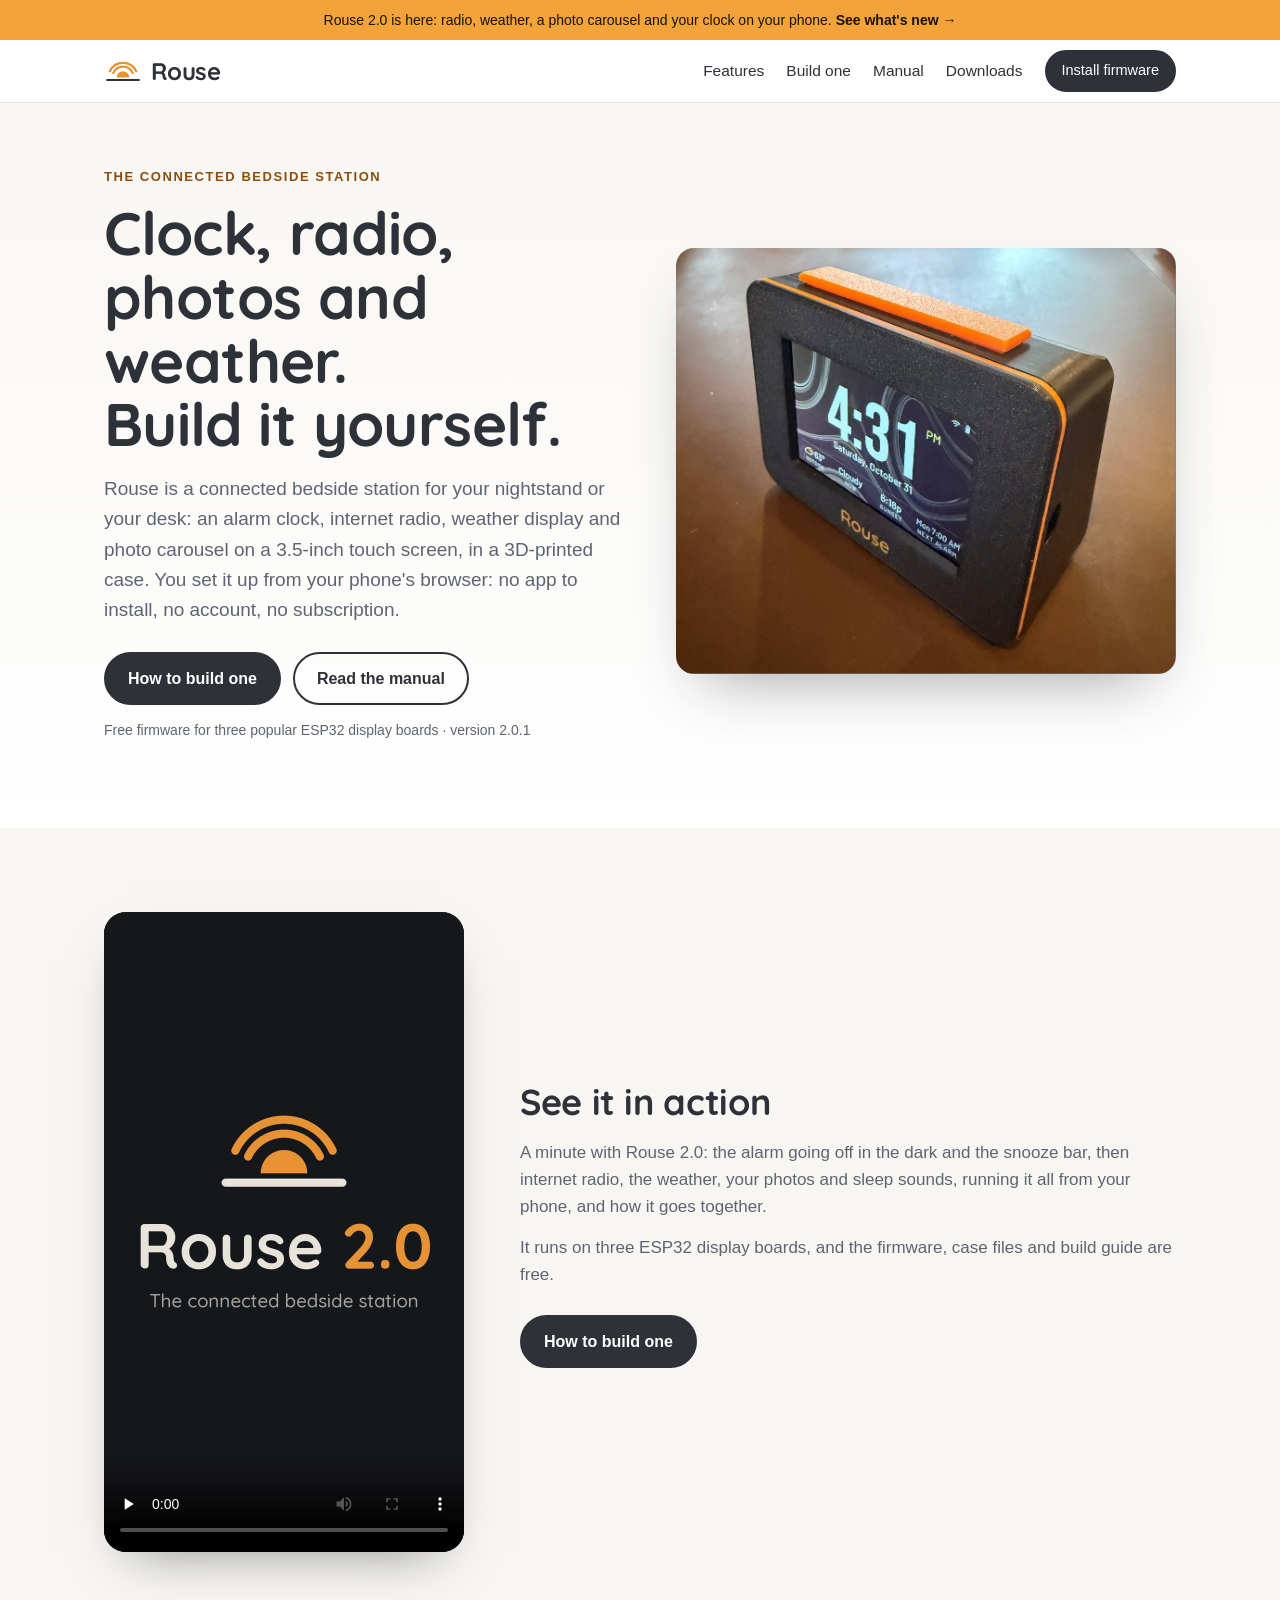
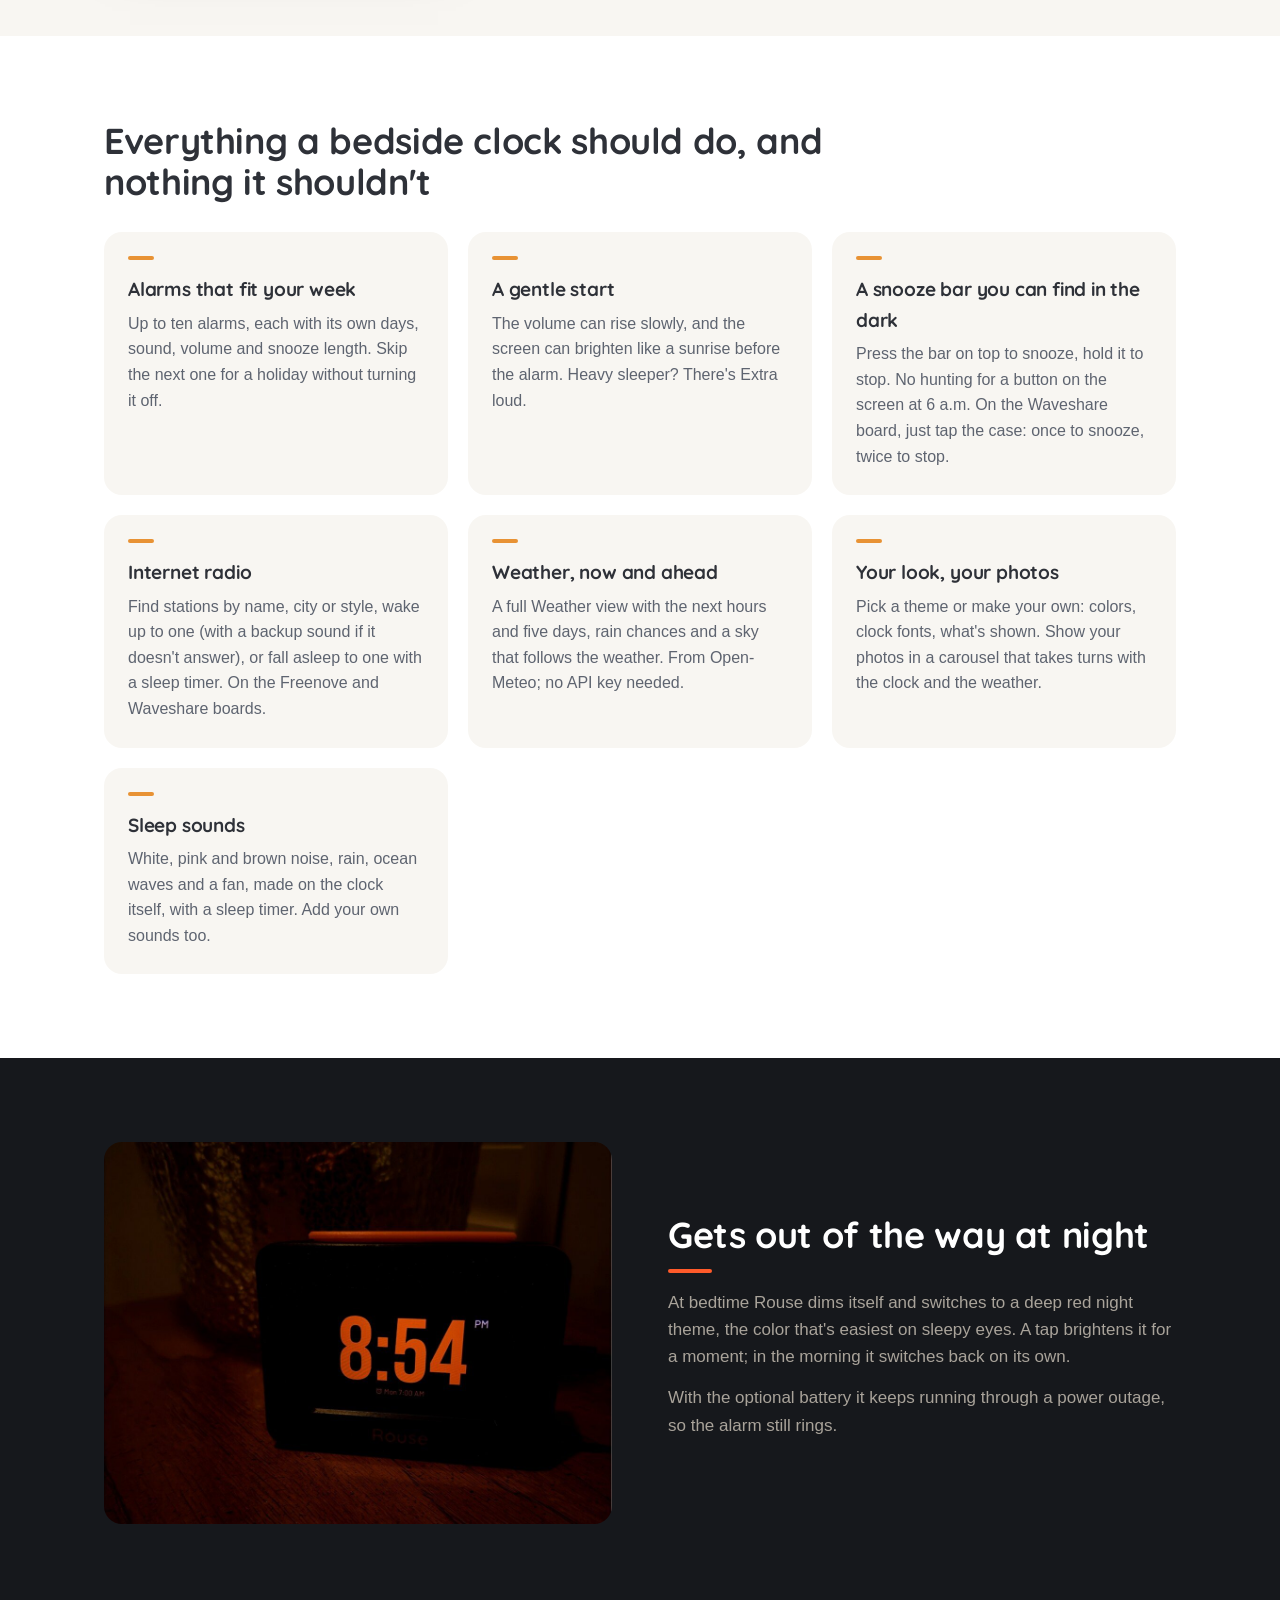
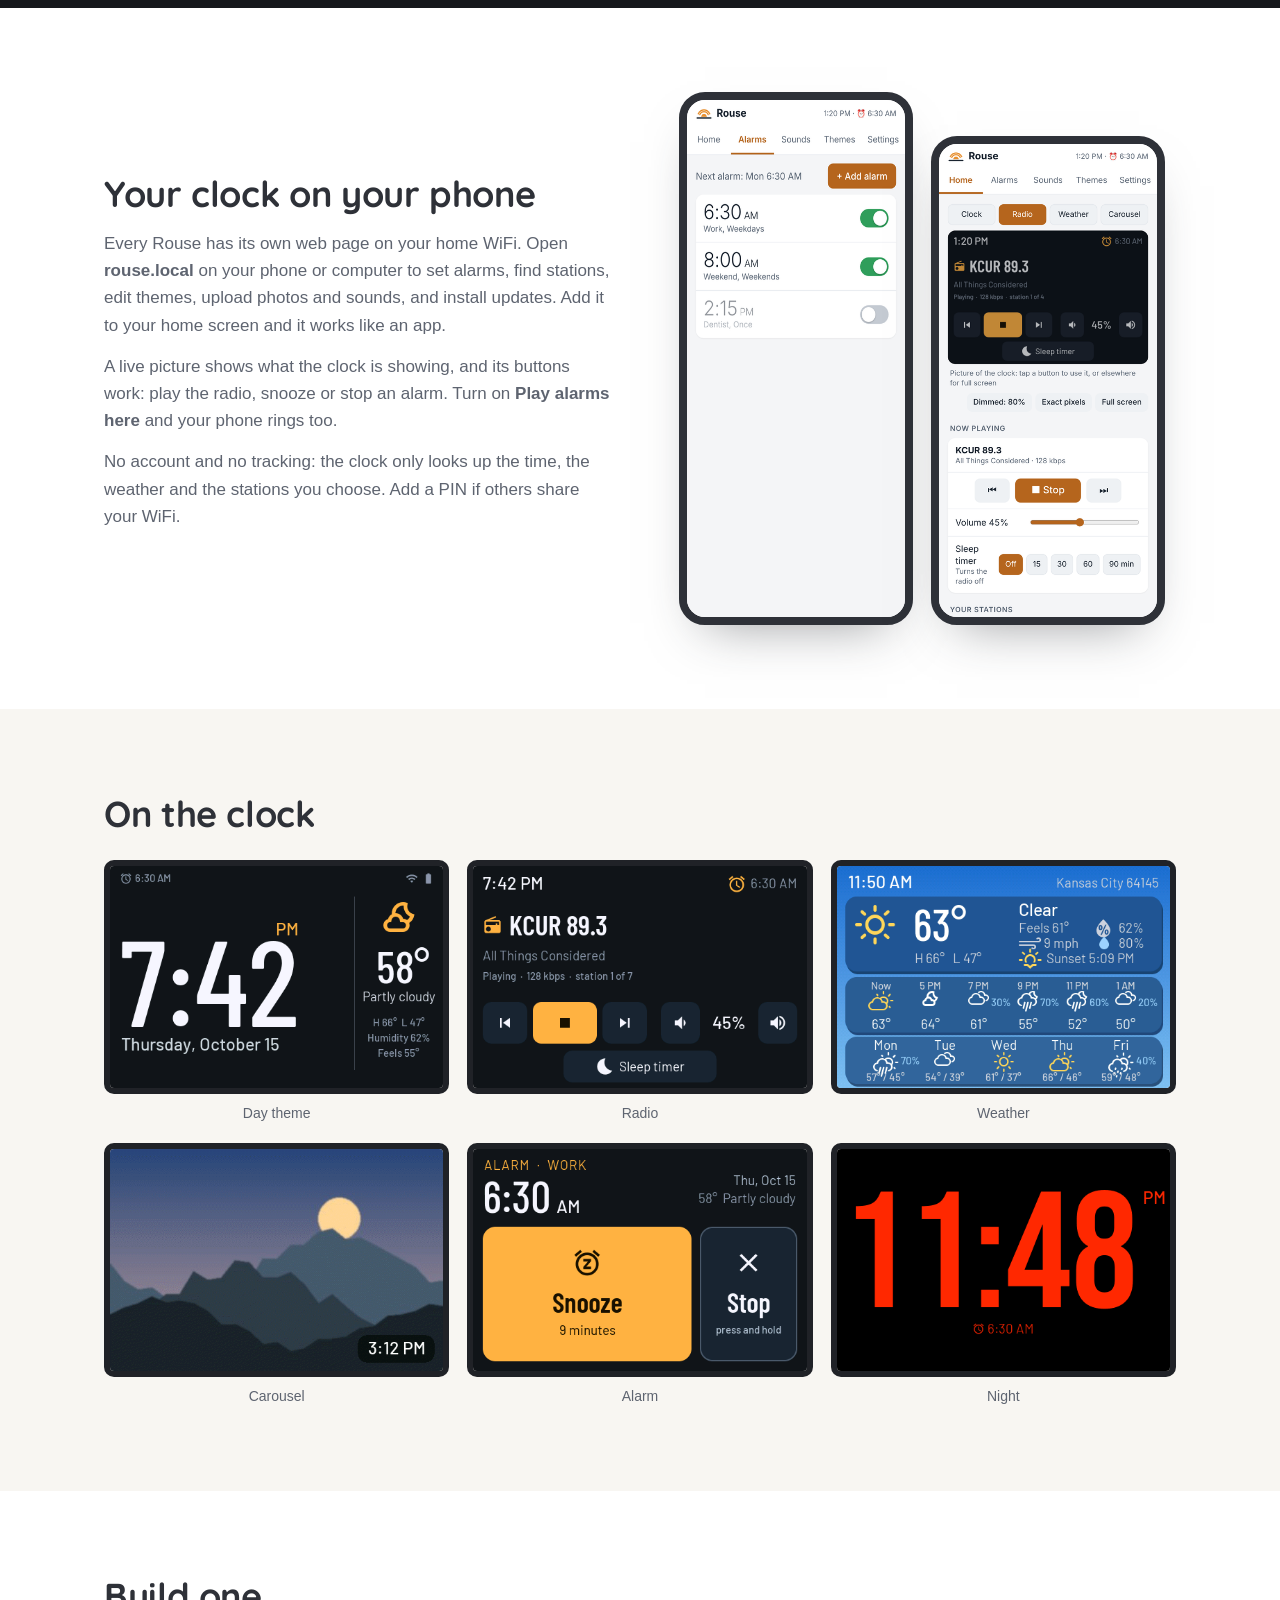
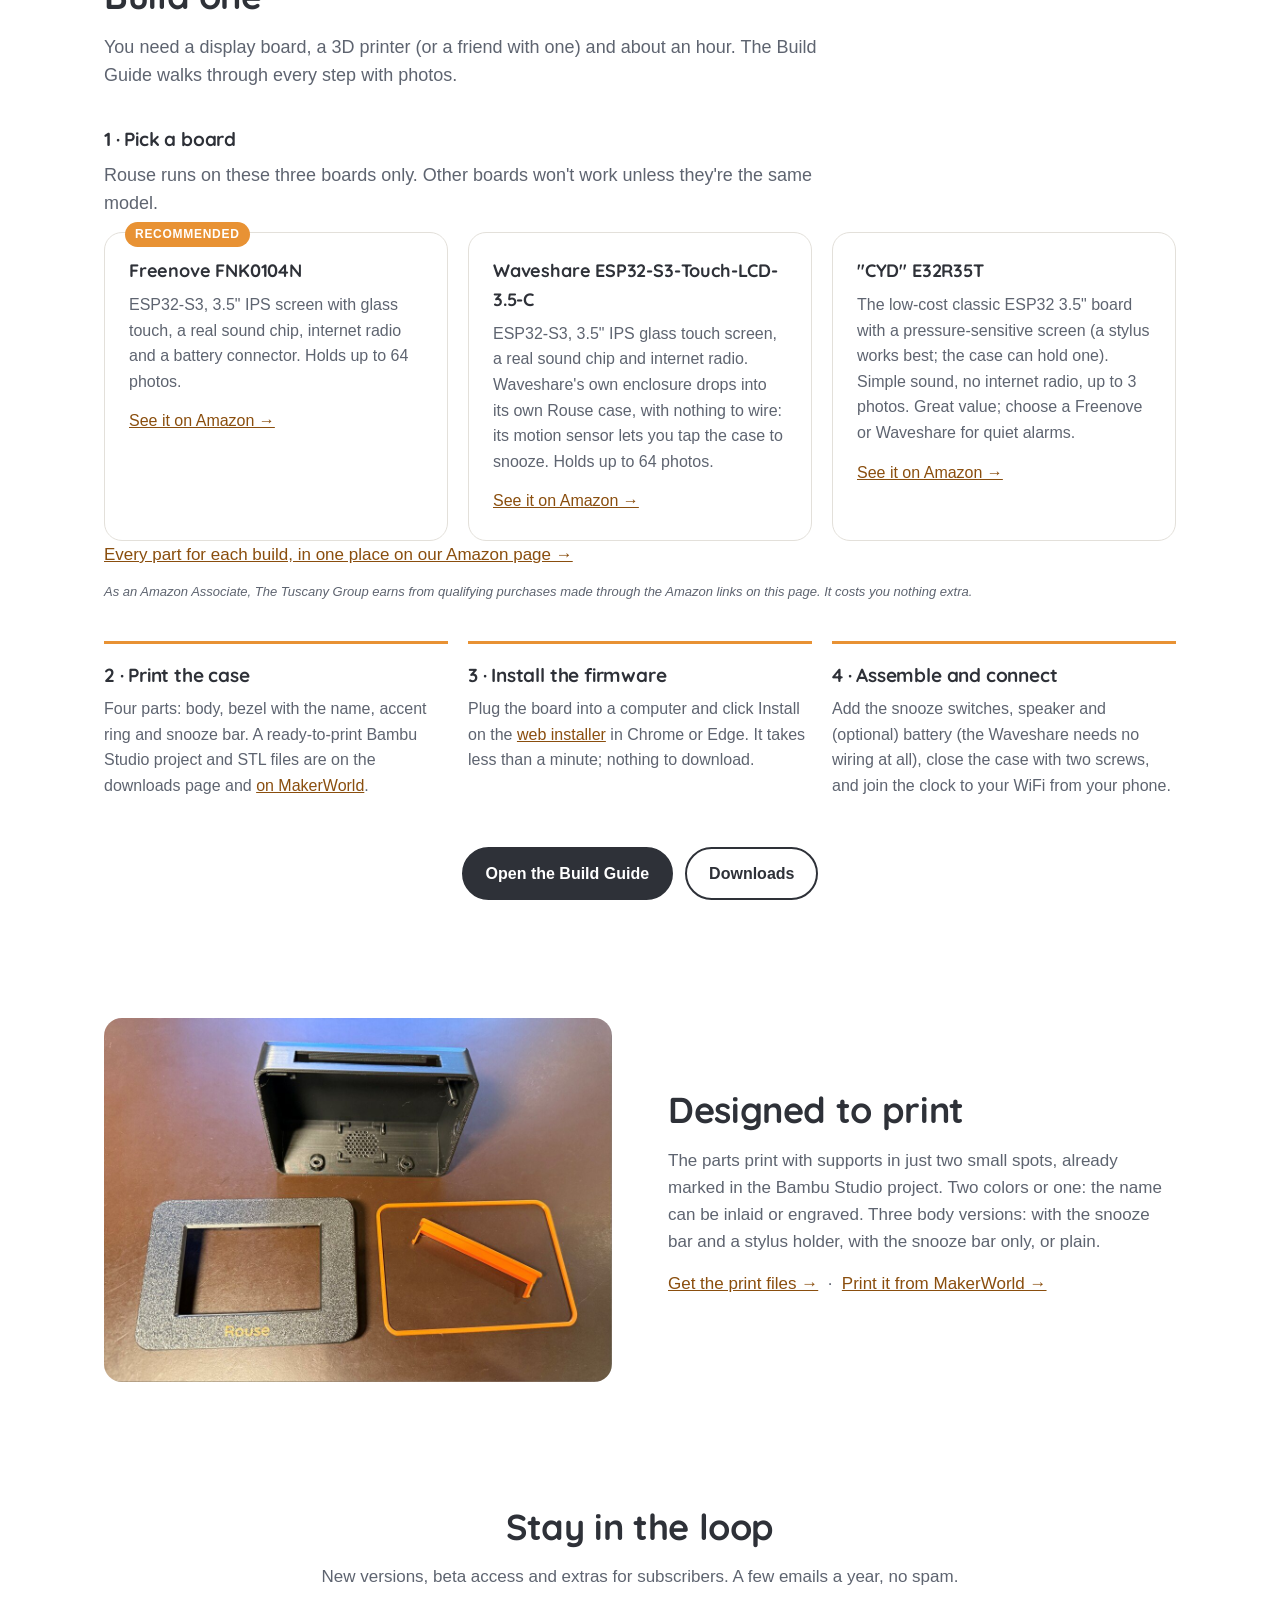
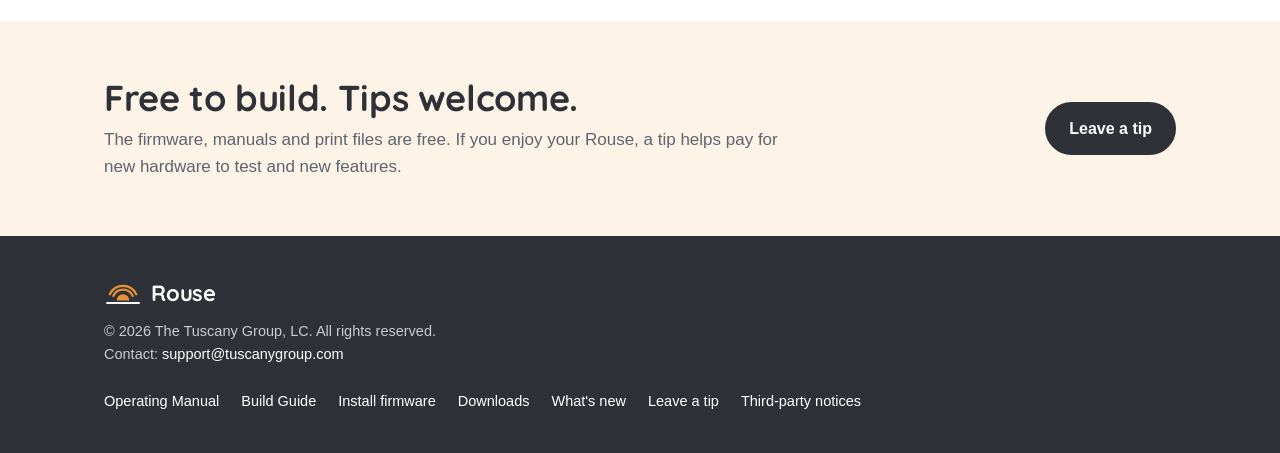
<file: index.html>
<!doctype html>
<html lang="en">
<head>
<meta charset="utf-8">
<meta name="viewport" content="width=device-width, initial-scale=1">
<title>Rouse · The connected bedside station you build yourself</title>
<meta name="description" content="Rouse is the connected bedside station: clock, radio, photos and weather on a 3.5-inch touch display, in a 3D-printed case. Set it up from your phone: no app, no account, no subscription.">
<meta property="og:title" content="Rouse · The connected bedside station you build yourself">
<meta property="og:description" content="Clock, radio, photos and weather, for your nightstand or your desk: a 3.5-inch touch display in a 3D-printed case.">
<meta property="og:image" content="https://rouseclock.com/img/hero.jpg">
<meta property="og:url" content="https://rouseclock.com/">
<meta name="theme-color" content="#2E3138">
<link rel="icon" type="image/png" href="img/icon.png">
<link rel="apple-touch-icon" href="img/apple-touch-icon.png">
<link rel="stylesheet" href="site.css?v=2.0.1">
</head>
<body>

<a class="banner" href="whats-new/">Rouse 2.0 is here: radio, weather, a photo carousel and your clock on your phone. <b>See what's new →</b></a>
<header class="top">
  <div class="bar">
    <a class="brand" href="./" aria-label="Rouse home"><svg viewBox="0 0 120 84" aria-hidden="true"><path d="M18.3 44.6 A46 46 0 0 1 101.7 44.6" fill="none" stroke="#E89234" stroke-width="7" stroke-linecap="round"/><path d="M29.2 49.6 A34 34 0 0 1 90.8 49.6" fill="none" stroke="#E89234" stroke-width="7" stroke-linecap="round"/><path d="M40 64 A20 20 0 0 1 80 64 Z" fill="#E89234"/><line x1="10" y1="72" x2="110" y2="72" stroke="currentColor" stroke-width="7" stroke-linecap="round"/></svg><span>Rouse</span></a>
    <nav aria-label="Main">
      <a href="#features">Features</a>
      <a href="#build">Build one</a>
      <a href="manual/">Manual</a>
      <a href="downloads/">Downloads</a>
      <a class="btn small" href="flasher/">Install firmware</a>
    </nav>
  </div>
</header>

<main>

<section class="hero">
  <div class="wrap hero-grid">
    <div class="hero-text">
      <p class="eyebrow">The connected bedside station</p>
      <h1>Clock, radio, photos and weather.<br>Build it yourself.</h1>
      <p class="lede">Rouse is a connected bedside station for your nightstand or your desk: an alarm clock, internet radio, weather display and photo carousel
        on a 3.5-inch touch screen, in a 3D-printed case. You set it up from your phone's browser: no app to install, no account, no subscription.</p>
      <div class="cta">
        <a class="btn" href="#build">How to build one</a>
        <a class="btn ghost" href="manual/">Read the manual</a>
      </div>
      <p class="fine">Free firmware for three popular ESP32 display boards · version 2.0.1</p>
    </div>
    <figure class="hero-photo">
      <img src="img/hero.jpg" width="1077" height="919" alt="A Rouse clock on a nightstand, seen from a slight angle: dark case, orange snooze bar on top, the time 4:31 on the screen with the date and weather below it">
    </figure>
  </div>
</section>

<section id="video" class="video">
  <div class="wrap split">
    <figure class="video-frame">
      <video controls playsinline preload="none" poster="video/rouse-2.0-poster.jpg" width="720" height="1280"
             aria-label="A one-minute video of Rouse: the alarm in the dark, the snooze bar, radio, weather, photos, sleep sounds, the clock on a phone and the build">
        <source src="video/rouse-2.0.mp4" type="video/mp4">
      </video>
    </figure>
    <div>
      <h2>See it in action</h2>
      <p>A minute with Rouse 2.0: the alarm going off in the dark and the snooze bar, then internet radio, the weather,
        your photos and sleep sounds, running it all from your phone, and how it goes together.</p>
      <p>It runs on three ESP32 display boards, and the firmware, case files and build guide are free.</p>
      <div class="cta"><a class="btn" href="#build">How to build one</a></div>
    </div>
  </div>
  <script>
    // count each page view's first play in GoatCounter (no cookies)
    (function () { var v = document.querySelector('#video video'), done = false;
      v.addEventListener('play', function () { if (done) return; done = true;
        try { window.goatcounter && window.goatcounter.count({ path: 'video-play', title: 'Rouse 2.0 video', event: true }); } catch (e) {} }); })();
  </script>
</section>

<section id="features" class="features">
  <div class="wrap">
    <h2>Everything a bedside clock should do, and nothing it shouldn't</h2>
    <div class="grid3">
      <article>
        <h3>Alarms that fit your week</h3>
        <p>Up to ten alarms, each with its own days, sound, volume and snooze length. Skip the next one for a holiday without turning it off.</p>
      </article>
      <article>
        <h3>A gentle start</h3>
        <p>The volume can rise slowly, and the screen can brighten like a sunrise before the alarm. Heavy sleeper? There's Extra loud.</p>
      </article>
      <article>
        <h3>A snooze bar you can find in the dark</h3>
        <p>Press the bar on top to snooze, hold it to stop. No hunting for a button on the screen at 6 a.m. On the Waveshare board, just tap the case: once to snooze, twice to stop.</p>
      </article>
      <article>
        <h3>Internet radio</h3>
        <p>Find stations by name, city or style, wake up to one (with a backup sound if it doesn't answer), or fall asleep to one with a sleep timer. On the Freenove and Waveshare boards.</p>
      </article>
      <article>
        <h3>Weather, now and ahead</h3>
        <p>A full Weather view with the next hours and five days, rain chances and a sky that follows the weather. From Open-Meteo; no API key needed.</p>
      </article>
      <article>
        <h3>Your look, your photos</h3>
        <p>Pick a theme or make your own: colors, clock fonts, what's shown. Show your photos in a carousel that takes turns with the clock and the weather.</p>
      </article>
      <article>
        <h3>Sleep sounds</h3>
        <p>White, pink and brown noise, rain, ocean waves and a fan, made on the clock itself, with a sleep timer. Add your own sounds too.</p>
      </article>
    </div>
  </div>
</section>

<section class="night">
  <div class="wrap split">
    <figure><img src="img/night.jpg" width="1078" height="810" loading="lazy" alt="The clock in a dark bedroom: only dim red digits showing 8:54"></figure>
    <div>
      <h2>Gets out of the way at night</h2>
      <p>At bedtime Rouse dims itself and switches to a deep red night theme, the color that's easiest on sleepy eyes.
        A tap brightens it for a moment; in the morning it switches back on its own.</p>
      <p>With the optional battery it keeps running through a power outage, so the alarm still rings.</p>
    </div>
  </div>
</section>

<section class="phone">
  <div class="wrap split rev">
    <div>
      <h2>Your clock on your phone</h2>
      <p>Every Rouse has its own web page on your home WiFi. Open <b>rouse.local</b> on your phone or computer to set alarms,
        find stations, edit themes, upload photos and sounds, and install updates. Add it to your home screen and it works like an app.</p>
      <p>A live picture shows what the clock is showing, and its buttons work: play the radio, snooze or stop an alarm. Turn on <b>Play alarms here</b> and your phone rings too.</p>
      <p>No account and no tracking: the clock only looks up the time, the weather and the stations you choose. Add a PIN if others share your WiFi.</p>
    </div>
    <div class="shots">
      <img src="img/web-alarms.png" width="398" height="864" loading="lazy" alt="The clock's web page on a phone: the list of alarms">
      <img src="img/web-home-radio.png" width="398" height="864" loading="lazy" alt="The clock's web page on a phone: a live picture of the clock playing the radio, with its controls">
    </div>
  </div>
</section>

<section class="screens">
  <div class="wrap">
    <h2>On the clock</h2>
    <div class="screen-row">
      <figure><img src="img/clock-classic.png" width="480" height="320" loading="lazy" alt="Clock screen with the time, date and weather"><figcaption>Day theme</figcaption></figure>
      <figure><img src="img/clock-radio.png" width="480" height="320" loading="lazy" alt="The Radio view: station name, what's playing, and play, volume and sleep timer buttons"><figcaption>Radio</figcaption></figure>
      <figure><img src="img/clock-weather.png" width="480" height="320" loading="lazy" alt="The Weather view: now, the next hours and the next five days"><figcaption>Weather</figcaption></figure>
      <figure><img src="img/clock-photos.png" width="480" height="320" loading="lazy" alt="The Carousel showing one of your photos"><figcaption>Carousel</figcaption></figure>
      <figure><img src="img/clock-ringing.png" width="480" height="320" loading="lazy" alt="Alarm ringing, with big Snooze and Stop buttons"><figcaption>Alarm</figcaption></figure>
      <figure><img src="img/clock-night.png" width="480" height="320" loading="lazy" alt="Dim red night theme"><figcaption>Night</figcaption></figure>
    </div>
  </div>
</section>

<section id="build" class="build">
  <div class="wrap">
    <h2>Build one</h2>
    <p class="intro">You need a display board, a 3D printer (or a friend with one) and about an hour. The Build Guide walks through every step with photos.</p>

    <h3 class="sub">1 · Pick a board</h3>
    <p class="intro">Rouse runs on these three boards only. Other boards won't work unless they're the same model.</p>
    <div class="grid3 boards">
      <article>
        <p class="tag">Recommended</p>
        <h4>Freenove FNK0104N</h4>
        <p>ESP32-S3, 3.5" IPS screen with glass touch, a real sound chip, internet radio and a battery connector. Holds up to 64 photos.</p>
        <p><a href="https://www.amazon.com/dp/B0H1VHJHS4?tag=tuscanygroup-20" rel="sponsored noopener" target="_blank" data-goatcounter-click="amazon/home/B0H1VHJHS4" data-goatcounter-title="Freenove">See it on Amazon →</a></p>
      </article>
      <article>
        <h4>Waveshare ESP32-S3-Touch-LCD-3.5-C</h4>
        <p>ESP32-S3, 3.5" IPS glass touch screen, a real sound chip and internet radio. Waveshare's own enclosure drops into its own Rouse case, with nothing to wire: its motion sensor lets you tap the case to snooze. Holds up to 64 photos.</p>
        <p><a href="https://www.amazon.com/dp/B0F9W5JM2M?tag=tuscanygroup-20" rel="sponsored noopener" target="_blank" data-goatcounter-click="amazon/home/B0F9W5JM2M" data-goatcounter-title="Waveshare">See it on Amazon →</a></p>
      </article>
      <article>
        <h4>"CYD" E32R35T</h4>
        <p>The low-cost classic ESP32 3.5" board with a pressure-sensitive screen (a stylus works best; the case can hold one). Simple sound, no internet radio, up to 3 photos. Great value; choose a Freenove or Waveshare for quiet alarms.</p>
        <p><a href="https://www.amazon.com/dp/B0D93MBWC2?tag=tuscanygroup-20" rel="sponsored noopener" target="_blank" data-goatcounter-click="amazon/home/B0D93MBWC2" data-goatcounter-title="CYD">See it on Amazon →</a></p>
      </article>
    </div>
    <p><a href="https://www.amazon.com/shop/tuscanygroup?tag=tuscanygroup-20" rel="sponsored noopener" target="_blank" data-goatcounter-click="amazon/home/storefront" data-goatcounter-title="Amazon storefront">Every part for each build, in one place on our Amazon page →</a></p>
    <p class="affiliate"><em>As an Amazon Associate, The Tuscany Group earns from qualifying purchases made through the Amazon links on this page. It costs you nothing extra.</em></p>

    <ol class="steps">
      <li><h3>2 · Print the case</h3>
        <p>Four parts: body, bezel with the name, accent ring and snooze bar. A ready-to-print Bambu Studio project and STL files are on the downloads page and <a href="https://makerworld.com/en/models/3559183-rouse-bedside-alarm-clock-for-3-5-esp32-screens" target="_blank" rel="noopener">on MakerWorld</a>.</p></li>
      <li><h3>3 · Install the firmware</h3>
        <p>Plug the board into a computer and click Install on the <a href="flasher/">web installer</a> in Chrome or Edge. It takes less than a minute; nothing to download.</p></li>
      <li><h3>4 · Assemble and connect</h3>
        <p>Add the snooze switches, speaker and (optional) battery (the Waveshare needs no wiring at all), close the case with two screws, and join the clock to your WiFi from your phone.</p></li>
    </ol>
    <div class="cta center">
      <a class="btn" href="build-guide/">Open the Build Guide</a>
      <a class="btn ghost" href="downloads/">Downloads</a>
    </div>
  </div>
</section>

<section class="parts">
  <div class="wrap split">
    <figure><img src="img/parts.jpg" width="1078" height="772" loading="lazy" alt="The printed case parts laid out: case body, bezel with the Rouse name, orange band ring and snooze bar"></figure>
    <div>
      <h2>Designed to print</h2>
      <p>The parts print with supports in just two small spots, already marked in the Bambu Studio project. Two colors or one: the name can be inlaid or engraved.
        Three body versions: with the snooze bar and a stylus holder, with the snooze bar only, or plain.</p>
      <p><a href="downloads/#case">Get the print files →</a> &nbsp;·&nbsp; <a href="https://makerworld.com/en/models/3559183-rouse-bedside-alarm-clock-for-3-5-esp32-screens" target="_blank" rel="noopener">Print it from MakerWorld →</a></p>
    </div>
  </div>
</section>

<section class="signup" id="news"><div class="signup-in"><h2>Stay in the loop</h2><p>New versions, beta access and extras for subscribers. A few emails a year, no spam.</p><div class="signup-form"><script async data-uid="9516b1b4aa" src="https://the-tuscany-group.kit.com/9516b1b4aa/index.js"></script></div></div></section>

<section class="support">
  <div class="wrap support-in">
    <div>
      <h2>Free to build. Tips welcome.</h2>
      <p>The firmware, manuals and print files are free. If you enjoy your Rouse, a tip helps pay for new hardware to test and new features.</p>
    </div>
    <a class="btn" href="https://ko-fi.com/tuscanygroup" data-goatcounter-click="tip" target="_blank" rel="noopener">Leave a tip</a>
  </div>
</section>

</main>

<footer class="foot">
  <div class="wrap foot-grid">
    <div>
      <a class="brand" href="./"><svg viewBox="0 0 120 84" aria-hidden="true"><path d="M18.3 44.6 A46 46 0 0 1 101.7 44.6" fill="none" stroke="#E89234" stroke-width="7" stroke-linecap="round"/><path d="M29.2 49.6 A34 34 0 0 1 90.8 49.6" fill="none" stroke="#E89234" stroke-width="7" stroke-linecap="round"/><path d="M40 64 A20 20 0 0 1 80 64 Z" fill="#E89234"/><line x1="10" y1="72" x2="110" y2="72" stroke="currentColor" stroke-width="7" stroke-linecap="round"/></svg><span>Rouse</span></a>
      <p>© 2026 The Tuscany Group, LC. All rights reserved.</p>
      <p>Contact: <a href="mailto:support@tuscanygroup.com">support@tuscanygroup.com</a></p>
    </div>
    <nav aria-label="Footer">
      <a href="manual/">Operating Manual</a>
      <a href="build-guide/">Build Guide</a>
      <a href="flasher/">Install firmware</a>
      <a href="downloads/">Downloads</a>
      <a href="whats-new/">What's new</a>
      <a href="https://ko-fi.com/tuscanygroup" data-goatcounter-click="tip" target="_blank" rel="noopener">Leave a tip</a>
      <a href="notices/">Third-party notices</a>
    </nav>
  </div>
</footer>

<script data-goatcounter="https://rouseclock.goatcounter.com/count" async src="https://gc.zgo.at/count.js"></script>
</body>
</html>
</file>
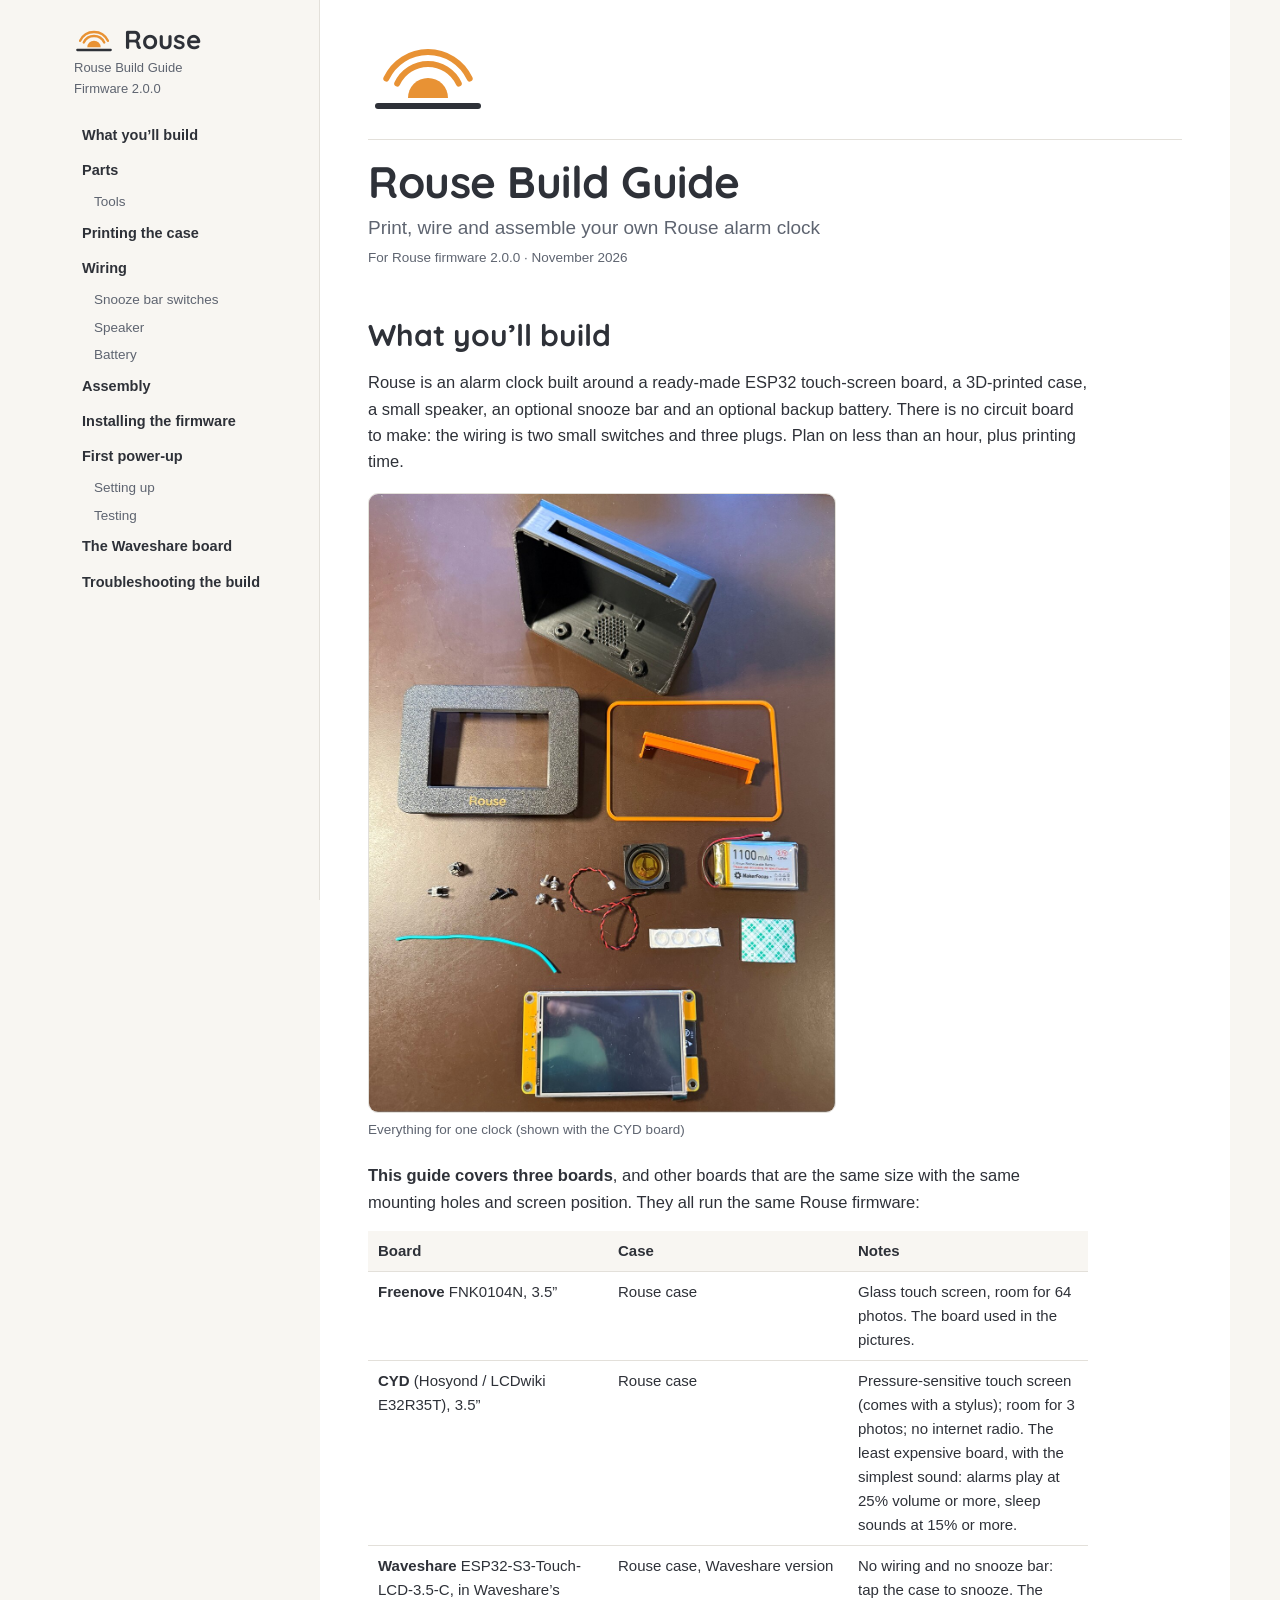
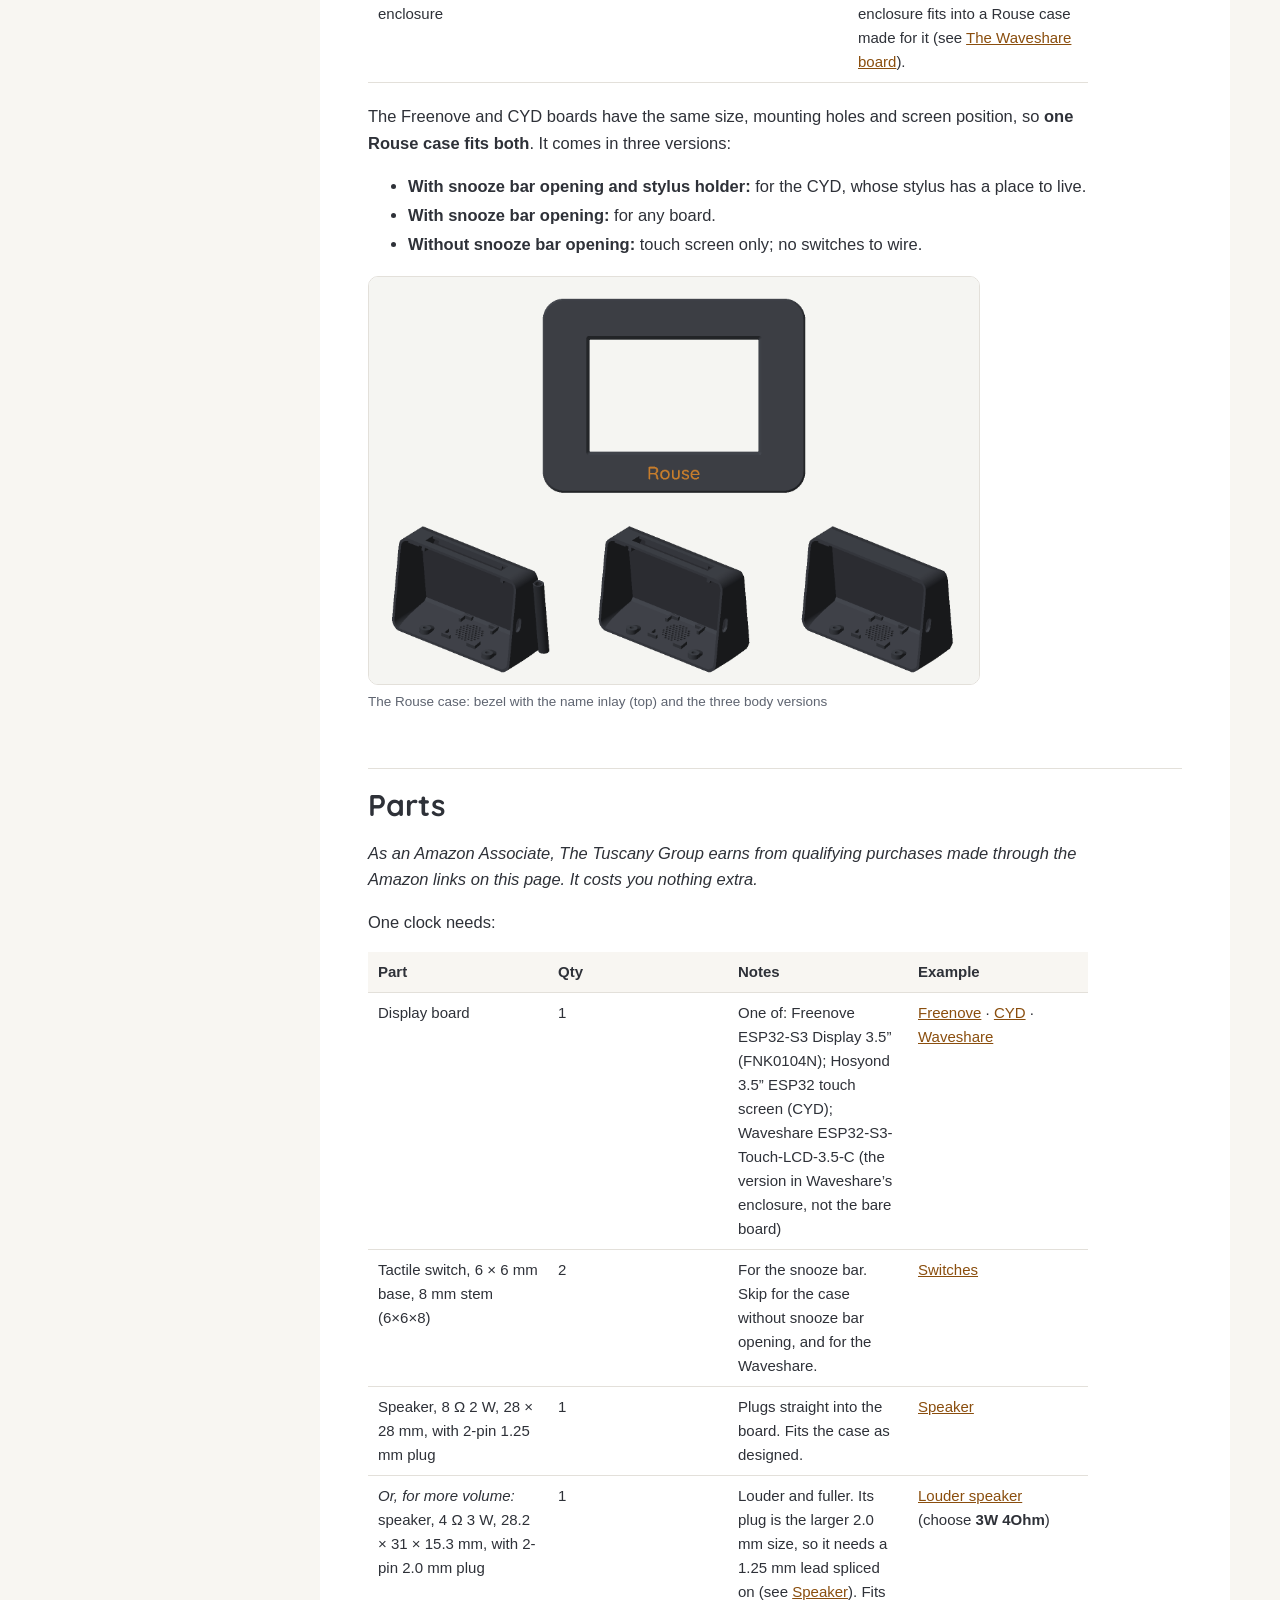
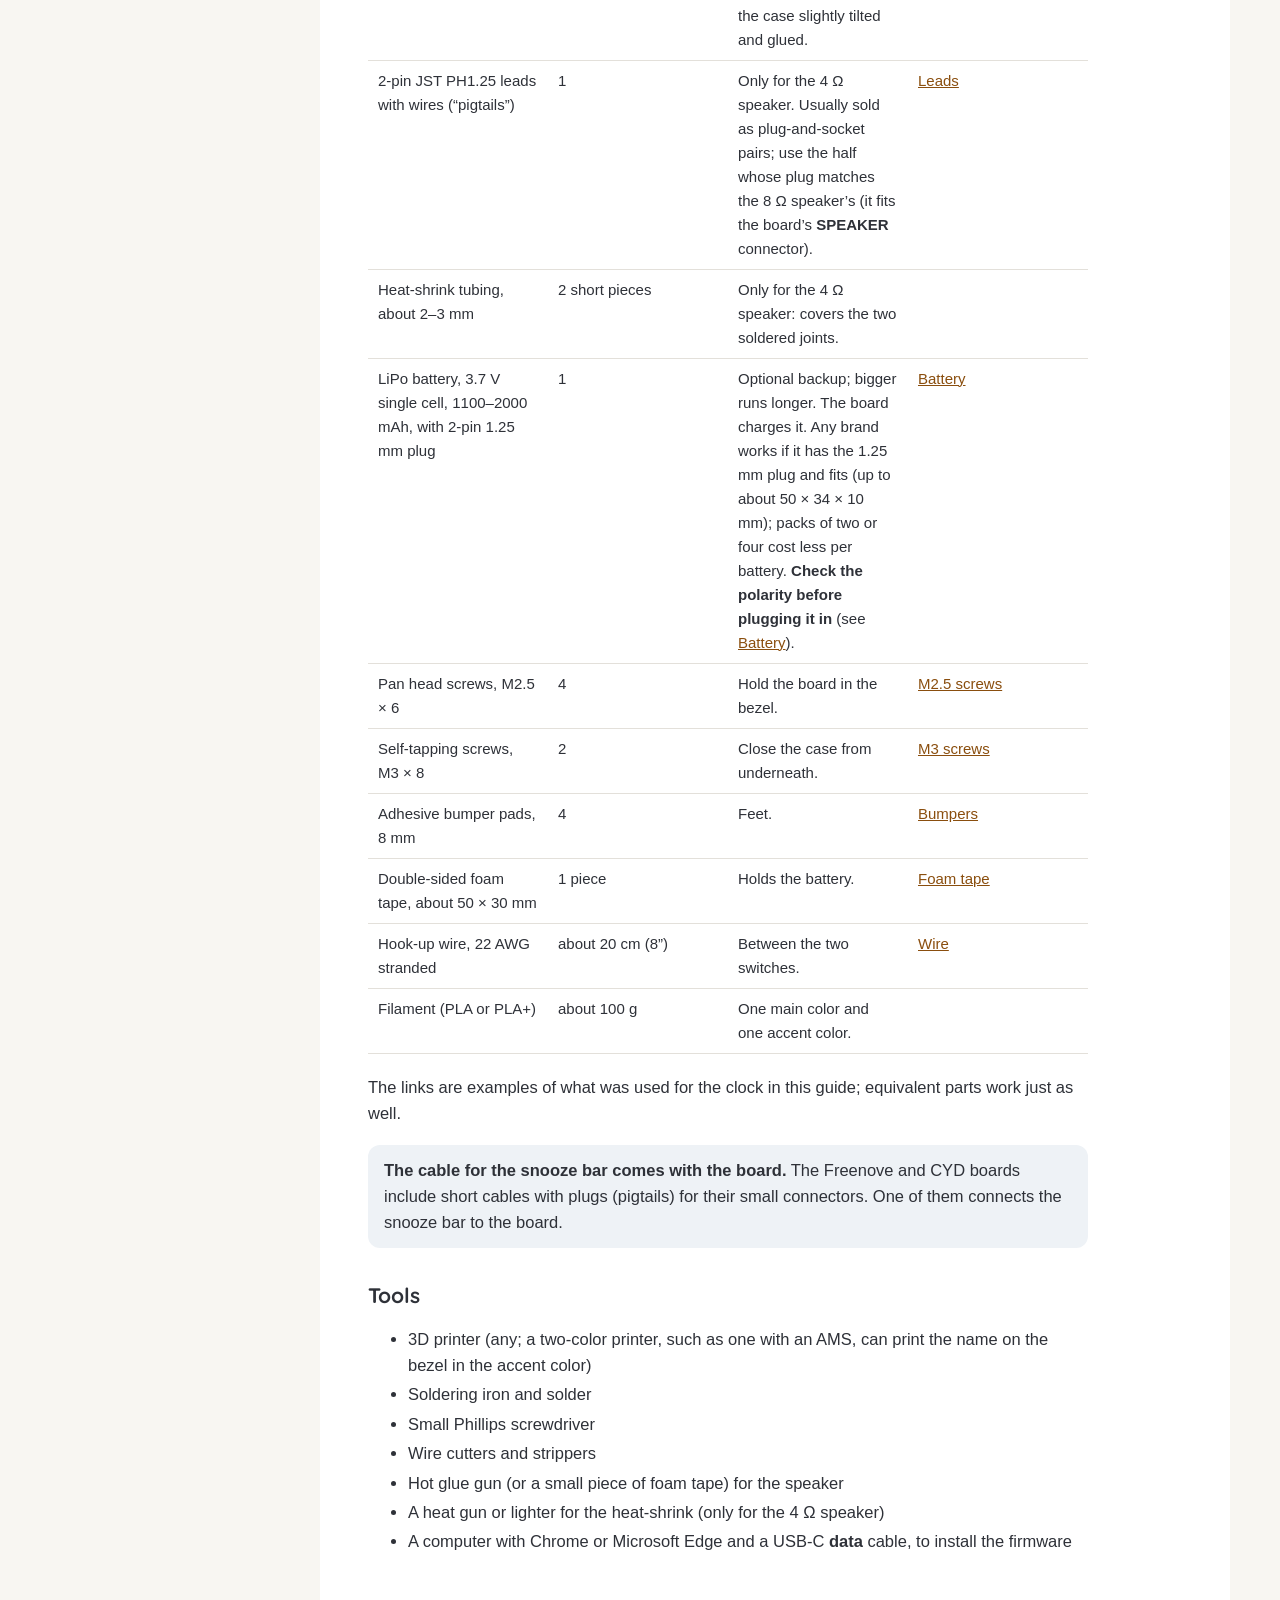
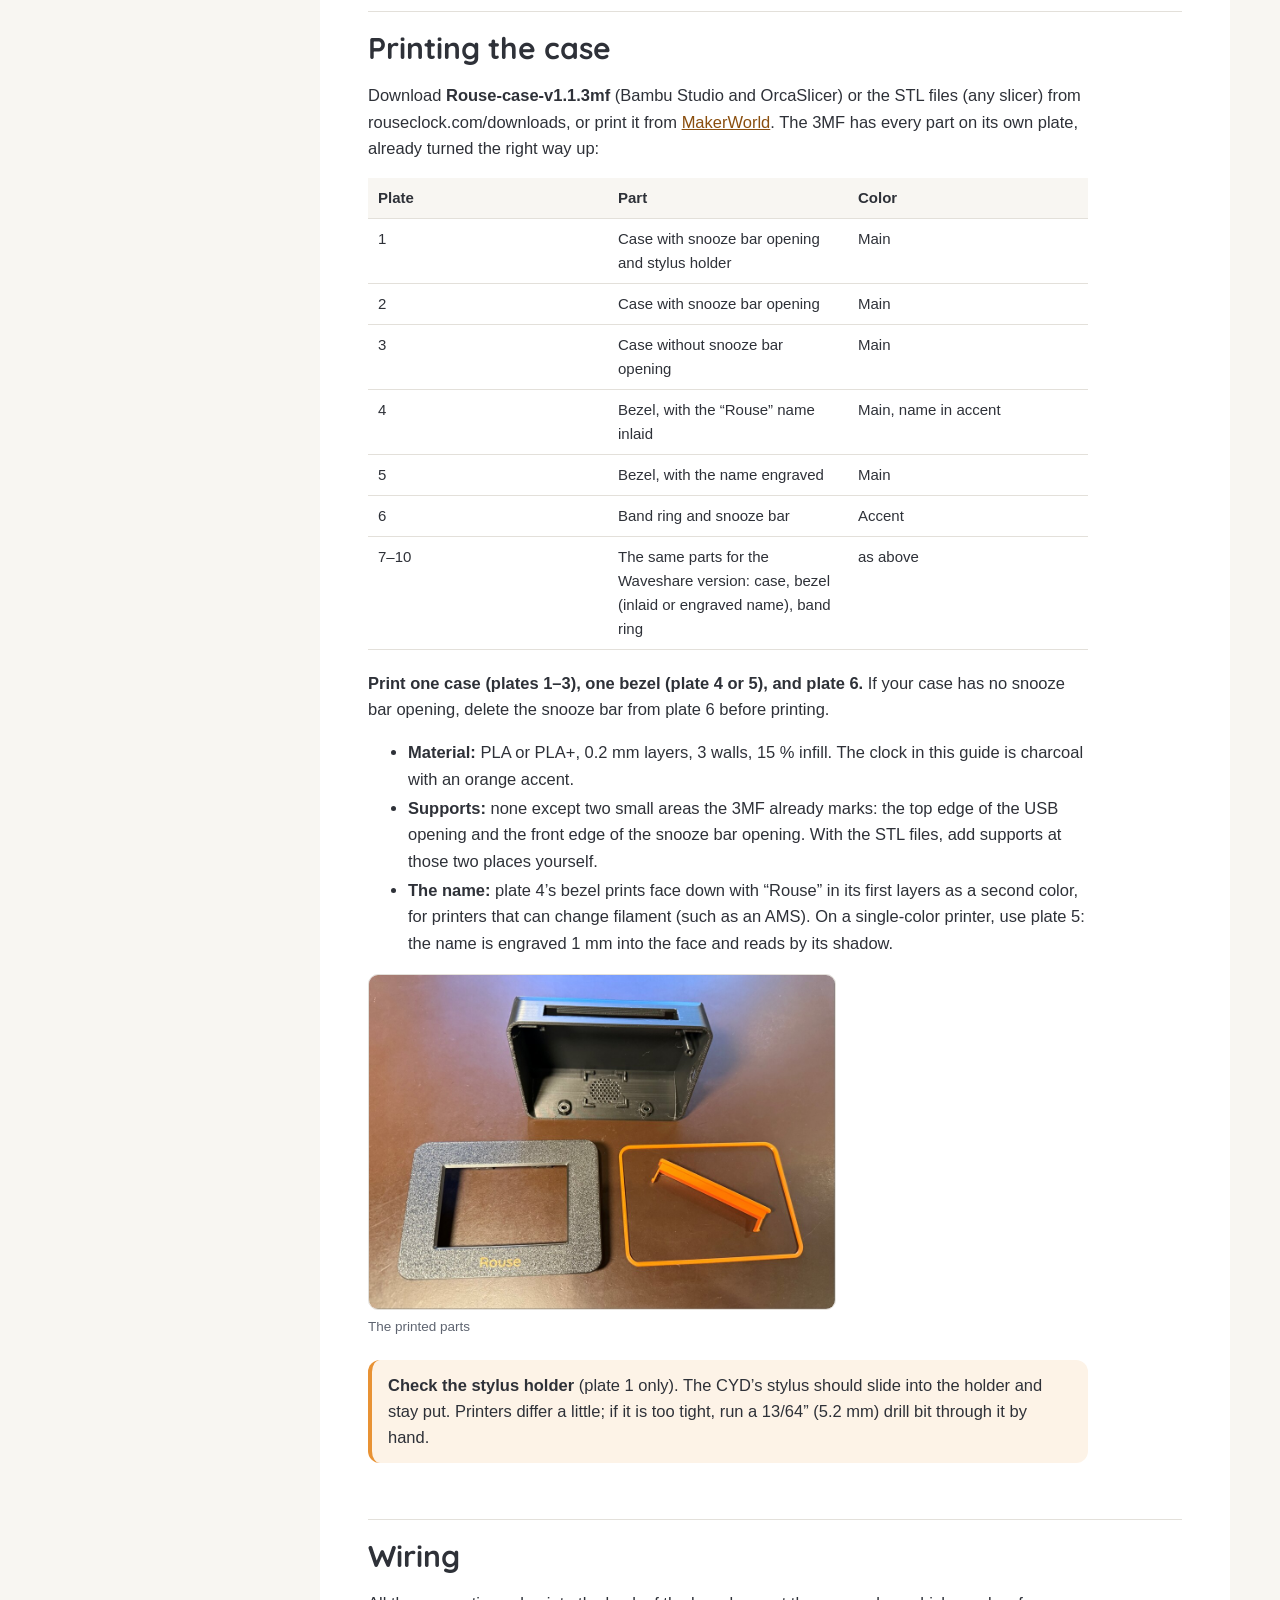
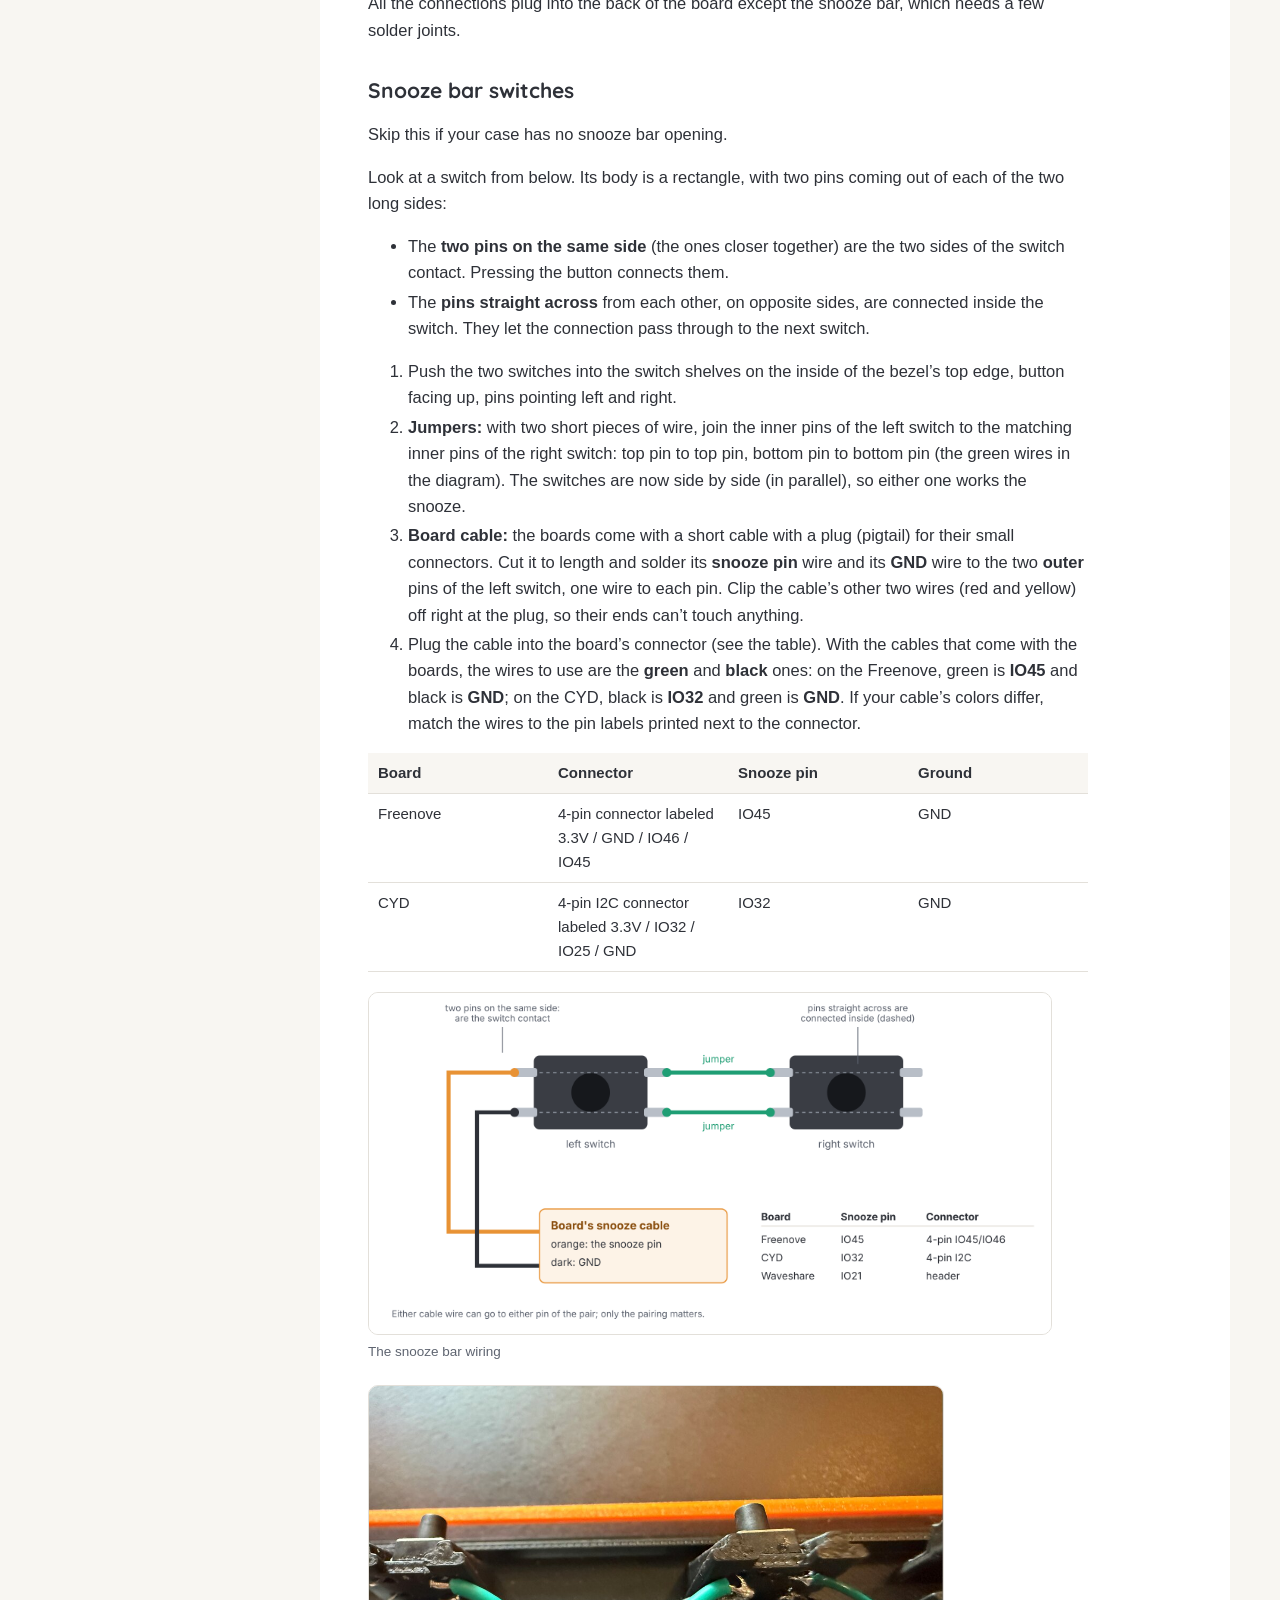
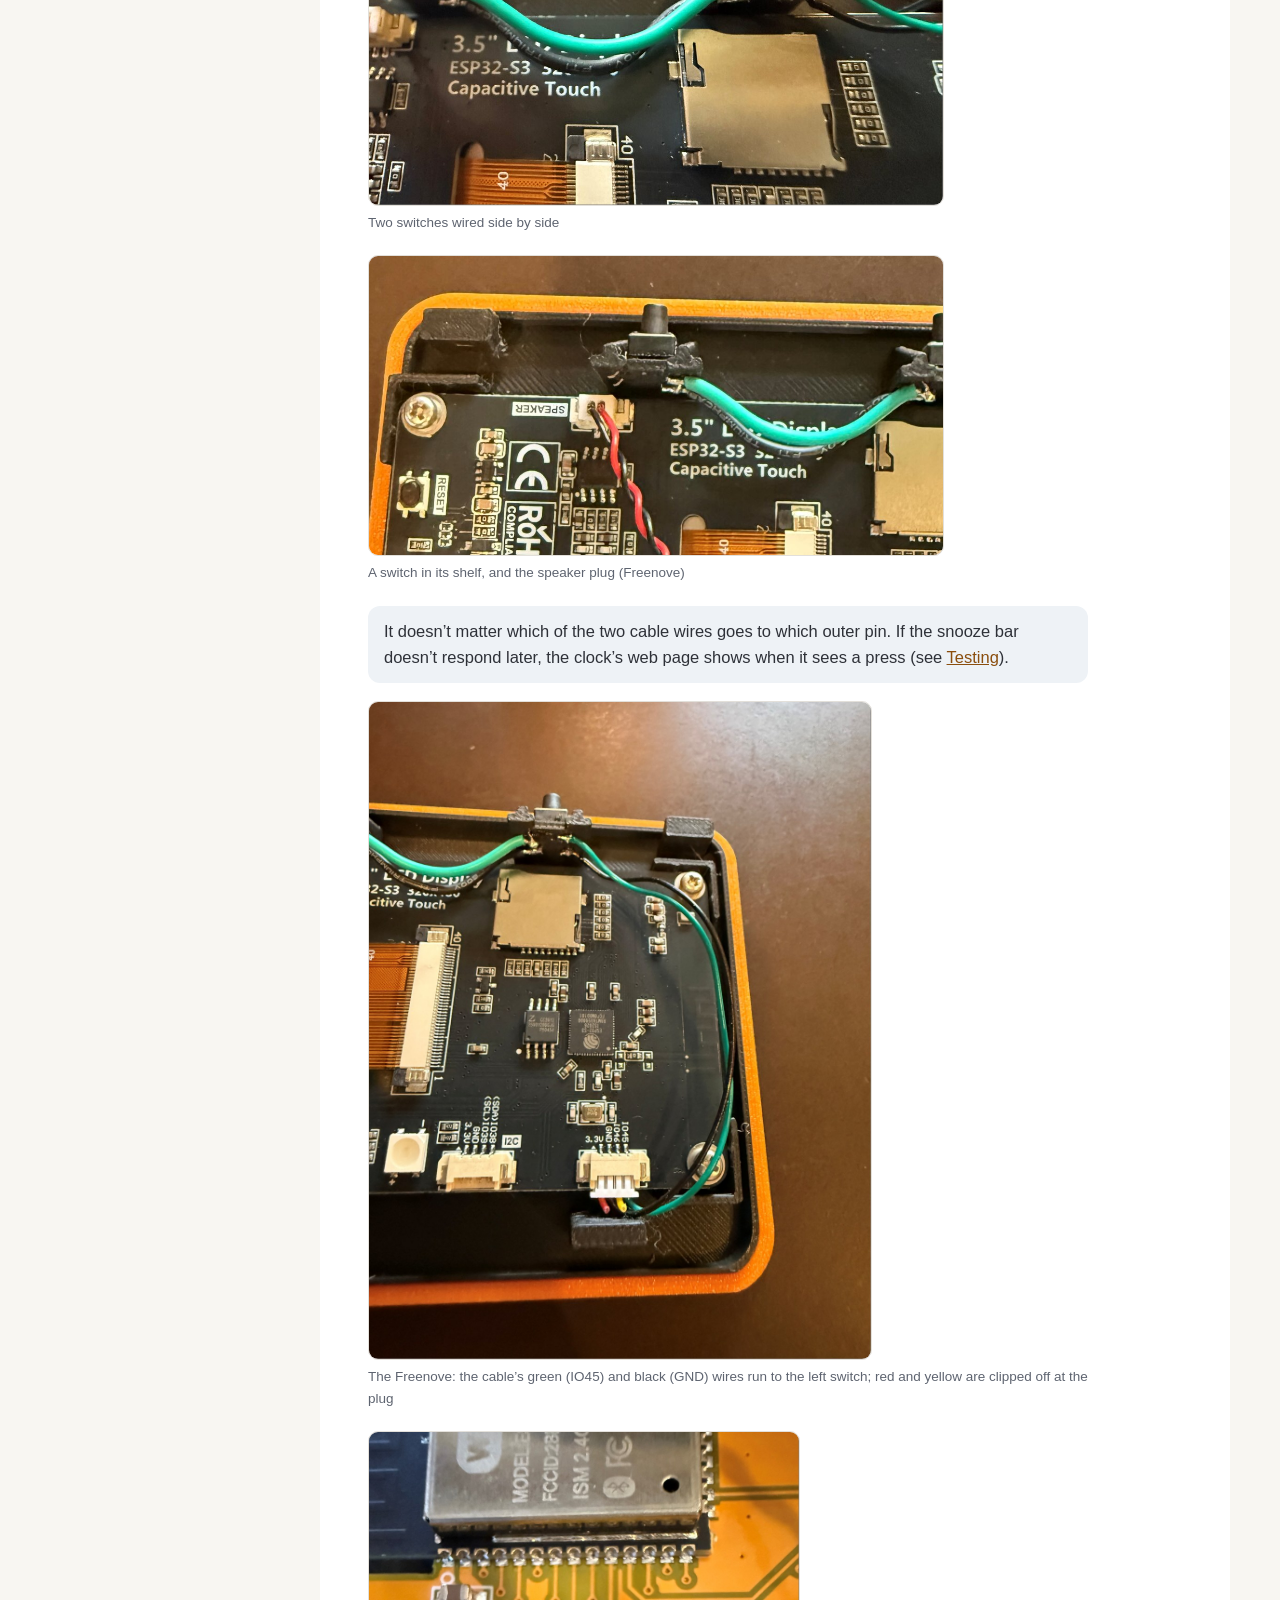
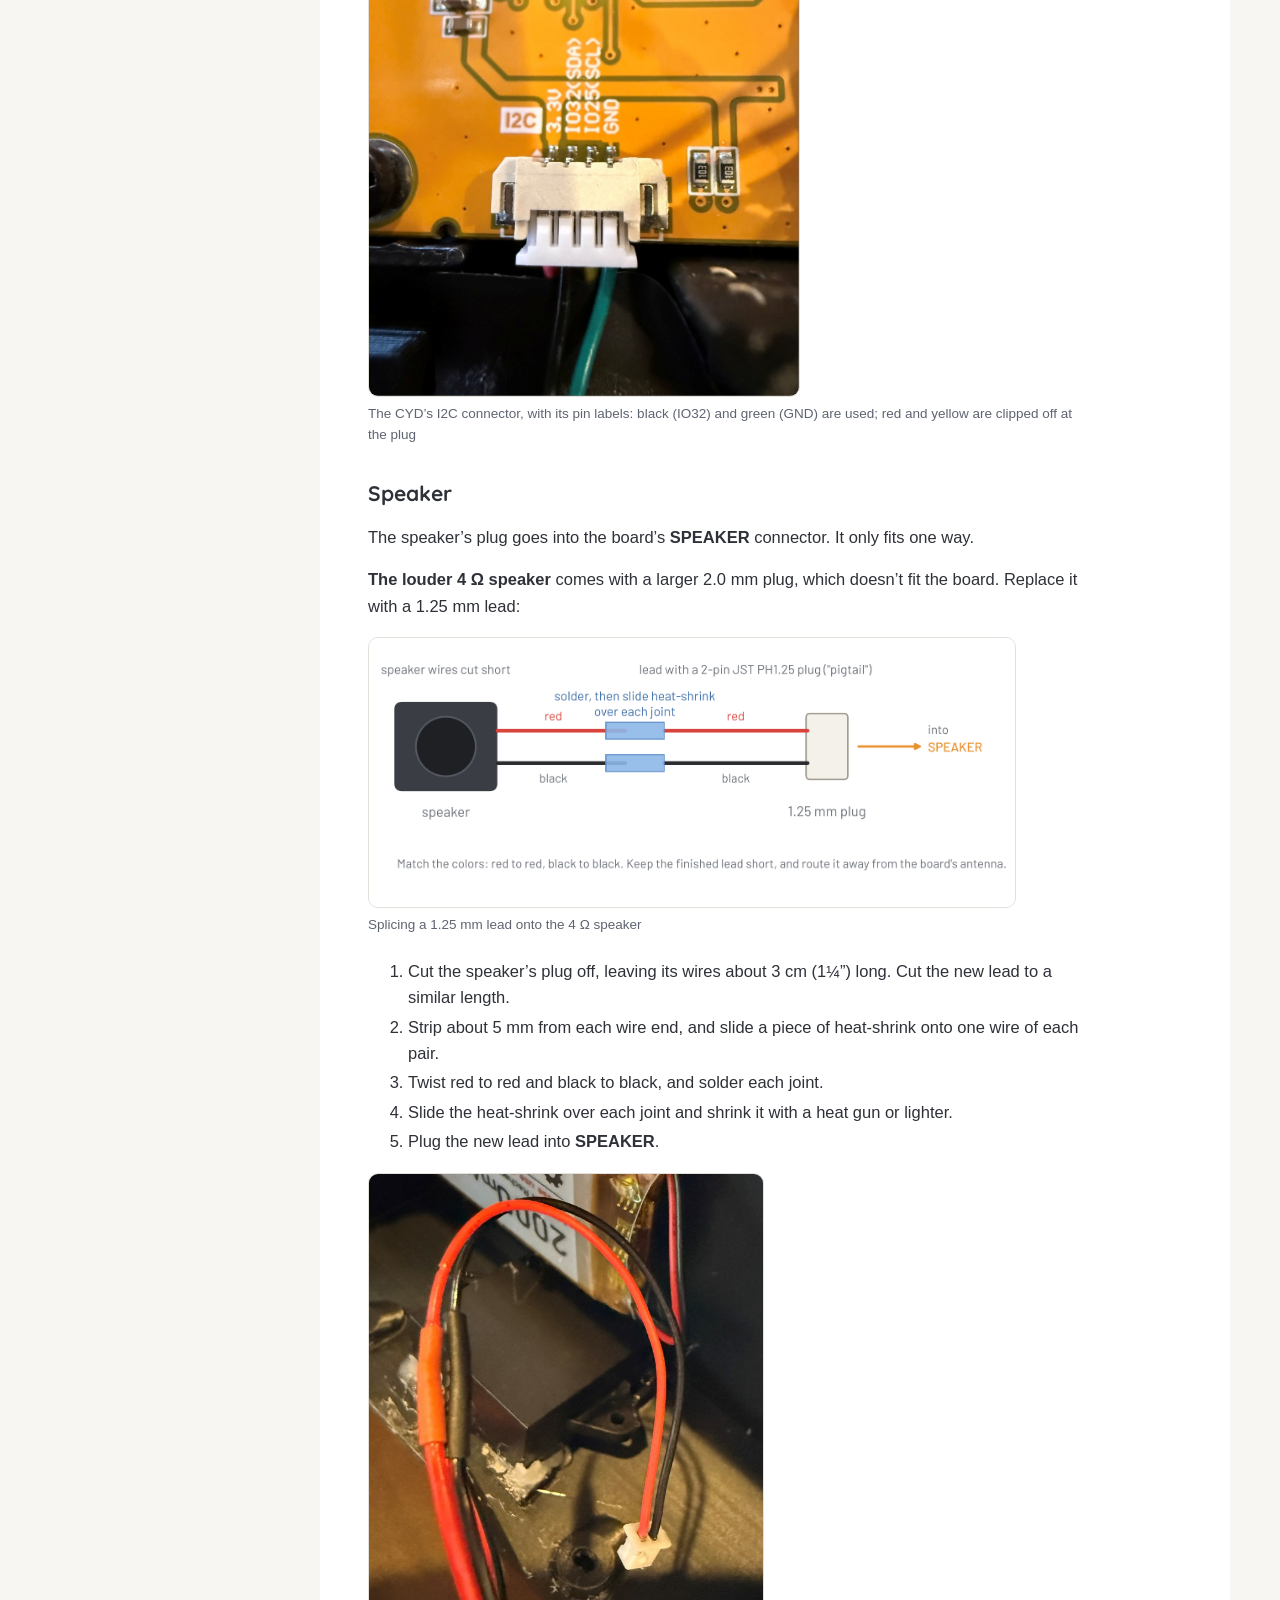
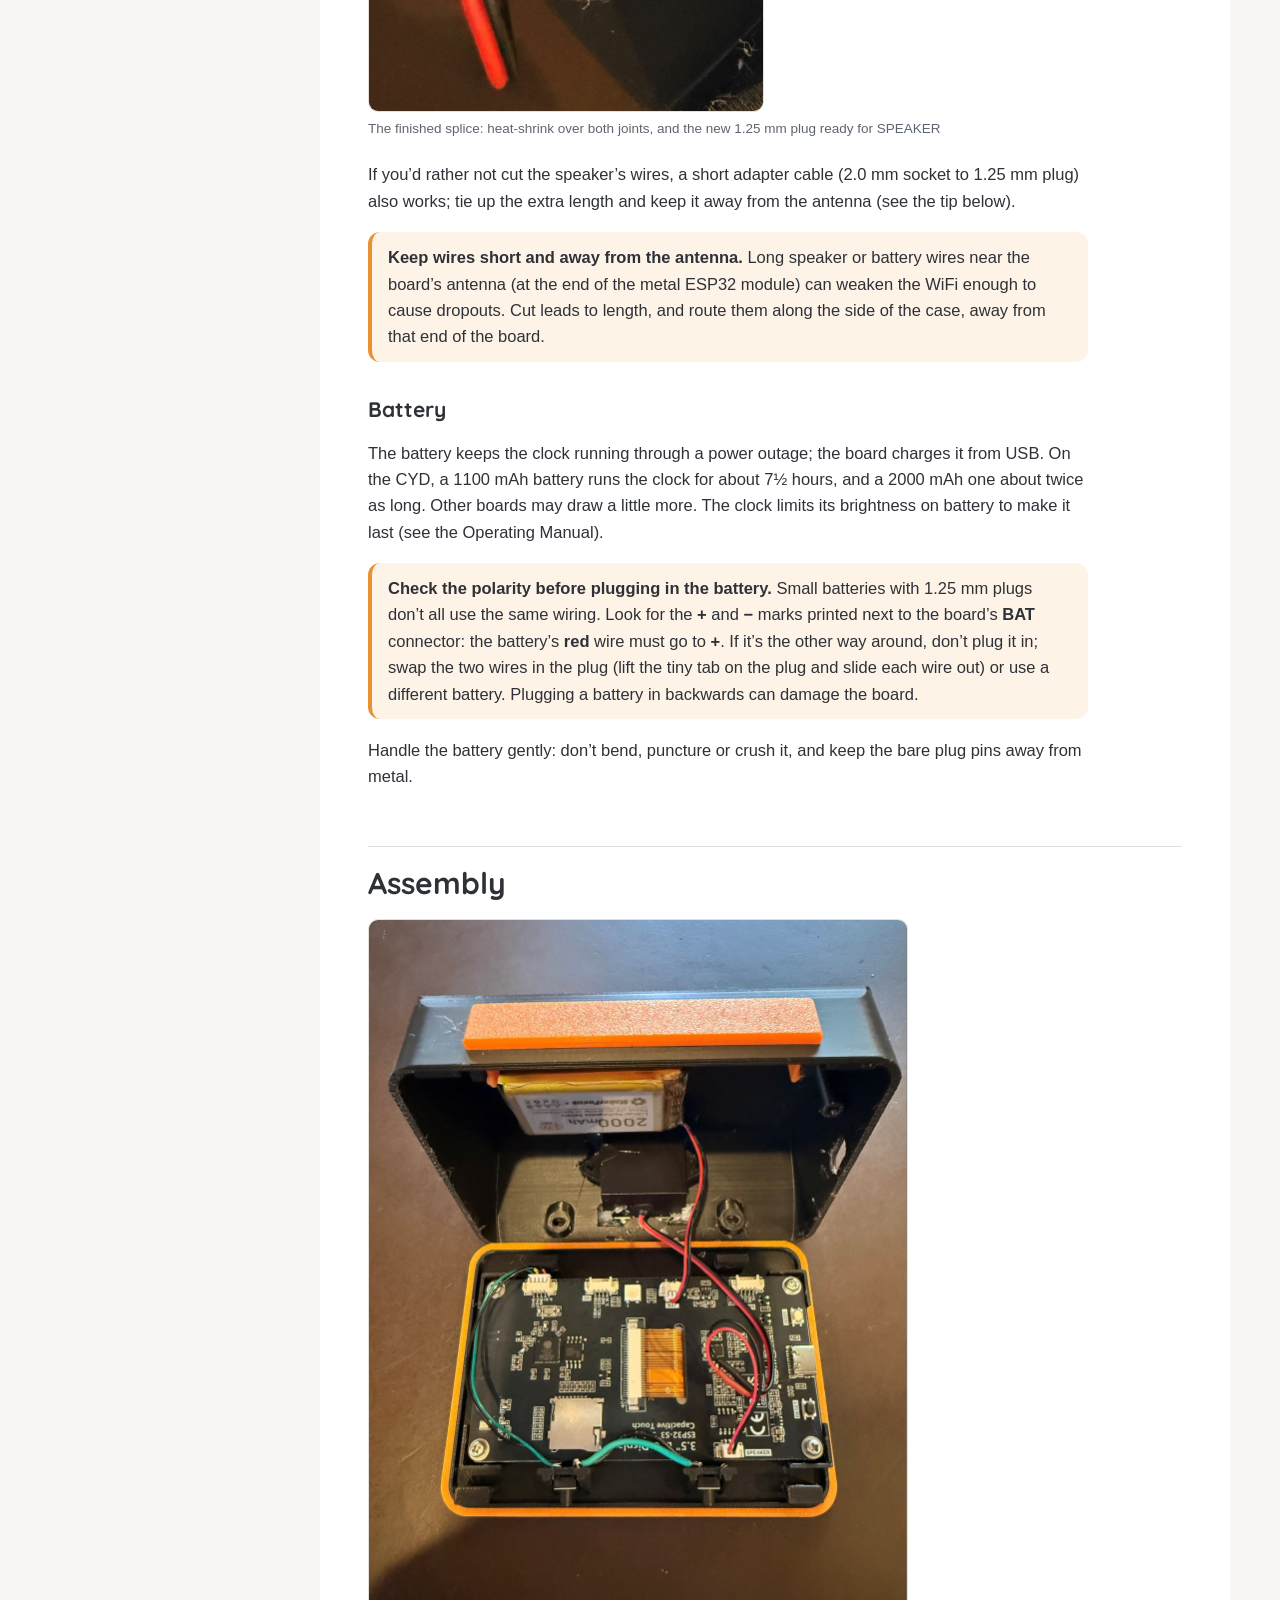
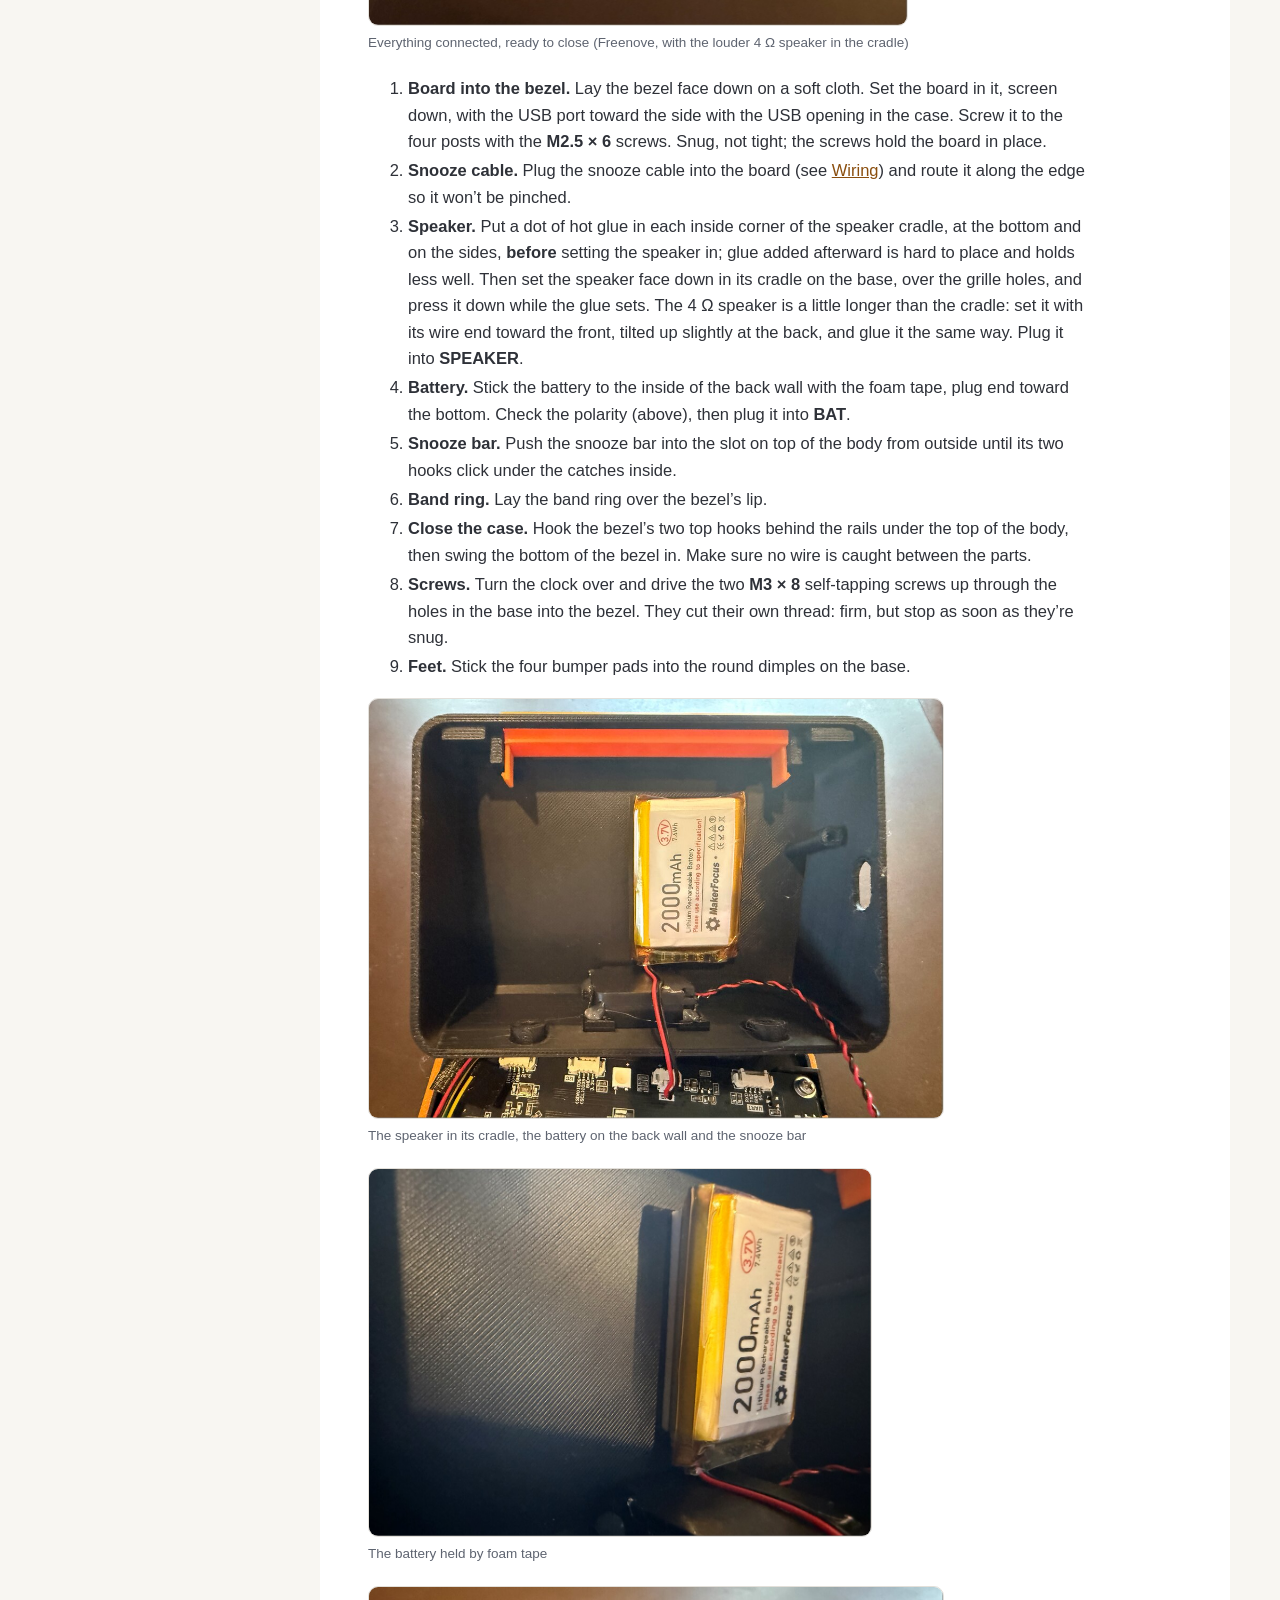
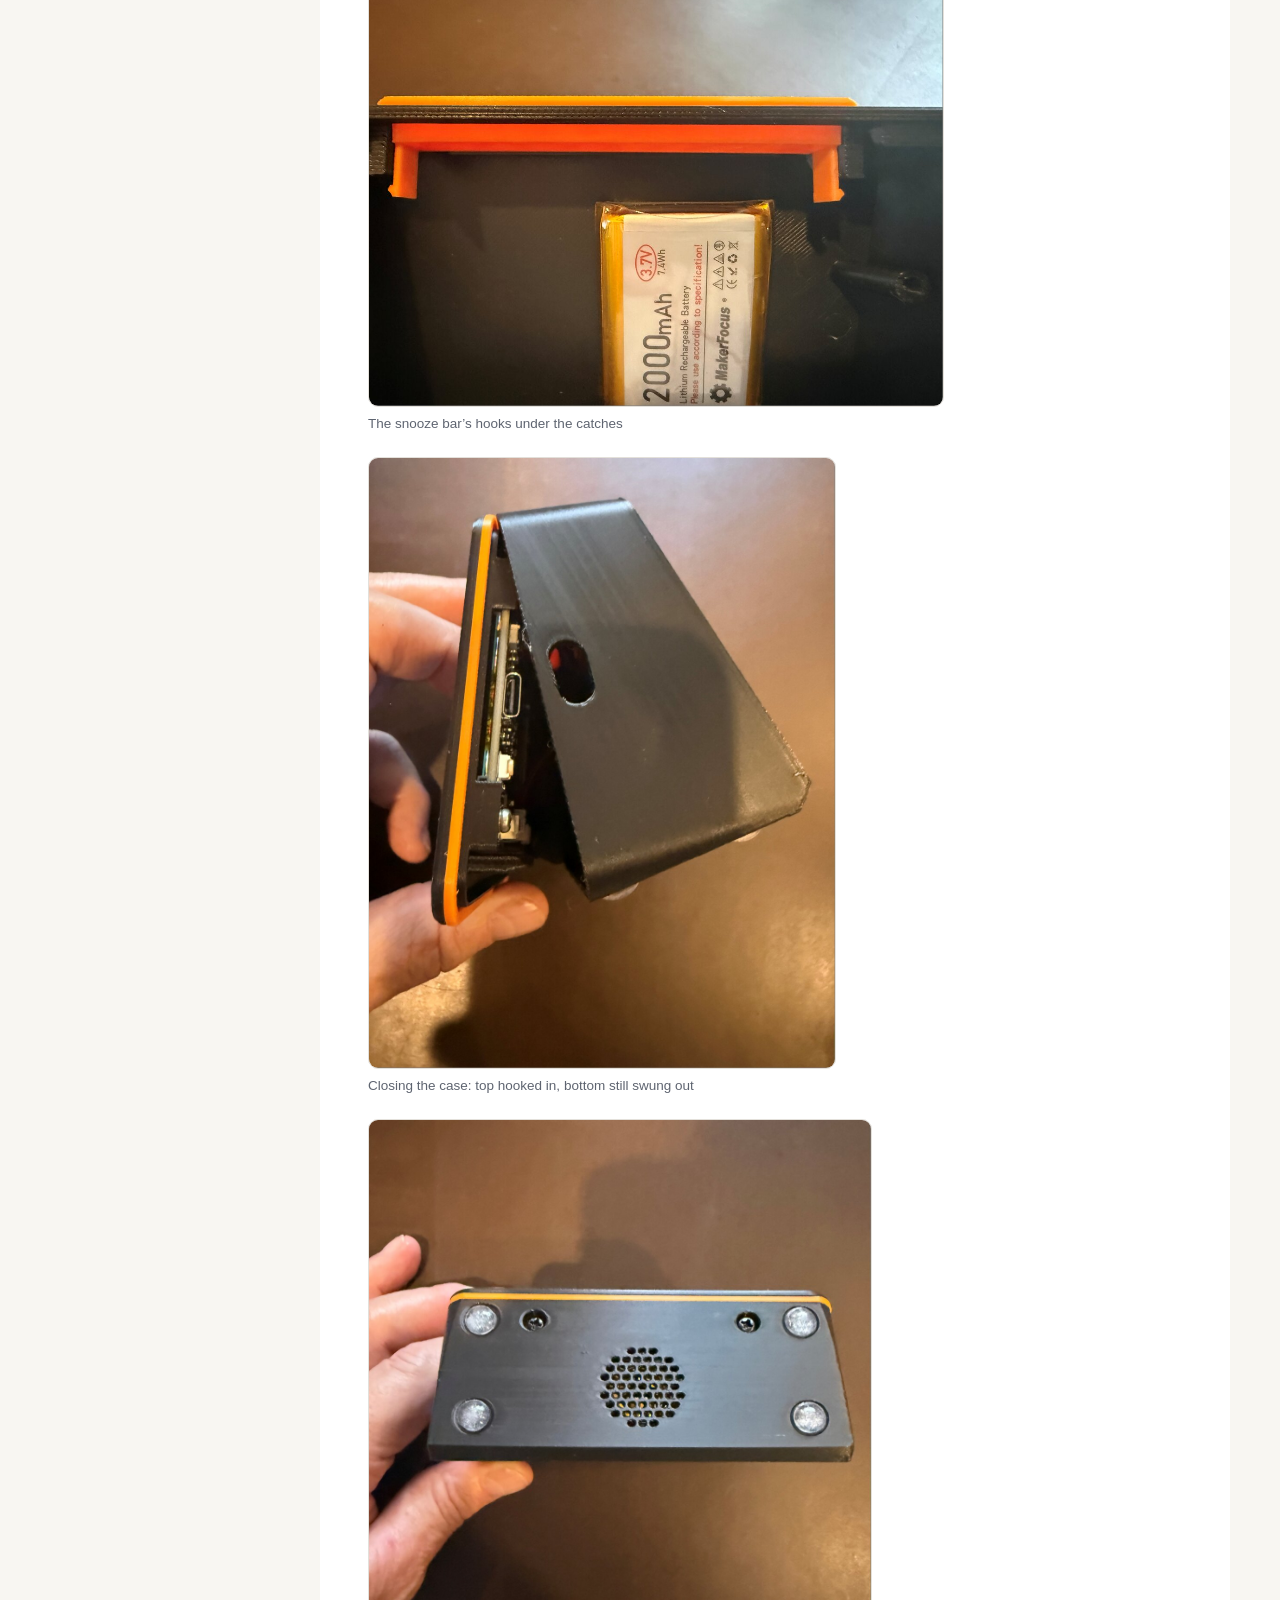
<file: build-guide/index.html>
<!doctype html>
<html lang="en">
<head>
<meta charset="utf-8">
<meta name="viewport" content="width=device-width, initial-scale=1">
<title>Rouse Build Guide · Rouse</title>
<link rel="icon" type="image/png" href="img/icon.png">
<style>
@font-face { font-family: "Quicksand"; src: url("fonts/Quicksand.ttf") format("truetype"); font-weight: 300 700; }
:root {
  --ink: #2E3138; --sub: #5E6470; --line: #E3E0DA; --paper: #FFFFFF; --wash: #F8F6F2;
  --amber: #E89234; --amber-ink: #8A4E0E; --amber-wash: #FDF3E7; --note: #EEF2F6;
}
* { box-sizing: border-box; }
html { scroll-padding-top: 16px; }
body { margin: 0; background: var(--wash); color: var(--ink); font: 16.5px/1.6 Inter, -apple-system, "Segoe UI", Roboto, Carlito, "Helvetica Neue", Arial, sans-serif; }
a { color: var(--amber-ink); }
.wrap { display: grid; grid-template-columns: 270px minmax(0, 1fr); max-width: 1180px; margin: 0 auto; }
nav#toc { position: sticky; top: 0; height: 100vh; overflow: auto; padding: 26px 18px 40px 24px; border-right: 1px solid var(--line); }
nav#toc .brand { display: flex; align-items: center; gap: 10px; font: 700 26px/1 Quicksand, sans-serif; color: var(--ink); text-decoration: none; margin-bottom: 4px; }
nav#toc .brand svg { width: 40px; height: 28px; }
nav#toc .which { font-size: 13px; color: var(--sub); margin: 0 0 18px; }
nav#toc ul { list-style: none; margin: 0; padding: 0; }
nav#toc li { margin: 0; }
nav#toc > ul > li > a { display: block; font-weight: 600; font-size: 14.5px; padding: 6px 8px; border-radius: 8px; color: var(--ink); text-decoration: none; }
nav#toc ul ul a { display: block; font-size: 13.5px; padding: 3px 8px 3px 20px; color: var(--sub); text-decoration: none; border-radius: 6px; }
nav#toc a:hover { background: var(--amber-wash); color: var(--amber-ink); }
main { padding: 34px 48px 80px; background: var(--paper); min-height: 100vh; }
.cover h1 { font: 700 44px/1.1 Quicksand, sans-serif; margin: 0; letter-spacing: -0.5px; }
.cover .subtitle { color: var(--sub); font-size: 19px; margin: 6px 0 4px; }
.cover .ver { color: var(--sub); font-size: 13.5px; margin: 0 0 30px; }
h1 { font: 700 30px/1.2 Quicksand, sans-serif; margin: 56px 0 14px; padding-top: 18px; border-top: 1px solid var(--line); }
section.level1:first-of-type h1 { border-top: 0; margin-top: 10px; }
h2 { font: 700 21px/1.3 Quicksand, sans-serif; margin: 34px 0 8px; }
h3 { font-size: 17px; margin: 24px 0 6px; }
p, ul, ol, table { max-width: 720px; }
li { margin: 3px 0; }
figure { margin: 18px 0 22px; max-width: 720px; }
figure img { display: block; max-width: 100%; height: auto; border-radius: 10px; border: 1px solid var(--line); background: #111; }
img[src*="web-"] { background: #fff; }
figcaption { font-size: 13.5px; color: var(--sub); margin-top: 6px; }
table { border-collapse: collapse; width: 100%; font-size: 15px; margin: 14px 0 20px; }
th, td { text-align: left; padding: 8px 10px; border-bottom: 1px solid var(--line); vertical-align: top; }
th { background: var(--wash); font-weight: 600; }
.note, .tip { max-width: 720px; border-radius: 12px; padding: 12px 16px; margin: 18px 0; }
.note { background: var(--note); }
.tip { background: var(--amber-wash); border-left: 4px solid var(--amber); }
.note > :first-child, .tip > :first-child { margin-top: 0; } .note > :last-child, .tip > :last-child { margin-bottom: 0; }
.photo { max-width: 720px; border: 2px dashed var(--amber); background: #FFFBF5; border-radius: 12px; padding: 14px 16px 14px 62px; margin: 18px 0; position: relative; color: var(--amber-ink); font-size: 15px; }
.photo::before { content: ""; position: absolute; left: 16px; top: 15px; width: 32px; height: 26px;
  background: no-repeat center/contain url("data:image/svg+xml,%3Csvg xmlns='http://www.w3.org/2000/svg' viewBox='0 0 32 26'%3E%3Cpath d='M11 1h10l2 4h5a3 3 0 0 1 3 3v14a3 3 0 0 1-3 3H4a3 3 0 0 1-3-3V8a3 3 0 0 1 3-3h5z' fill='none' stroke='%23E89234' stroke-width='2'/%3E%3Ccircle cx='16' cy='14' r='6' fill='none' stroke='%23E89234' stroke-width='2'/%3E%3C/svg%3E"); }
.photo p { margin: 0; }
.menu-btn { display: none; }
@media (max-width: 860px) {
  .wrap { display: block; }
  nav#toc { position: static; height: auto; border-right: 0; border-bottom: 1px solid var(--line); padding: 16px; }
  nav#toc > ul { display: none; } nav#toc.open > ul { display: block; }
  .menu-btn { display: inline-block; margin-top: 6px; font: inherit; font-size: 14px; padding: 6px 12px; border-radius: 8px; border: 1px solid var(--line); background: #fff; color: var(--ink); }
  main { padding: 20px 16px 60px; }
  .cover h1 { font-size: 34px; }
}
/* print / PDF */
@page { size: Letter; margin: 16mm 16mm 18mm; }
@media print {
  body { background: #fff; font-size: 11pt; }
  .wrap { display: block; } nav#toc { display: none; } main { padding: 0; }
  .print-toc { display: block !important; page-break-after: always; }
  section.level1 { page-break-before: always; } section.level1:first-of-type { page-break-before: auto; }
  h1 { border-top: 0; margin-top: 0; }
  figure, .photo, .note, .tip, tr { break-inside: avoid; }
  table { break-inside: auto; }   /* long tables (parts list) may continue on the next page */
  h1, h2, h3 { break-after: avoid; }
  /* the Markdown sets a width on each picture; in print the height is capped instead, so the width must follow
     the height (width:auto !important), or tall phone screenshots get squeezed */
  figure img { width: auto !important; height: auto !important; max-width: 62%; max-height: 95mm; }
  figure img[src*="web-"] { max-height: 125mm; }
  figure img[src*="wiring"], figure img[src*="case-"] { max-width: 100%; max-height: 120mm; }
  section.level2 { break-before: auto; }
  a { color: inherit; text-decoration: none; }
}
.print-toc { display: none; }
.print-toc ul { list-style: none; padding: 0; } .print-toc ul ul { padding-left: 18px; }
.print-toc a { color: var(--ink); }
.print-toc h2 { margin-top: 10px; }
.cover-mark { width: 120px; height: 84px; margin-bottom: 14px; }
</style>
</head>
<body>
<div class="wrap">
<nav id="toc" aria-label="Contents">
  <a class="brand" href="../"><svg viewBox="0 0 120 84" aria-hidden="true"><path d="M18.3 44.6 A46 46 0 0 1 101.7 44.6" fill="none" stroke="#E89234" stroke-width="7" stroke-linecap="round"/><path d="M29.2 49.6 A34 34 0 0 1 90.8 49.6" fill="none" stroke="#E89234" stroke-width="7" stroke-linecap="round"/><path d="M40 64 A20 20 0 0 1 80 64 Z" fill="#E89234"/><line x1="10" y1="72" x2="110" y2="72" stroke="#2E3138" stroke-width="7" stroke-linecap="round"/></svg>Rouse</a>
  <p class="which">Rouse Build Guide<br>Firmware 2.0.0</p>
  <button class="menu-btn" onclick="this.parentNode.classList.toggle('open')">Contents</button>
<ul>
<li><a href="#what-youll-build" id="toc-what-youll-build">What you’ll
build</a></li>
<li><a href="#parts" id="toc-parts">Parts</a>
<ul>
<li><a href="#tools" id="toc-tools">Tools</a></li>
</ul></li>
<li><a href="#printing-the-case" id="toc-printing-the-case">Printing the
case</a></li>
<li><a href="#wiring" id="toc-wiring">Wiring</a>
<ul>
<li><a href="#snooze-bar-switches" id="toc-snooze-bar-switches">Snooze
bar switches</a></li>
<li><a href="#speaker" id="toc-speaker">Speaker</a></li>
<li><a href="#battery" id="toc-battery">Battery</a></li>
</ul></li>
<li><a href="#assembly" id="toc-assembly">Assembly</a></li>
<li><a href="#installing-the-firmware"
id="toc-installing-the-firmware">Installing the firmware</a></li>
<li><a href="#first-power-up" id="toc-first-power-up">First power-up</a>
<ul>
<li><a href="#setting-up" id="toc-setting-up">Setting up</a></li>
<li><a href="#testing" id="toc-testing">Testing</a></li>
</ul></li>
<li><a href="#the-waveshare-board" id="toc-the-waveshare-board">The
Waveshare board</a></li>
<li><a href="#troubleshooting-the-build"
id="toc-troubleshooting-the-build">Troubleshooting the build</a></li>
</ul>
</nav>
<main>
<header class="cover">
  <svg class="cover-mark" viewBox="0 0 120 84" aria-hidden="true"><path d="M18.3 44.6 A46 46 0 0 1 101.7 44.6" fill="none" stroke="#E89234" stroke-width="6" stroke-linecap="round"/><path d="M29.2 49.6 A34 34 0 0 1 90.8 49.6" fill="none" stroke="#E89234" stroke-width="6" stroke-linecap="round"/><path d="M40 64 A20 20 0 0 1 80 64 Z" fill="#E89234"/><line x1="10" y1="72" x2="110" y2="72" stroke="#2E3138" stroke-width="6" stroke-linecap="round"/></svg>
  <h1>Rouse Build Guide</h1>
  <p class="subtitle">Print, wire and assemble your own Rouse alarm
clock</p>
  <p class="ver">For Rouse firmware 2.0.0 · November 2026</p>
</header>
<div class="print-toc"><h2>Contents</h2>
<ul>
<li><a href="#what-youll-build" id="toc-what-youll-build">What you’ll
build</a></li>
<li><a href="#parts" id="toc-parts">Parts</a>
<ul>
<li><a href="#tools" id="toc-tools">Tools</a></li>
</ul></li>
<li><a href="#printing-the-case" id="toc-printing-the-case">Printing the
case</a></li>
<li><a href="#wiring" id="toc-wiring">Wiring</a>
<ul>
<li><a href="#snooze-bar-switches" id="toc-snooze-bar-switches">Snooze
bar switches</a></li>
<li><a href="#speaker" id="toc-speaker">Speaker</a></li>
<li><a href="#battery" id="toc-battery">Battery</a></li>
</ul></li>
<li><a href="#assembly" id="toc-assembly">Assembly</a></li>
<li><a href="#installing-the-firmware"
id="toc-installing-the-firmware">Installing the firmware</a></li>
<li><a href="#first-power-up" id="toc-first-power-up">First power-up</a>
<ul>
<li><a href="#setting-up" id="toc-setting-up">Setting up</a></li>
<li><a href="#testing" id="toc-testing">Testing</a></li>
</ul></li>
<li><a href="#the-waveshare-board" id="toc-the-waveshare-board">The
Waveshare board</a></li>
<li><a href="#troubleshooting-the-build"
id="toc-troubleshooting-the-build">Troubleshooting the build</a></li>
</ul>
</div>
<section id="what-youll-build" class="level1">
<h1>What you’ll build</h1>
<p>Rouse is an alarm clock built around a ready-made ESP32 touch-screen
board, a 3D-printed case, a small speaker, an optional snooze bar and an
optional backup battery. There is no circuit board to make: the wiring
is two small switches and three plugs. Plan on less than an hour, plus
printing time.</p>
<figure>
<img src="img/photo-p1.jpg" style="width:65.0%"
alt="Everything for one clock (shown with the CYD board)" />
<figcaption aria-hidden="true">Everything for one clock (shown with the
CYD board)</figcaption>
</figure>
<p><strong>This guide covers three boards</strong>, and other boards
that are the same size with the same mounting holes and screen position.
They all run the same Rouse firmware:</p>
<table>
<colgroup>
<col style="width: 33%" />
<col style="width: 33%" />
<col style="width: 33%" />
</colgroup>
<thead>
<tr class="header">
<th>Board</th>
<th>Case</th>
<th>Notes</th>
</tr>
</thead>
<tbody>
<tr class="odd">
<td><strong>Freenove</strong> FNK0104N, 3.5”</td>
<td>Rouse case</td>
<td>Glass touch screen, room for 64 photos. The board used in the
pictures.</td>
</tr>
<tr class="even">
<td><strong>CYD</strong> (Hosyond / LCDwiki E32R35T), 3.5”</td>
<td>Rouse case</td>
<td>Pressure-sensitive touch screen (comes with a stylus); room for 3
photos; no internet radio. The least expensive board, with the simplest
sound: alarms play at 25% volume or more, sleep sounds at 15% or
more.</td>
</tr>
<tr class="odd">
<td><strong>Waveshare</strong> ESP32-S3-Touch-LCD-3.5-C, in Waveshare’s
enclosure</td>
<td>Rouse case, Waveshare version</td>
<td>No wiring and no snooze bar: tap the case to snooze. The enclosure
fits into a Rouse case made for it (see <a
href="#the-waveshare-board">The Waveshare board</a>).</td>
</tr>
</tbody>
</table>
<p>The Freenove and CYD boards have the same size, mounting holes and
screen position, so <strong>one Rouse case fits both</strong>. It comes
in three versions:</p>
<ul>
<li><strong>With snooze bar opening and stylus holder:</strong> for the
CYD, whose stylus has a place to live.</li>
<li><strong>With snooze bar opening:</strong> for any board.</li>
<li><strong>Without snooze bar opening:</strong> touch screen only; no
switches to wire.</li>
</ul>
<figure>
<img src="img/case-parts.png" style="width:85.0%"
alt="The Rouse case: bezel with the name inlay (top) and the three body versions" />
<figcaption aria-hidden="true">The Rouse case: bezel with the name inlay
(top) and the three body versions</figcaption>
</figure>
</section>
<section id="parts" class="level1">
<h1>Parts</h1>
<p class="affiliate"><em>As an Amazon Associate, The Tuscany Group earns from qualifying purchases made through the Amazon links on this page. It costs you nothing extra.</em></p>
<p>One clock needs:</p>
<table>
<colgroup>
<col style="width: 25%" />
<col style="width: 25%" />
<col style="width: 25%" />
<col style="width: 25%" />
</colgroup>
<thead>
<tr class="header">
<th>Part</th>
<th>Qty</th>
<th>Notes</th>
<th>Example</th>
</tr>
</thead>
<tbody>
<tr class="odd">
<td>Display board</td>
<td>1</td>
<td>One of: Freenove ESP32-S3 Display 3.5” (FNK0104N); Hosyond 3.5”
ESP32 touch screen (CYD); Waveshare ESP32-S3-Touch-LCD-3.5-C (the
version in Waveshare’s enclosure, not the bare board)</td>
<td><a href="https://www.amazon.com/dp/B0H1VHJHS4?tag=tuscanygroup-20" rel="sponsored noopener" data-goatcounter-click="amazon/build-guide/B0H1VHJHS4" data-goatcounter-title="Freenove">Freenove</a> · <a
href="https://www.amazon.com/dp/B0D93MBWC2?tag=tuscanygroup-20" rel="sponsored noopener" data-goatcounter-click="amazon/build-guide/B0D93MBWC2" data-goatcounter-title="CYD">CYD</a> · <a
href="https://www.amazon.com/dp/B0F9W5JM2M?tag=tuscanygroup-20" rel="sponsored noopener" data-goatcounter-click="amazon/build-guide/B0F9W5JM2M" data-goatcounter-title="Waveshare">Waveshare</a></td>
</tr>
<tr class="even">
<td>Tactile switch, 6 × 6 mm base, 8 mm stem (6×6×8)</td>
<td>2</td>
<td>For the snooze bar. Skip for the case without snooze bar opening,
and for the Waveshare.</td>
<td><a href="https://www.amazon.com/dp/B07ZBHXBZ4?tag=tuscanygroup-20" rel="sponsored noopener" data-goatcounter-click="amazon/build-guide/B07ZBHXBZ4" data-goatcounter-title="Switches">Switches</a></td>
</tr>
<tr class="odd">
<td>Speaker, 8 Ω 2 W, 28 × 28 mm, with 2-pin 1.25 mm plug</td>
<td>1</td>
<td>Plugs straight into the board. Fits the case as designed.</td>
<td><a href="https://www.amazon.com/dp/B0GXJZXFVF?tag=tuscanygroup-20" rel="sponsored noopener" data-goatcounter-click="amazon/build-guide/B0GXJZXFVF" data-goatcounter-title="Speaker">Speaker</a></td>
</tr>
<tr class="even">
<td><em>Or, for more volume:</em> speaker, 4 Ω 3 W, 28.2 × 31 × 15.3 mm,
with 2-pin 2.0 mm plug</td>
<td>1</td>
<td>Louder and fuller. Its plug is the larger 2.0 mm size, so it needs a
1.25 mm lead spliced on (see <a href="#speaker">Speaker</a>). Fits the
case slightly tilted and glued.</td>
<td><a href="https://www.amazon.com/dp/B0BTP67F81?tag=tuscanygroup-20" rel="sponsored noopener" data-goatcounter-click="amazon/build-guide/B0BTP67F81" data-goatcounter-title="Louder speaker">Louder speaker</a>
(choose <strong>3W 4Ohm</strong>)</td>
</tr>
<tr class="odd">
<td>2-pin JST PH1.25 leads with wires (“pigtails”)</td>
<td>1</td>
<td>Only for the 4 Ω speaker. Usually sold as plug-and-socket pairs; use
the half whose plug matches the 8 Ω speaker’s (it fits the board’s
<strong>SPEAKER</strong> connector).</td>
<td><a href="https://www.amazon.com/dp/B013JRWCBU?tag=tuscanygroup-20" rel="sponsored noopener" data-goatcounter-click="amazon/build-guide/B013JRWCBU" data-goatcounter-title="Leads">Leads</a></td>
</tr>
<tr class="even">
<td>Heat-shrink tubing, about 2–3 mm</td>
<td>2 short pieces</td>
<td>Only for the 4 Ω speaker: covers the two soldered joints.</td>
<td></td>
</tr>
<tr class="odd">
<td>LiPo battery, 3.7 V single cell, 1100–2000 mAh, with 2-pin 1.25 mm
plug</td>
<td>1</td>
<td>Optional backup; bigger runs longer. The board charges it. Any brand
works if it has the 1.25 mm plug and fits (up to about 50 × 34 × 10 mm);
packs of two or four cost less per battery. <strong>Check the polarity
before plugging it in</strong> (see <a
href="#battery">Battery</a>).</td>
<td><a href="https://www.amazon.com/dp/B0FPCWFFYB?tag=tuscanygroup-20" rel="sponsored noopener" data-goatcounter-click="amazon/build-guide/B0FPCWFFYB" data-goatcounter-title="Battery">Battery</a></td>
</tr>
<tr class="even">
<td>Pan head screws, M2.5 × 6</td>
<td>4</td>
<td>Hold the board in the bezel.</td>
<td><a href="https://www.amazon.com/dp/B0B8C6CTYD?tag=tuscanygroup-20" rel="sponsored noopener" data-goatcounter-click="amazon/build-guide/B0B8C6CTYD" data-goatcounter-title="M2.5 screws">M2.5 screws</a></td>
</tr>
<tr class="odd">
<td>Self-tapping screws, M3 × 8</td>
<td>2</td>
<td>Close the case from underneath.</td>
<td><a href="https://www.amazon.com/dp/B0GF7YZZZD?tag=tuscanygroup-20" rel="sponsored noopener" data-goatcounter-click="amazon/build-guide/B0GF7YZZZD" data-goatcounter-title="M3 screws">M3 screws</a></td>
</tr>
<tr class="even">
<td>Adhesive bumper pads, 8 mm</td>
<td>4</td>
<td>Feet.</td>
<td><a
href="https://www.amazon.com/dp/B074C2XKXH?tag=tuscanygroup-20" rel="sponsored noopener" data-goatcounter-click="amazon/build-guide/B074C2XKXH" data-goatcounter-title="Bumpers">Bumpers</a></td>
</tr>
<tr class="odd">
<td>Double-sided foam tape, about 50 × 30 mm</td>
<td>1 piece</td>
<td>Holds the battery.</td>
<td><a
href="https://www.amazon.com/dp/B0GFMNMDX3?tag=tuscanygroup-20" rel="sponsored noopener" data-goatcounter-click="amazon/build-guide/B0GFMNMDX3" data-goatcounter-title="Foam
tape">Foam
tape</a></td>
</tr>
<tr class="even">
<td>Hook-up wire, 22 AWG stranded</td>
<td>about 20 cm (8”)</td>
<td>Between the two switches.</td>
<td><a href="https://www.amazon.com/dp/B01LH1FR6M?tag=tuscanygroup-20" rel="sponsored noopener" data-goatcounter-click="amazon/build-guide/B01LH1FR6M" data-goatcounter-title="Wire">Wire</a></td>
</tr>
<tr class="odd">
<td>Filament (PLA or PLA+)</td>
<td>about 100 g</td>
<td>One main color and one accent color.</td>
<td></td>
</tr>
</tbody>
</table>
<p>The links are examples of what was used for the clock in this guide;
equivalent parts work just as well.</p>
<div class="note" data-custom-style="Note">
<p><strong>The cable for the snooze bar comes with the board.</strong>
The Freenove and CYD boards include short cables with plugs (pigtails)
for their small connectors. One of them connects the snooze bar to the
board.</p>
</div>
<section id="tools" class="level2">
<h2>Tools</h2>
<ul>
<li>3D printer (any; a two-color printer, such as one with an AMS, can
print the name on the bezel in the accent color)</li>
<li>Soldering iron and solder</li>
<li>Small Phillips screwdriver</li>
<li>Wire cutters and strippers</li>
<li>Hot glue gun (or a small piece of foam tape) for the speaker</li>
<li>A heat gun or lighter for the heat-shrink (only for the 4 Ω
speaker)</li>
<li>A computer with Chrome or Microsoft Edge and a USB-C
<strong>data</strong> cable, to install the firmware</li>
</ul>
</section>
</section>
<section id="printing-the-case" class="level1">
<h1>Printing the case</h1>
<p>Download <strong>Rouse-case-v1.1.3mf</strong> (Bambu Studio and
OrcaSlicer) or the STL files (any slicer) from rouseclock.com/downloads,
or print it from <a
href="https://makerworld.com/en/models/3559183-rouse-bedside-alarm-clock-for-3-5-esp32-screens">MakerWorld</a>.
The 3MF has every part on its own plate, already turned the right way
up:</p>
<table>
<colgroup>
<col style="width: 33%" />
<col style="width: 33%" />
<col style="width: 33%" />
</colgroup>
<thead>
<tr class="header">
<th>Plate</th>
<th>Part</th>
<th>Color</th>
</tr>
</thead>
<tbody>
<tr class="odd">
<td>1</td>
<td>Case with snooze bar opening and stylus holder</td>
<td>Main</td>
</tr>
<tr class="even">
<td>2</td>
<td>Case with snooze bar opening</td>
<td>Main</td>
</tr>
<tr class="odd">
<td>3</td>
<td>Case without snooze bar opening</td>
<td>Main</td>
</tr>
<tr class="even">
<td>4</td>
<td>Bezel, with the “Rouse” name inlaid</td>
<td>Main, name in accent</td>
</tr>
<tr class="odd">
<td>5</td>
<td>Bezel, with the name engraved</td>
<td>Main</td>
</tr>
<tr class="even">
<td>6</td>
<td>Band ring and snooze bar</td>
<td>Accent</td>
</tr>
<tr class="odd">
<td>7–10</td>
<td>The same parts for the Waveshare version: case, bezel (inlaid or
engraved name), band ring</td>
<td>as above</td>
</tr>
</tbody>
</table>
<p><strong>Print one case (plates 1–3), one bezel (plate 4 or 5), and
plate 6.</strong> If your case has no snooze bar opening, delete the
snooze bar from plate 6 before printing.</p>
<ul>
<li><strong>Material:</strong> PLA or PLA+, 0.2 mm layers, 3 walls, 15 %
infill. The clock in this guide is charcoal with an orange accent.</li>
<li><strong>Supports:</strong> none except two small areas the 3MF
already marks: the top edge of the USB opening and the front edge of the
snooze bar opening. With the STL files, add supports at those two places
yourself.</li>
<li><strong>The name:</strong> plate 4’s bezel prints face down with
“Rouse” in its first layers as a second color, for printers that can
change filament (such as an AMS). On a single-color printer, use plate
5: the name is engraved 1 mm into the face and reads by its shadow.</li>
</ul>
<figure>
<img src="img/photo-p2.jpg" style="width:65.0%"
alt="The printed parts" />
<figcaption aria-hidden="true">The printed parts</figcaption>
</figure>
<div class="tip" data-custom-style="Tip">
<p><strong>Check the stylus holder</strong> (plate 1 only). The CYD’s
stylus should slide into the holder and stay put. Printers differ a
little; if it is too tight, run a 13/64” (5.2 mm) drill bit through it
by hand.</p>
</div>
</section>
<section id="wiring" class="level1">
<h1>Wiring</h1>
<p>All the connections plug into the back of the board except the snooze
bar, which needs a few solder joints.</p>
<section id="snooze-bar-switches" class="level2">
<h2>Snooze bar switches</h2>
<p>Skip this if your case has no snooze bar opening.</p>
<p>Look at a switch from below. Its body is a rectangle, with two pins
coming out of each of the two long sides:</p>
<ul>
<li>The <strong>two pins on the same side</strong> (the ones closer
together) are the two sides of the switch contact. Pressing the button
connects them.</li>
<li>The <strong>pins straight across</strong> from each other, on
opposite sides, are connected inside the switch. They let the connection
pass through to the next switch.</li>
</ul>
<ol type="1">
<li>Push the two switches into the switch shelves on the inside of the
bezel’s top edge, button facing up, pins pointing left and right.</li>
<li><strong>Jumpers:</strong> with two short pieces of wire, join the
inner pins of the left switch to the matching inner pins of the right
switch: top pin to top pin, bottom pin to bottom pin (the green wires in
the diagram). The switches are now side by side (in parallel), so either
one works the snooze.</li>
<li><strong>Board cable:</strong> the boards come with a short cable
with a plug (pigtail) for their small connectors. Cut it to length and
solder its <strong>snooze pin</strong> wire and its <strong>GND</strong>
wire to the two <strong>outer</strong> pins of the left switch, one wire
to each pin. Clip the cable’s other two wires (red and yellow) off right
at the plug, so their ends can’t touch anything.</li>
<li>Plug the cable into the board’s connector (see the table). With the
cables that come with the boards, the wires to use are the
<strong>green</strong> and <strong>black</strong> ones: on the Freenove,
green is <strong>IO45</strong> and black is <strong>GND</strong>; on the
CYD, black is <strong>IO32</strong> and green is <strong>GND</strong>.
If your cable’s colors differ, match the wires to the pin labels printed
next to the connector.</li>
</ol>
<table>
<colgroup>
<col style="width: 25%" />
<col style="width: 25%" />
<col style="width: 25%" />
<col style="width: 25%" />
</colgroup>
<thead>
<tr class="header">
<th>Board</th>
<th>Connector</th>
<th>Snooze pin</th>
<th>Ground</th>
</tr>
</thead>
<tbody>
<tr class="odd">
<td>Freenove</td>
<td>4-pin connector labeled 3.3V / GND / IO46 / IO45</td>
<td>IO45</td>
<td>GND</td>
</tr>
<tr class="even">
<td>CYD</td>
<td>4-pin I2C connector labeled 3.3V / IO32 / IO25 / GND</td>
<td>IO32</td>
<td>GND</td>
</tr>
</tbody>
</table>
<figure>
<img src="img/wiring-snooze.png" style="width:95.0%"
alt="The snooze bar wiring" />
<figcaption aria-hidden="true">The snooze bar wiring</figcaption>
</figure>
<figure>
<img src="img/photo-p11.jpg" style="width:80.0%"
alt="Two switches wired side by side" />
<figcaption aria-hidden="true">Two switches wired side by
side</figcaption>
</figure>
<figure>
<img src="img/photo-p10.jpg" style="width:80.0%"
alt="A switch in its shelf, and the speaker plug (Freenove)" />
<figcaption aria-hidden="true">A switch in its shelf, and the speaker
plug (Freenove)</figcaption>
</figure>
<div class="note" data-custom-style="Note">
<p>It doesn’t matter which of the two cable wires goes to which outer
pin. If the snooze bar doesn’t respond later, the clock’s web page shows
when it sees a press (see <a href="#testing">Testing</a>).</p>
</div>
<figure>
<img src="img/photo-p12.jpg" style="width:70.0%"
alt="The Freenove: the cable’s green (IO45) and black (GND) wires run to the left switch; red and yellow are clipped off at the plug" />
<figcaption aria-hidden="true">The Freenove: the cable’s green (IO45)
and black (GND) wires run to the left switch; red and yellow are clipped
off at the plug</figcaption>
</figure>
<figure>
<img src="img/photo-p13.jpg" style="width:60.0%"
alt="The CYD’s I2C connector, with its pin labels: black (IO32) and green (GND) are used; red and yellow are clipped off at the plug" />
<figcaption aria-hidden="true">The CYD’s I2C connector, with its pin
labels: black (IO32) and green (GND) are used; red and yellow are
clipped off at the plug</figcaption>
</figure>
</section>
<section id="speaker" class="level2">
<h2>Speaker</h2>
<p>The speaker’s plug goes into the board’s <strong>SPEAKER</strong>
connector. It only fits one way.</p>
<p><strong>The louder 4 Ω speaker</strong> comes with a larger 2.0 mm
plug, which doesn’t fit the board. Replace it with a 1.25 mm lead:</p>
<figure>
<img src="img/speaker-splice.png" style="width:90.0%"
alt="Splicing a 1.25 mm lead onto the 4 Ω speaker" />
<figcaption aria-hidden="true">Splicing a 1.25 mm lead onto the 4 Ω
speaker</figcaption>
</figure>
<ol type="1">
<li>Cut the speaker’s plug off, leaving its wires about 3 cm (1¼”) long.
Cut the new lead to a similar length.</li>
<li>Strip about 5 mm from each wire end, and slide a piece of
heat-shrink onto one wire of each pair.</li>
<li>Twist red to red and black to black, and solder each joint.</li>
<li>Slide the heat-shrink over each joint and shrink it with a heat gun
or lighter.</li>
<li>Plug the new lead into <strong>SPEAKER</strong>.</li>
</ol>
<figure>
<img src="img/photo-p22.jpg" style="width:55.0%"
alt="The finished splice: heat-shrink over both joints, and the new 1.25 mm plug ready for SPEAKER" />
<figcaption aria-hidden="true">The finished splice: heat-shrink over
both joints, and the new 1.25 mm plug ready for SPEAKER</figcaption>
</figure>
<p>If you’d rather not cut the speaker’s wires, a short adapter cable
(2.0 mm socket to 1.25 mm plug) also works; tie up the extra length and
keep it away from the antenna (see the tip below).</p>
<div class="tip" data-custom-style="Tip">
<p><strong>Keep wires short and away from the antenna.</strong> Long
speaker or battery wires near the board’s antenna (at the end of the
metal ESP32 module) can weaken the WiFi enough to cause dropouts. Cut
leads to length, and route them along the side of the case, away from
that end of the board.</p>
</div>
</section>
<section id="battery" class="level2">
<h2>Battery</h2>
<p>The battery keeps the clock running through a power outage; the board
charges it from USB. On the CYD, a 1100 mAh battery runs the clock for
about 7½ hours, and a 2000 mAh one about twice as long. Other boards may
draw a little more. The clock limits its brightness on battery to make
it last (see the Operating Manual).</p>
<div class="tip" data-custom-style="Tip">
<p><strong>Check the polarity before plugging in the battery.</strong>
Small batteries with 1.25 mm plugs don’t all use the same wiring. Look
for the <strong>+</strong> and <strong>−</strong> marks printed next to
the board’s <strong>BAT</strong> connector: the battery’s
<strong>red</strong> wire must go to <strong>+</strong>. If it’s the
other way around, don’t plug it in; swap the two wires in the plug (lift
the tiny tab on the plug and slide each wire out) or use a different
battery. Plugging a battery in backwards can damage the board.</p>
</div>
<p>Handle the battery gently: don’t bend, puncture or crush it, and keep
the bare plug pins away from metal.</p>
</section>
</section>
<section id="assembly" class="level1">
<h1>Assembly</h1>
<figure>
<img src="img/photo-p16.jpg" style="width:75.0%"
alt="Everything connected, ready to close (Freenove, with the louder 4 Ω speaker in the cradle)" />
<figcaption aria-hidden="true">Everything connected, ready to close
(Freenove, with the louder 4 Ω speaker in the cradle)</figcaption>
</figure>
<ol type="1">
<li><strong>Board into the bezel.</strong> Lay the bezel face down on a
soft cloth. Set the board in it, screen down, with the USB port toward
the side with the USB opening in the case. Screw it to the four posts
with the <strong>M2.5 × 6</strong> screws. Snug, not tight; the screws
hold the board in place.</li>
<li><strong>Snooze cable.</strong> Plug the snooze cable into the board
(see <a href="#wiring">Wiring</a>) and route it along the edge so it
won’t be pinched.</li>
<li><strong>Speaker.</strong> Put a dot of hot glue in each inside
corner of the speaker cradle, at the bottom and on the sides,
<strong>before</strong> setting the speaker in; glue added afterward is
hard to place and holds less well. Then set the speaker face down in its
cradle on the base, over the grille holes, and press it down while the
glue sets. The 4 Ω speaker is a little longer than the cradle: set it
with its wire end toward the front, tilted up slightly at the back, and
glue it the same way. Plug it into <strong>SPEAKER</strong>.</li>
<li><strong>Battery.</strong> Stick the battery to the inside of the
back wall with the foam tape, plug end toward the bottom. Check the
polarity (above), then plug it into <strong>BAT</strong>.</li>
<li><strong>Snooze bar.</strong> Push the snooze bar into the slot on
top of the body from outside until its two hooks click under the catches
inside.</li>
<li><strong>Band ring.</strong> Lay the band ring over the bezel’s
lip.</li>
<li><strong>Close the case.</strong> Hook the bezel’s two top hooks
behind the rails under the top of the body, then swing the bottom of the
bezel in. Make sure no wire is caught between the parts.</li>
<li><strong>Screws.</strong> Turn the clock over and drive the two
<strong>M3 × 8</strong> self-tapping screws up through the holes in the
base into the bezel. They cut their own thread: firm, but stop as soon
as they’re snug.</li>
<li><strong>Feet.</strong> Stick the four bumper pads into the round
dimples on the base.</li>
</ol>
<figure>
<img src="img/photo-p14.jpg" style="width:80.0%"
alt="The speaker in its cradle, the battery on the back wall and the snooze bar" />
<figcaption aria-hidden="true">The speaker in its cradle, the battery on
the back wall and the snooze bar</figcaption>
</figure>
<figure>
<img src="img/photo-p15.jpg" style="width:70.0%"
alt="The battery held by foam tape" />
<figcaption aria-hidden="true">The battery held by foam
tape</figcaption>
</figure>
<figure>
<img src="img/photo-p17.jpg" style="width:80.0%"
alt="The snooze bar’s hooks under the catches" />
<figcaption aria-hidden="true">The snooze bar’s hooks under the
catches</figcaption>
</figure>
<figure>
<img src="img/photo-p18.jpg" style="width:65.0%"
alt="Closing the case: top hooked in, bottom still swung out" />
<figcaption aria-hidden="true">Closing the case: top hooked in, bottom
still swung out</figcaption>
</figure>
<figure>
<img src="img/photo-p19.jpg" style="width:70.0%"
alt="The underside: two M3 screws, four bumper pads and the speaker grille" />
<figcaption aria-hidden="true">The underside: two M3 screws, four bumper
pads and the speaker grille</figcaption>
</figure>
</section>
<section id="installing-the-firmware" class="level1">
<h1>Installing the firmware</h1>
<p>The first install goes over USB from a computer. After that, the
clock updates itself from its own web page.</p>
<ol type="1">
<li>Plug the board into the computer with a USB-C <strong>data</strong>
cable. The case can be closed already; the USB port is reachable from
the side.</li>
<li>In <strong>Chrome</strong> or <strong>Microsoft Edge</strong>, open
the Rouse web installer at <strong>rouseclock.com/flasher</strong>.</li>
<li>Click <strong>Install</strong> under your board, choose the board’s
port in the list, and click <strong>Connect</strong>. Then
<strong>Install</strong>.</li>
<li>Wait for the progress to finish (about a minute). The board restarts
and shows <strong>WiFi setup</strong>.</li>
</ol>
<p>If it doesn’t connect, the installer page lists what to try. The most
common fixes: use a different (data) USB cable, or put the board in
download mode by holding <strong>BOOT</strong>, pressing and releasing
<strong>RESET</strong>, then releasing <strong>BOOT</strong>.</p>
<div class="note" data-custom-style="Note">
<p><strong>Prefer the command line?</strong> Each release also has a
<strong>FULL</strong> firmware file for each board (for example
<em>Rouse-1.0.0-Freenove35-FULL-flash-at-0x0.bin</em>), which any ESP32
flashing tool such as esptool can write at address 0x0.</p>
</div>
</section>
<section id="first-power-up" class="level1">
<h1>First power-up</h1>
<section id="setting-up" class="level2">
<h2>Setting up</h2>
<p>Follow <strong>First setup</strong> in the Rouse Operating Manual:
join the clock’s <strong>Rouse-</strong> WiFi network with your phone,
pick your home WiFi, then open <strong>http://rouse.local</strong>.</p>
<p>If the picture looks wrong, it’s quick to fix in the web page under
<strong>Settings → Hardware</strong>: <strong>Invert colors</strong> for
a photo-negative look, <strong>Swap red and blue</strong> if red shows
as blue, <strong>Rotate display 180°</strong> if it’s upside down. On
the CYD, touch calibration runs by itself the first time; tap each
target as it appears.</p>
</section>
<section id="testing" class="level2">
<h2>Testing</h2>
<ol type="1">
<li><strong>Snooze bar.</strong> In <strong>Settings →
Hardware</strong>, turn on <strong>Snooze button</strong> (the pin is
already correct for your board). Press the snooze bar: the line under
the switch shows the press. Press each end of the bar; both should
register.</li>
<li><strong>Sound.</strong> In <strong>Alarms</strong>, add an alarm and
tap <strong>Ring it now (test)</strong>. Snooze it with the bar, then
hold the bar to stop it.</li>
<li><strong>Battery.</strong> <strong>Settings → Status</strong> shows
the battery level. Unplug USB for a few minutes: the clock keeps
running.</li>
</ol>
<p>Your Rouse is ready. Everything else is in the Operating Manual.</p>
</section>
</section>
<section id="the-waveshare-board" class="level1">
<h1>The Waveshare board</h1>
<p>The Waveshare ESP32-S3-Touch-LCD-3.5-C comes in Waveshare’s own
enclosure, with its own speaker and touch screen. It doesn’t need
wiring: the whole enclosure goes into a Rouse case made for it, with the
same look, window, band and 8° tilt as the other Rouse cases, just 6 mm
taller.</p>
<figure>
<img src="img/case-ws.png" style="width:85.0%"
alt="The Waveshare version: the sound grille and the paperclip holes over the buttons on top, and the USB opening on the right" />
<figcaption aria-hidden="true">The Waveshare version: the sound grille
and the paperclip holes over the buttons on top, and the USB opening on
the right</figcaption>
</figure>
<p><strong>You need:</strong> the Waveshare board in its enclosure, the
two <strong>M3 × 8</strong> self-tapping screws and the four bumper pads
from the parts list. There’s no snooze bar and nothing to wire: the
board’s motion sensor lets you <strong>tap the case</strong> to snooze
(one tap) or stop the alarm (two quick taps). The touch screen’s
<strong>Snooze</strong> button works too.</p>
<p><strong>Print</strong> plates 7–10 of the 3MF: the Waveshare case,
one of the two Waveshare bezels (plate 8 with the inlaid name, or plate
9 with the name engraved), and the Waveshare band ring.</p>
<ol type="1">
<li><p><strong>Install the firmware</strong> first (see <a
href="#installing-the-firmware">Installing the firmware</a>, choosing
<strong>Waveshare</strong>). The USB port stays reachable later, but the
enclosure’s <strong>BOOT</strong> button will be inside the
case.</p></li>
<li><p><strong>Enclosure into the bezel.</strong> Lay the bezel face
down on a soft cloth and press the enclosure into it, screen down, with
its USB-C port on the side toward the case’s USB opening. Small ribs on
the bezel’s inner walls keep it centered. When the case is closed, four
posts inside the case press on the enclosure’s rubber feet, so tapping
the screen can’t push it back.</p></li>
<li><p><strong>Band ring and closing.</strong> Lay the band ring over
the bezel’s lip, hook the bezel’s two top hooks behind the rails under
the top of the case, and swing the bottom in.</p></li>
<li><p><strong>Screws and feet.</strong> Drive the two M3 × 8 screws up
through the base, and stick the bumper pads into the dimples.</p></li>
<li><p><strong>Test the tap.</strong> Set an alarm a minute ahead (or
use <strong>Ring it now (test)</strong> in the alarm editor). When it
rings, tap the case once: it snoozes. Then tap twice quickly: the snooze
is cancelled. Tap-to-snooze is on by default; its settings are in
<strong>Settings → Hardware</strong> (see the Operating Manual,
<em>Tapping the case</em>).</p></li>
</ol>
<p>The enclosure’s speaker, microSD slot and buttons are on its top
edge, under the case’s top. A <strong>grille</strong> in the top lets
the sound out, and three small holes above the buttons let you press
<strong>PWR</strong>, <strong>RESET</strong> and <strong>BOOT</strong>
with a straightened paperclip. Seen from the front, the holes are, from
the left: BOOT, RESET, PWR.</p>
<figure>
<img src="img/photo-p21.jpg" style="width:65.0%"
alt="Rouse on the Waveshare board" />
<figcaption aria-hidden="true">Rouse on the Waveshare board</figcaption>
</figure>
<div class="note" data-custom-style="Note">
<p><strong>A case for the bare Waveshare board</strong> (without
Waveshare’s enclosure, with a bigger speaker) may come in a future
version.</p>
</div>
</section>
<section id="troubleshooting-the-build" class="level1">
<h1>Troubleshooting the build</h1>
<p><strong>The computer doesn’t see the board.</strong> Use a different
USB-C cable (many only charge) and a different USB port. On Windows, the
CYD may need the CH340 USB driver from the board maker.</p>
<p><strong>The install stops with “Failed to connect”.</strong> Hold
<strong>BOOT</strong>, press and release <strong>RESET</strong>, release
<strong>BOOT</strong>, and try again. On the Freenove and Waveshare, a
second try after reloading the page often works.</p>
<p><strong>The screen stays dark after installing.</strong> Press
<strong>RESET</strong> once, or unplug and replug the board.</p>
<p><strong>No sound.</strong> Check the speaker plug is fully in the
<strong>SPEAKER</strong> connector. Test with <strong>Ring it
now</strong> at a high volume.</p>
<p><strong>The snooze bar does nothing.</strong> Check that
<strong>Snooze button</strong> is on in <strong>Settings →
Hardware</strong> and the <strong>Button pin</strong> matches your
wiring (IO45 on the Freenove, IO32 on the CYD), then watch the line
under it while pressing. If no press shows: check the solder joints, and
that the cable goes to the two pins on the <strong>same side</strong> of
the left switch.</p>
<p><strong>The snooze bar only works at one end.</strong> A jumper
between the switches is loose or goes to the wrong pin; each jumper
joins matching pins (top to top, bottom to bottom).</p>
<p><strong>No battery level.</strong> Check the battery is plugged into
<strong>BAT</strong> and the polarity is right. A completely empty
battery may take a while to show up after charging starts.</p>
<p><strong>The case won’t close.</strong> A wire is in the way, usually
the battery or speaker lead at the bottom. Reroute it along the side
wall.</p>
<p><strong>The bezel is loose.</strong> Check both top hooks are behind
the rails and both M3 screws are snug.</p>
<p><strong>Still stuck?</strong> Email
<strong>support@tuscanygroup.com</strong>. A copy of the clock’s log
(<strong>Settings → Diagnostics log → Copy log</strong>) helps a
lot.</p>
</section>
</main>
</div>
<script data-goatcounter="https://rouseclock.goatcounter.com/count" async src="https://gc.zgo.at/count.js"></script>
</body>
</html>
</file>
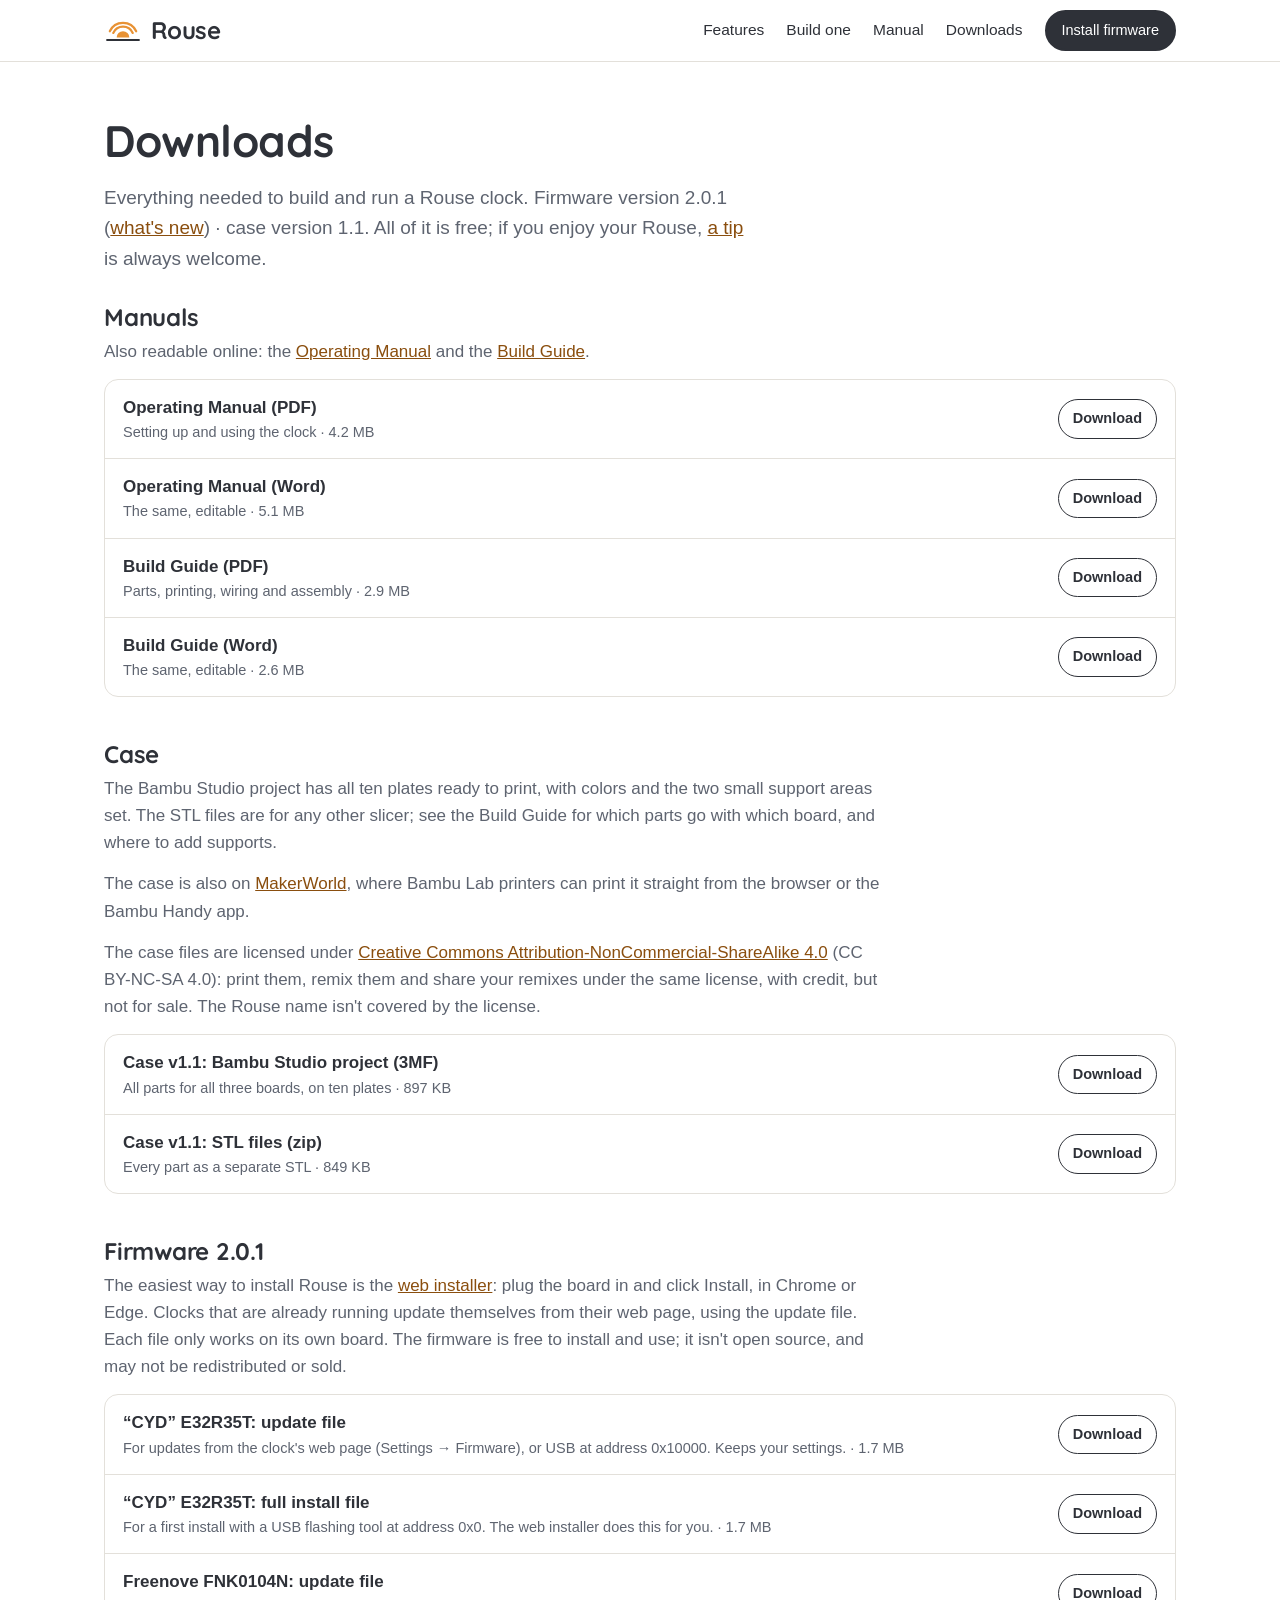
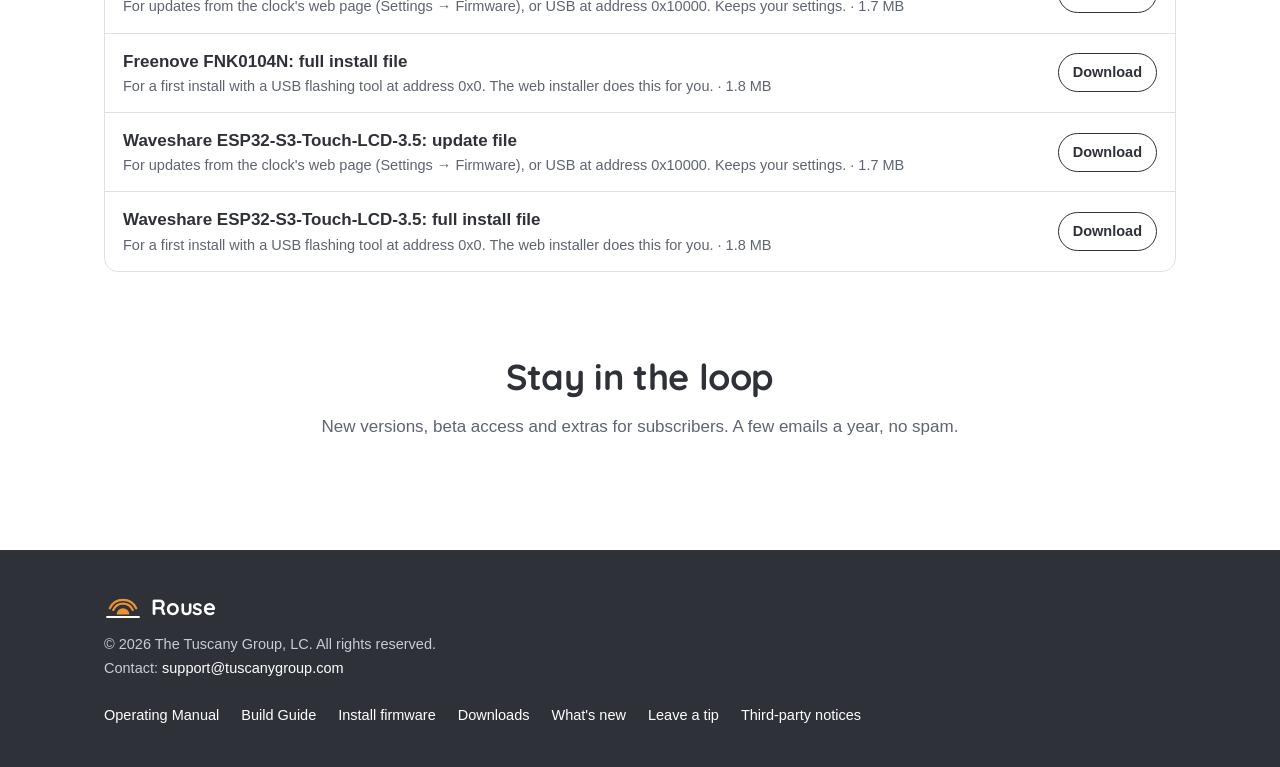
<file: downloads/index.html>
<!doctype html>
<html lang="en"><head><meta charset="utf-8"><meta name="viewport" content="width=device-width, initial-scale=1">
<title>Downloads · Rouse</title><meta name="theme-color" content="#2E3138">
<link rel="icon" type="image/png" href="../img/icon.png"><link rel="stylesheet" href="../site.css?v=2.0.1"></head>
<body>
<header class="top"><div class="bar"><a class="brand" href="../" aria-label="Rouse home"><svg viewBox="0 0 120 84" aria-hidden="true"><path d="M18.3 44.6 A46 46 0 0 1 101.7 44.6" fill="none" stroke="#E89234" stroke-width="7" stroke-linecap="round"/><path d="M29.2 49.6 A34 34 0 0 1 90.8 49.6" fill="none" stroke="#E89234" stroke-width="7" stroke-linecap="round"/><path d="M40 64 A20 20 0 0 1 80 64 Z" fill="#E89234"/><line x1="10" y1="72" x2="110" y2="72" stroke="currentColor" stroke-width="7" stroke-linecap="round"/></svg><span>Rouse</span></a>
<nav aria-label="Main"><a href="../#features">Features</a><a href="../#build">Build one</a><a href="../manual/">Manual</a>
<a href="../downloads/">Downloads</a><a class="btn small" href="../flasher/">Install firmware</a></nav></div></header>
<main class="page"><div class="wrap">
<h1>Downloads</h1>
<p class="lede">Everything needed to build and run a Rouse clock. Firmware version 2.0.1 (<a href="../whats-new/">what's new</a>) · case version 1.1.
All of it is free; if you enjoy your Rouse, <a href="https://ko-fi.com/tuscanygroup" data-goatcounter-click="tip" target="_blank" rel="noopener">a tip</a> is always welcome.</p>

<section class="dl" id="manuals"><h2>Manuals</h2>
<p>Also readable online: the <a href="../manual/">Operating Manual</a> and the <a href="../build-guide/">Build Guide</a>.</p>
<ul class="files">
<li><span class="name">Operating Manual (PDF)<span class="what">Setting up and using the clock · 4.2 MB</span></span><a class="get" href="Rouse-Operating-Manual.pdf" download data-goatcounter-click="download-Rouse-Operating-Manual.pdf">Download</a></li>
<li><span class="name">Operating Manual (Word)<span class="what">The same, editable · 5.1 MB</span></span><a class="get" href="Rouse-Operating-Manual.docx" download data-goatcounter-click="download-Rouse-Operating-Manual.docx">Download</a></li>
<li><span class="name">Build Guide (PDF)<span class="what">Parts, printing, wiring and assembly · 2.9 MB</span></span><a class="get" href="Rouse-Build-Guide.pdf" download data-goatcounter-click="download-Rouse-Build-Guide.pdf">Download</a></li>
<li><span class="name">Build Guide (Word)<span class="what">The same, editable · 2.6 MB</span></span><a class="get" href="Rouse-Build-Guide.docx" download data-goatcounter-click="download-Rouse-Build-Guide.docx">Download</a></li>
</ul></section>

<section class="dl" id="case"><h2>Case</h2>
<p>The Bambu Studio project has all ten plates ready to print, with colors and the two small support areas set. The STL files are for any other slicer;
see the Build Guide for which parts go with which board, and where to add supports.</p>
<p>The case is also on <a href="https://makerworld.com/en/models/3559183-rouse-bedside-alarm-clock-for-3-5-esp32-screens" target="_blank" rel="noopener">MakerWorld</a>, where Bambu Lab printers can print it straight from the browser or the Bambu Handy app.</p>
<p>The case files are licensed under <a href="https://creativecommons.org/licenses/by-nc-sa/4.0/" target="_blank" rel="noopener">Creative Commons
Attribution-NonCommercial-ShareAlike 4.0</a> (CC BY-NC-SA 4.0): print them, remix them and share your remixes under the same
license, with credit, but not for sale. The Rouse name isn't covered by the license.</p>
<ul class="files">
<li><span class="name">Case v1.1: Bambu Studio project (3MF)<span class="what">All parts for all three boards, on ten plates · 897 KB</span></span><a class="get" href="Rouse-case-v1.1.3mf" download data-goatcounter-click="download-Rouse-case-v1.1.3mf">Download</a></li>
<li><span class="name">Case v1.1: STL files (zip)<span class="what">Every part as a separate STL · 849 KB</span></span><a class="get" href="Rouse-case-v1.1-STL.zip" download data-goatcounter-click="download-Rouse-case-v1.1-STL.zip">Download</a></li>
</ul></section>

<section class="dl" id="firmware"><h2>Firmware 2.0.1</h2>
<p>The easiest way to install Rouse is the <a href="../flasher/">web installer</a>: plug the board in and click Install, in Chrome or Edge.
Clocks that are already running update themselves from their web page, using the update file. Each file only works on its own board.
The firmware is free to install and use; it isn't open source, and may not be redistributed or sold.</p>
<ul class="files">
<li><span class="name">“CYD” E32R35T: update file<span class="what">For updates from the clock's web page (Settings → Firmware), or USB at address 0x10000. Keeps your settings. · 1.7 MB</span></span><a class="get" href="Rouse-2.0.1-CYD-app-flash-at-0x10000.bin" download data-goatcounter-click="download-Rouse-2.0.1-CYD-app-flash-at-0x10000.bin">Download</a></li>
<li><span class="name">“CYD” E32R35T: full install file<span class="what">For a first install with a USB flashing tool at address 0x0. The web installer does this for you. · 1.7 MB</span></span><a class="get" href="Rouse-2.0.1-CYD-FULL-flash-at-0x0.bin" download data-goatcounter-click="download-Rouse-2.0.1-CYD-FULL-flash-at-0x0.bin">Download</a></li>
<li><span class="name">Freenove FNK0104N: update file<span class="what">For updates from the clock's web page (Settings → Firmware), or USB at address 0x10000. Keeps your settings. · 1.7 MB</span></span><a class="get" href="Rouse-2.0.1-Freenove35-app-flash-at-0x10000.bin" download data-goatcounter-click="download-Rouse-2.0.1-Freenove35-app-flash-at-0x10000.bin">Download</a></li>
<li><span class="name">Freenove FNK0104N: full install file<span class="what">For a first install with a USB flashing tool at address 0x0. The web installer does this for you. · 1.8 MB</span></span><a class="get" href="Rouse-2.0.1-Freenove35-FULL-flash-at-0x0.bin" download data-goatcounter-click="download-Rouse-2.0.1-Freenove35-FULL-flash-at-0x0.bin">Download</a></li>
<li><span class="name">Waveshare ESP32-S3-Touch-LCD-3.5: update file<span class="what">For updates from the clock's web page (Settings → Firmware), or USB at address 0x10000. Keeps your settings. · 1.7 MB</span></span><a class="get" href="Rouse-2.0.1-Waveshare35-app-flash-at-0x10000.bin" download data-goatcounter-click="download-Rouse-2.0.1-Waveshare35-app-flash-at-0x10000.bin">Download</a></li>
<li><span class="name">Waveshare ESP32-S3-Touch-LCD-3.5: full install file<span class="what">For a first install with a USB flashing tool at address 0x0. The web installer does this for you. · 1.8 MB</span></span><a class="get" href="Rouse-2.0.1-Waveshare35-FULL-flash-at-0x0.bin" download data-goatcounter-click="download-Rouse-2.0.1-Waveshare35-FULL-flash-at-0x0.bin">Download</a></li>
</ul></section>
<section class="signup" id="news"><div class="signup-in"><h2>Stay in the loop</h2><p>New versions, beta access and extras for subscribers. A few emails a year, no spam.</p><div class="signup-form"><script async data-uid="9516b1b4aa" src="https://the-tuscany-group.kit.com/9516b1b4aa/index.js"></script></div></div></section>

</div></main>
<footer class="foot"><div class="wrap foot-grid"><div><a class="brand" href="../"><svg viewBox="0 0 120 84" aria-hidden="true"><path d="M18.3 44.6 A46 46 0 0 1 101.7 44.6" fill="none" stroke="#E89234" stroke-width="7" stroke-linecap="round"/><path d="M29.2 49.6 A34 34 0 0 1 90.8 49.6" fill="none" stroke="#E89234" stroke-width="7" stroke-linecap="round"/><path d="M40 64 A20 20 0 0 1 80 64 Z" fill="#E89234"/><line x1="10" y1="72" x2="110" y2="72" stroke="currentColor" stroke-width="7" stroke-linecap="round"/></svg><span>Rouse</span></a>
<p>© 2026 The Tuscany Group, LC. All rights reserved.</p><p>Contact: <a href="mailto:support@tuscanygroup.com">support@tuscanygroup.com</a></p></div>
<nav aria-label="Footer"><a href="../manual/">Operating Manual</a><a href="../build-guide/">Build Guide</a><a href="../flasher/">Install firmware</a>
<a href="../downloads/">Downloads</a><a href="../whats-new/">What's new</a><a href="https://ko-fi.com/tuscanygroup" data-goatcounter-click="tip" target="_blank" rel="noopener">Leave a tip</a><a href="../notices/">Third-party notices</a></nav></div></footer>
<script data-goatcounter="https://rouseclock.goatcounter.com/count" async src="https://gc.zgo.at/count.js"></script>
</body></html>
</file>
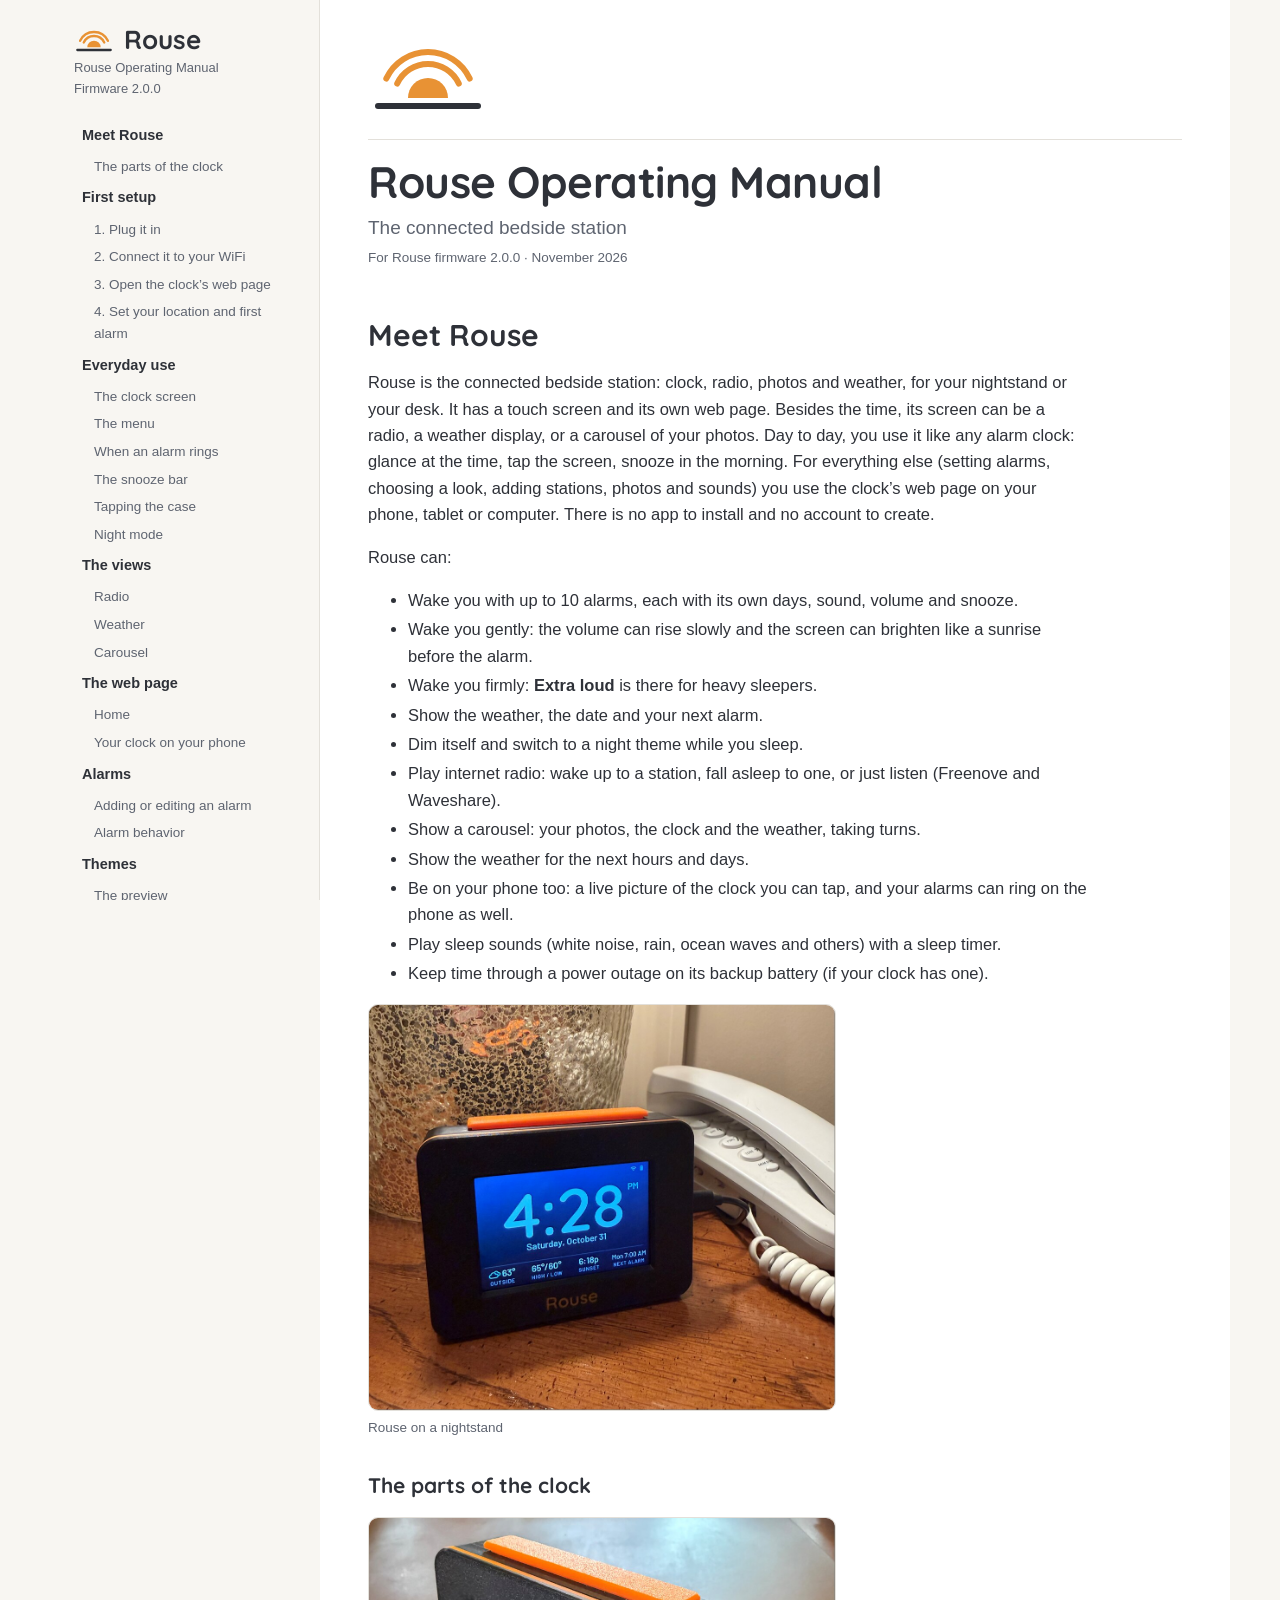
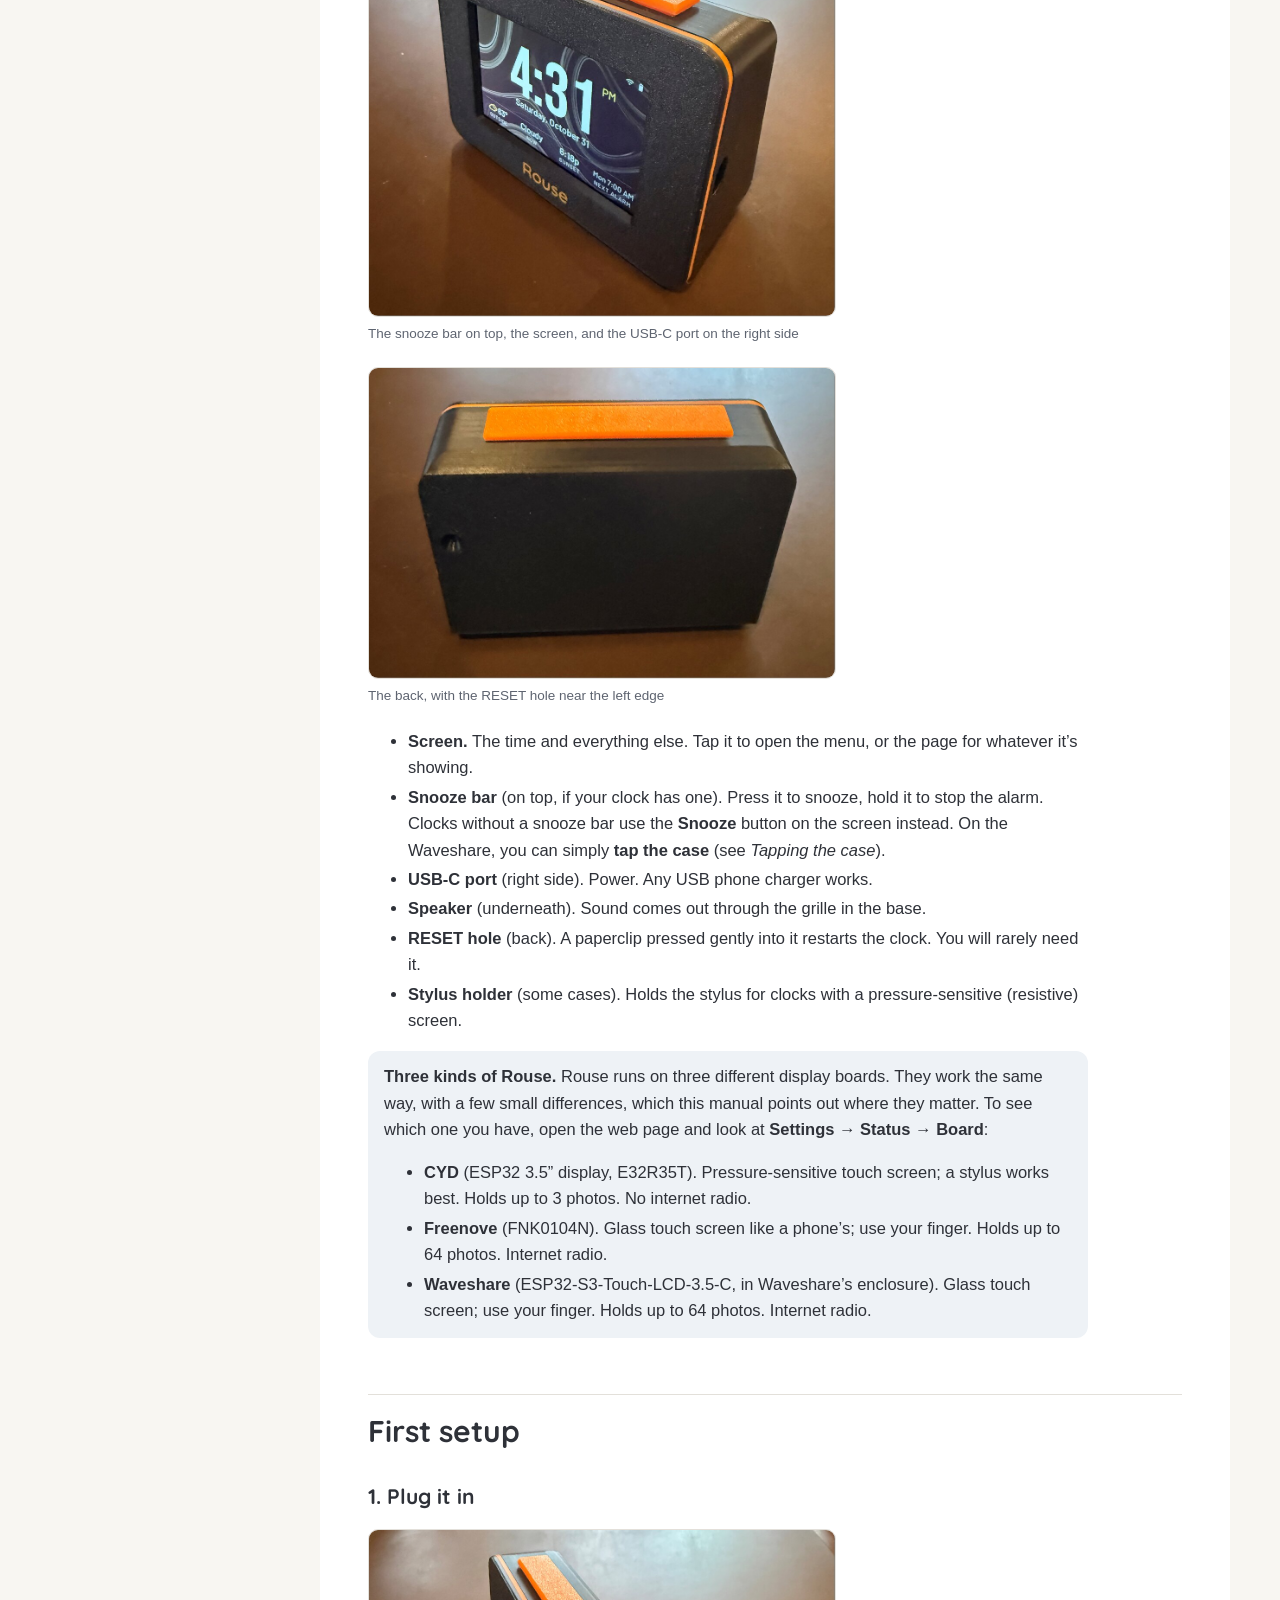
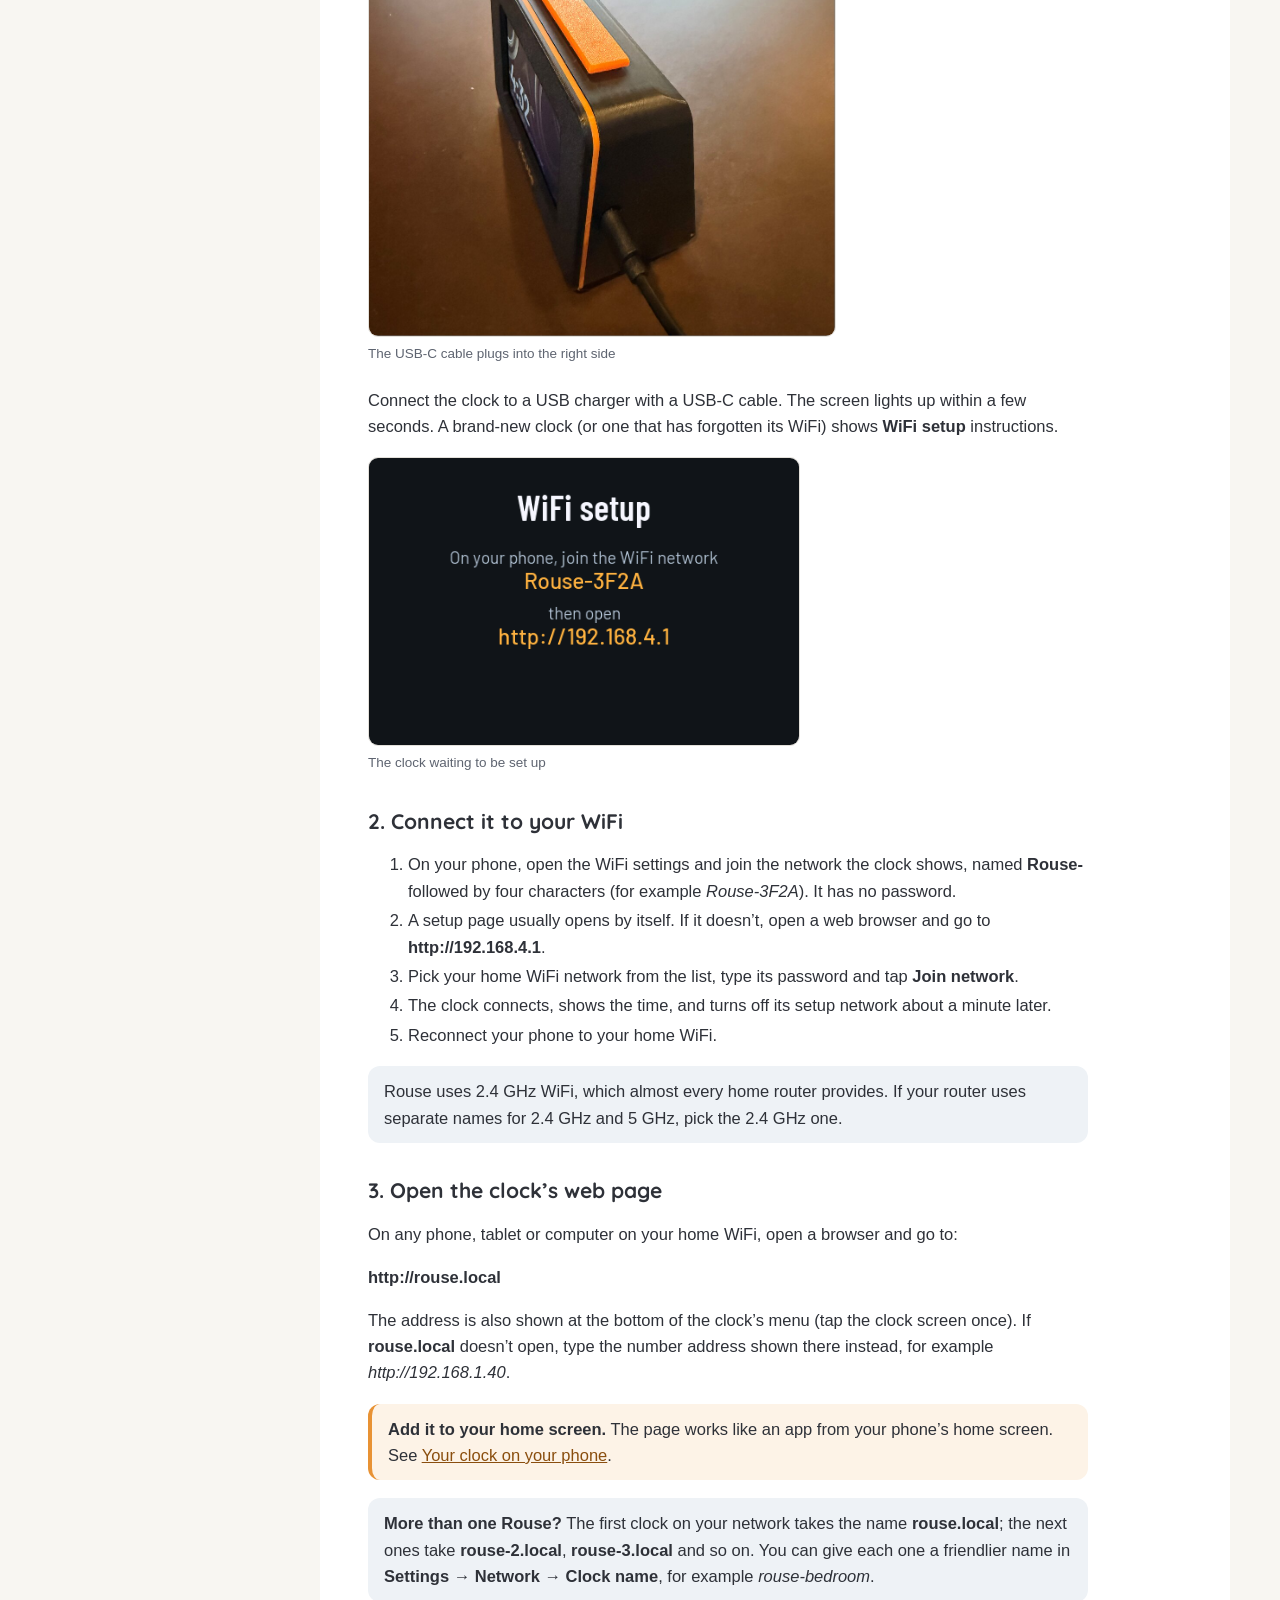
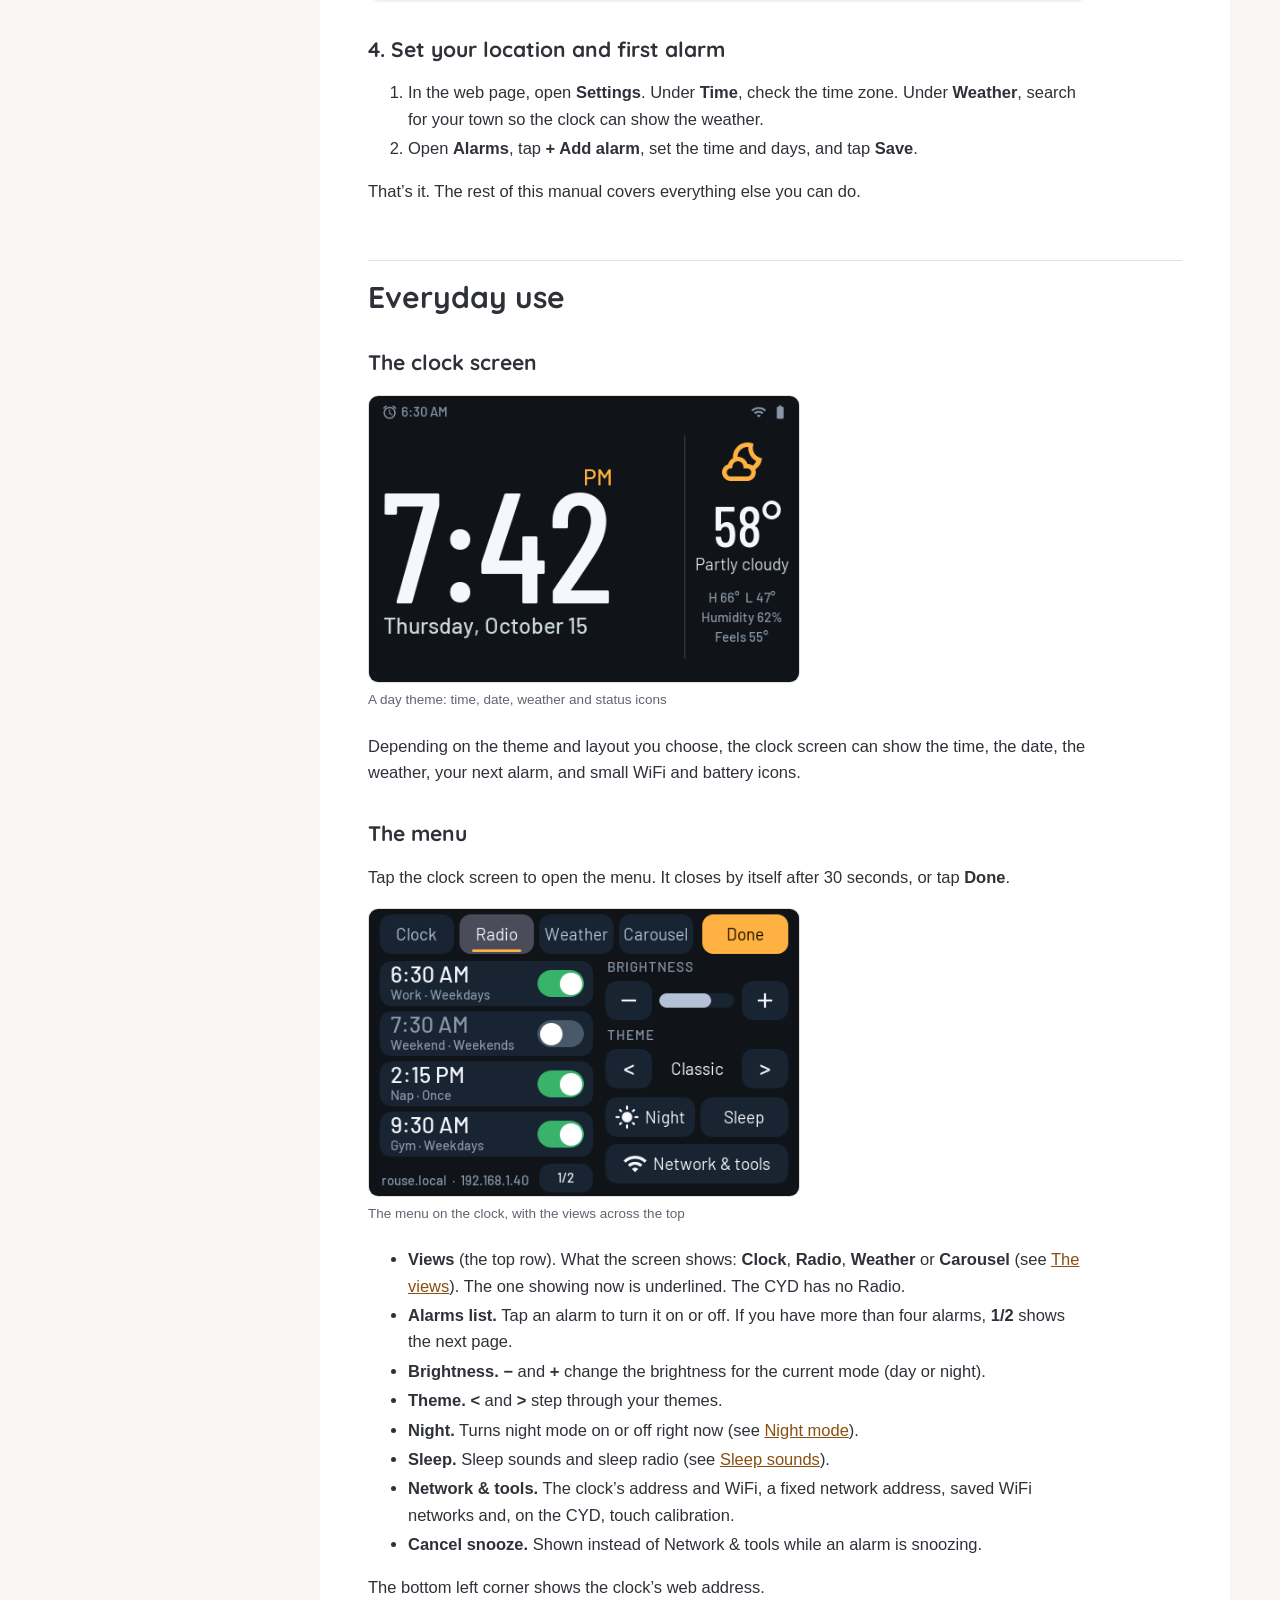
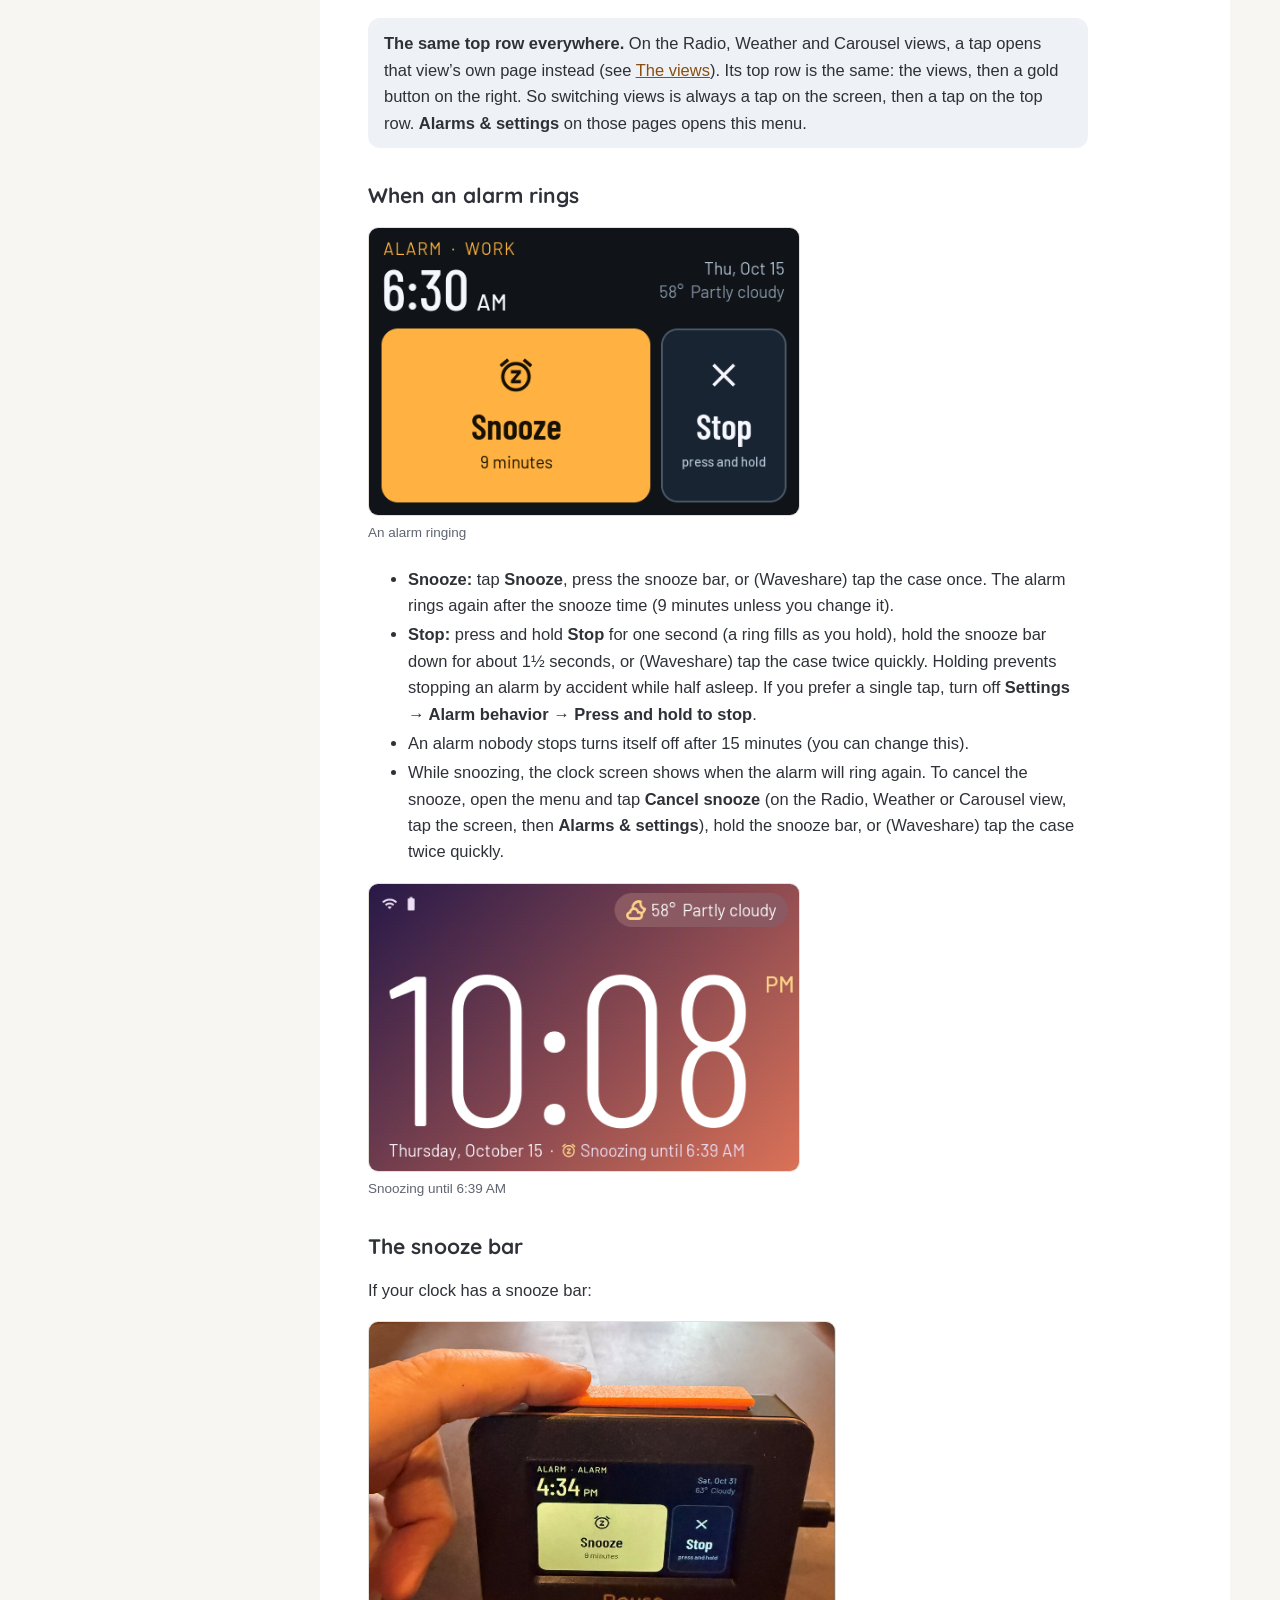
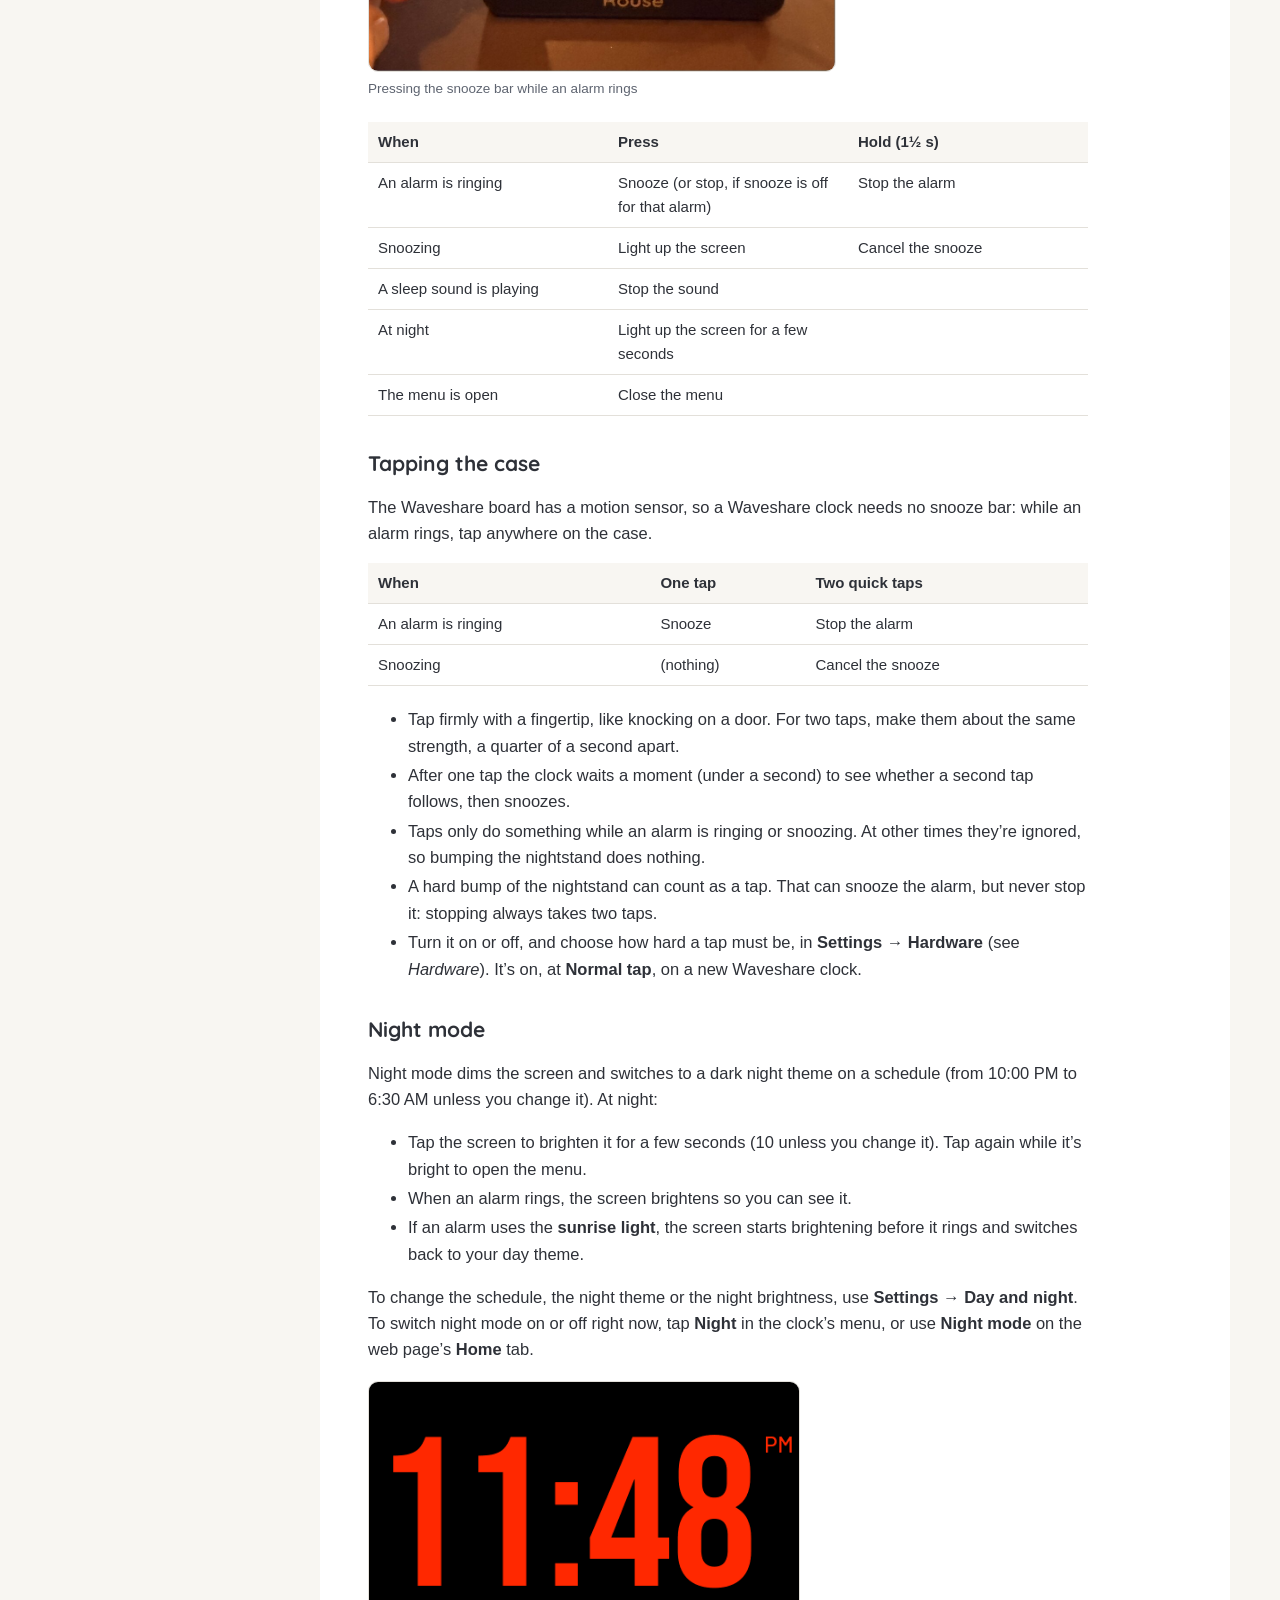
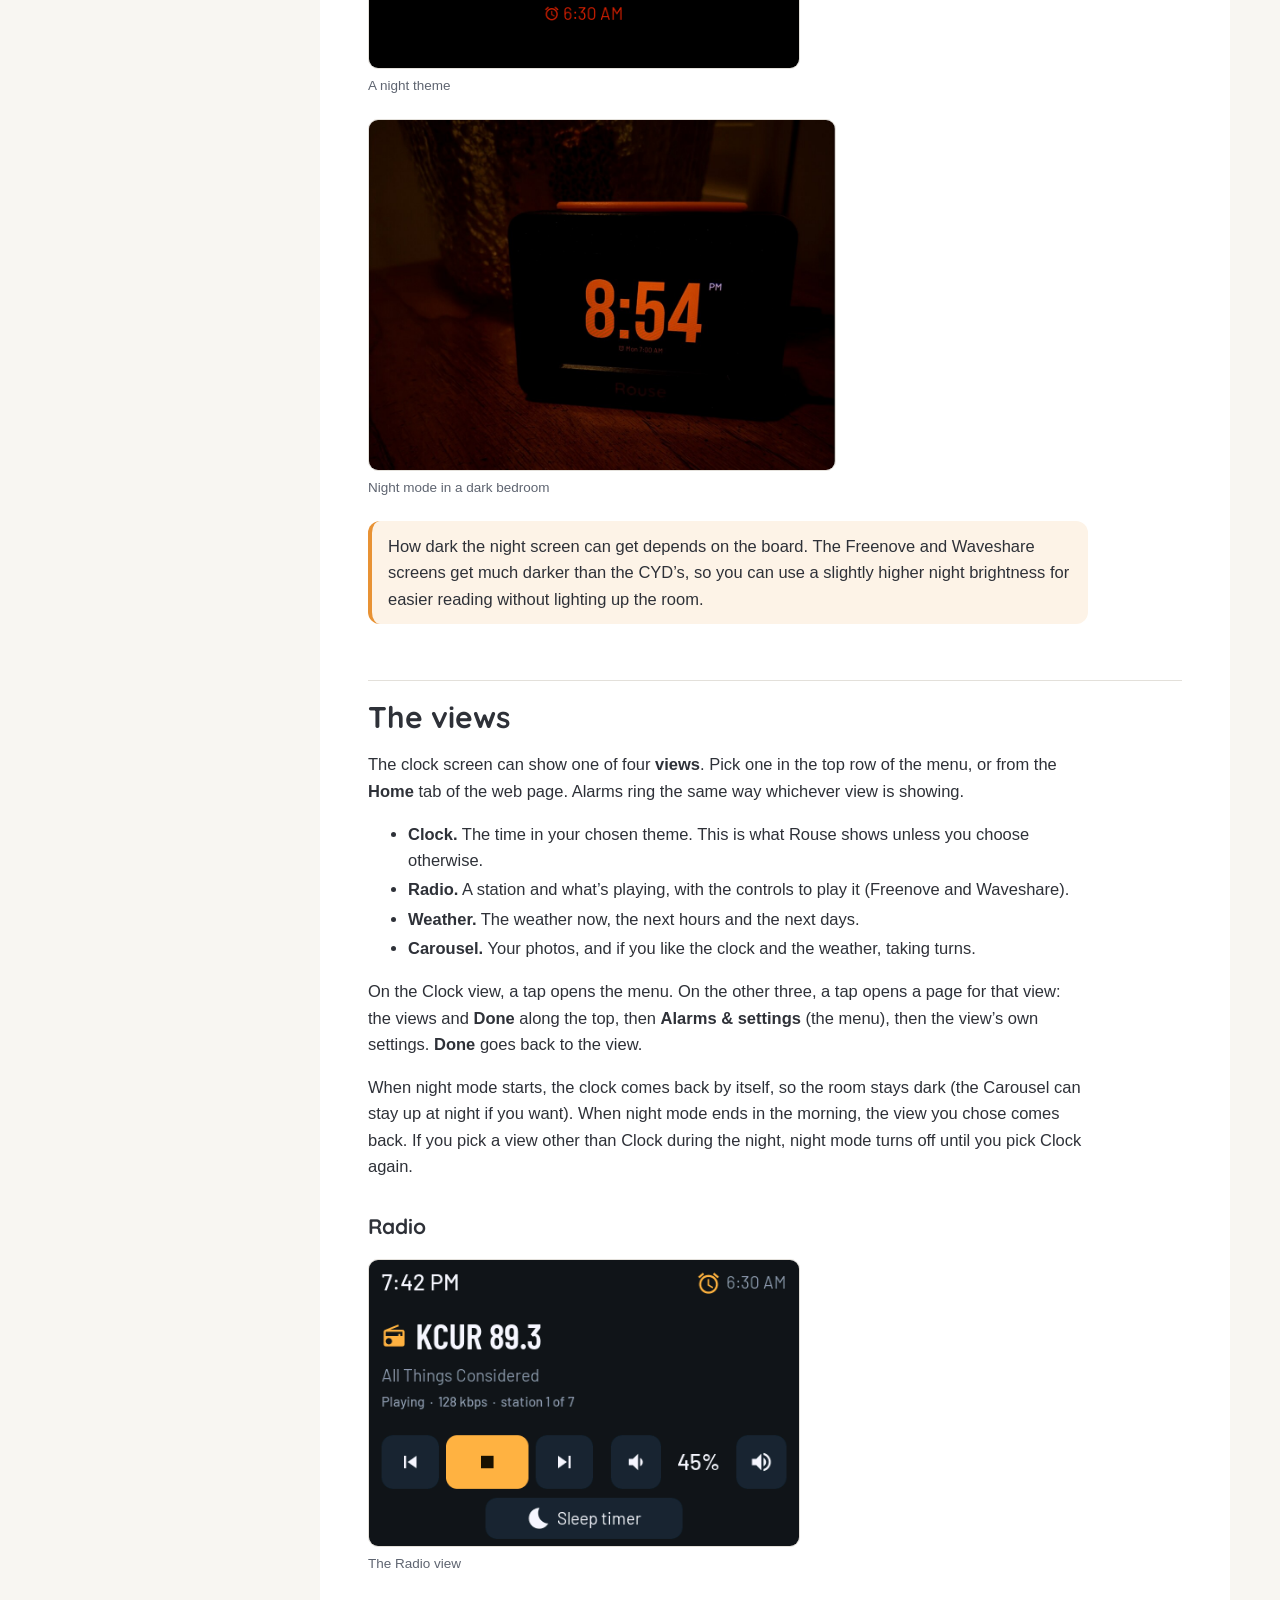
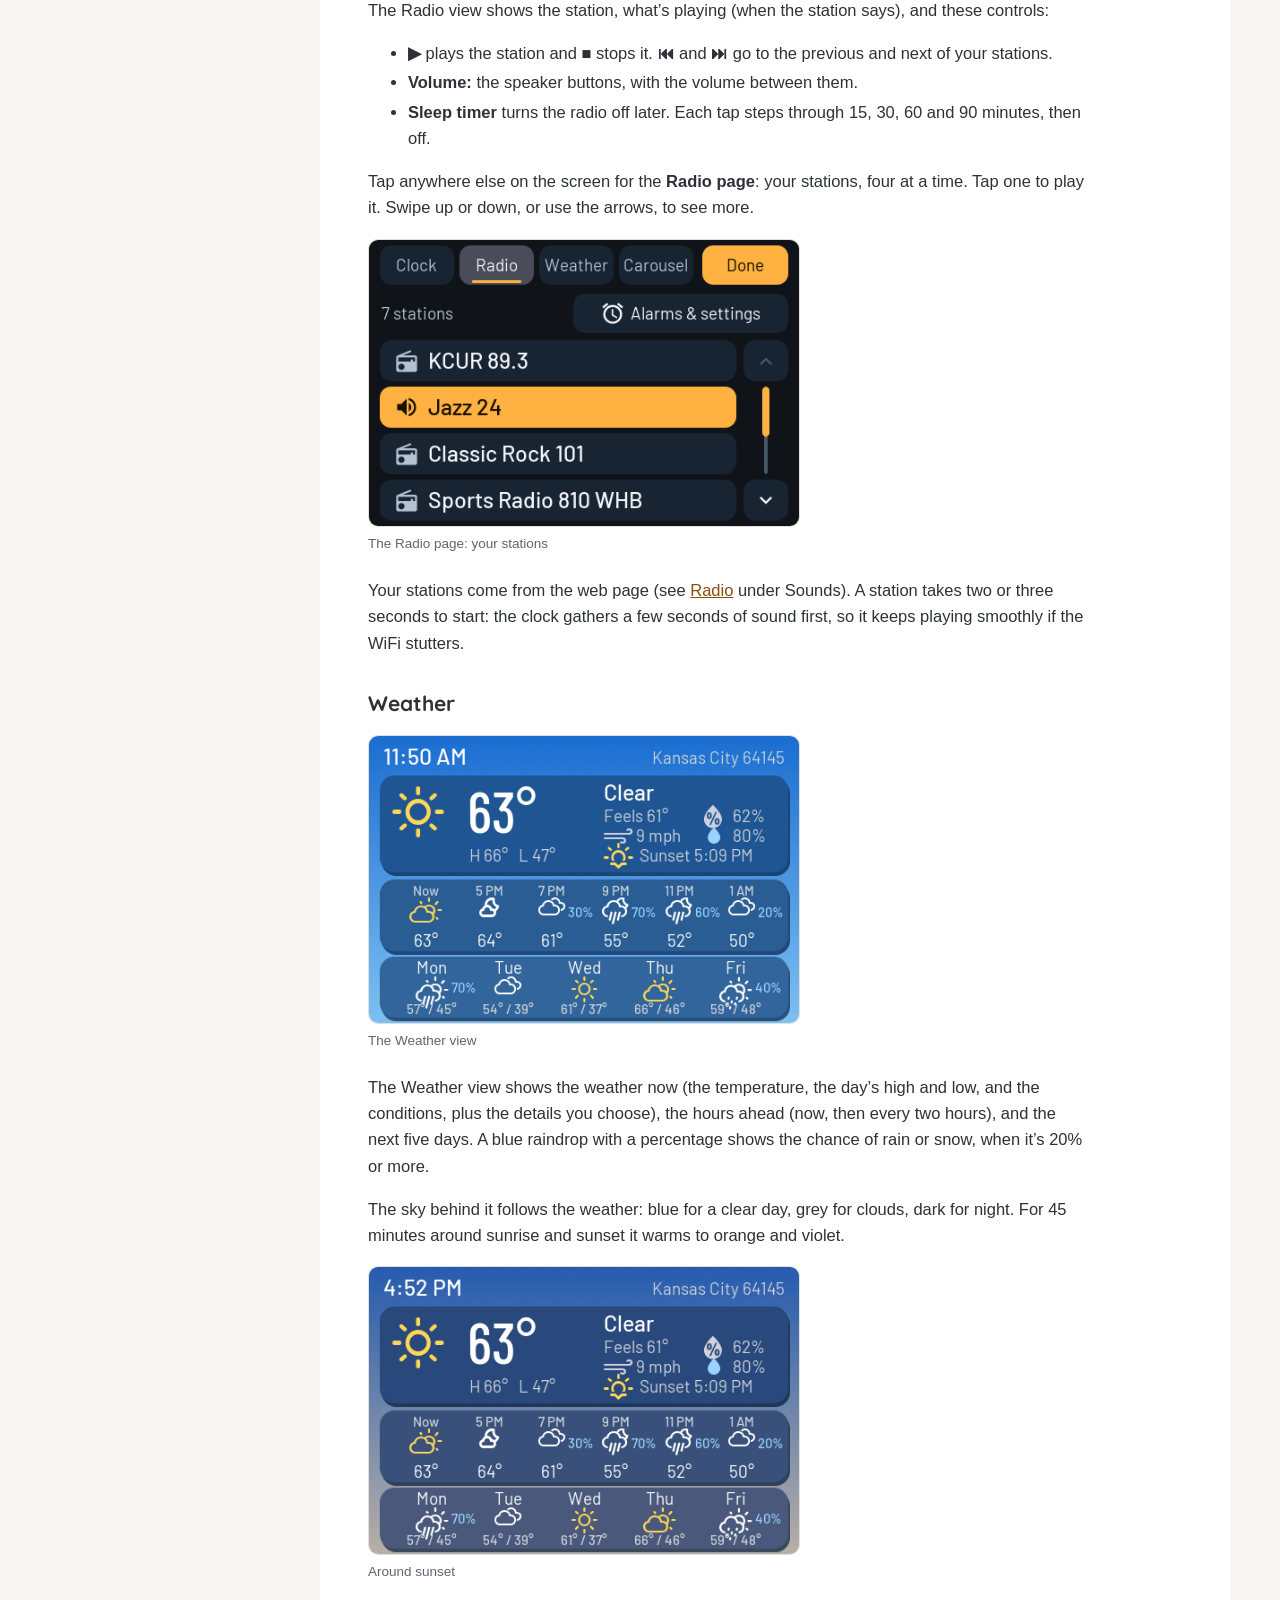
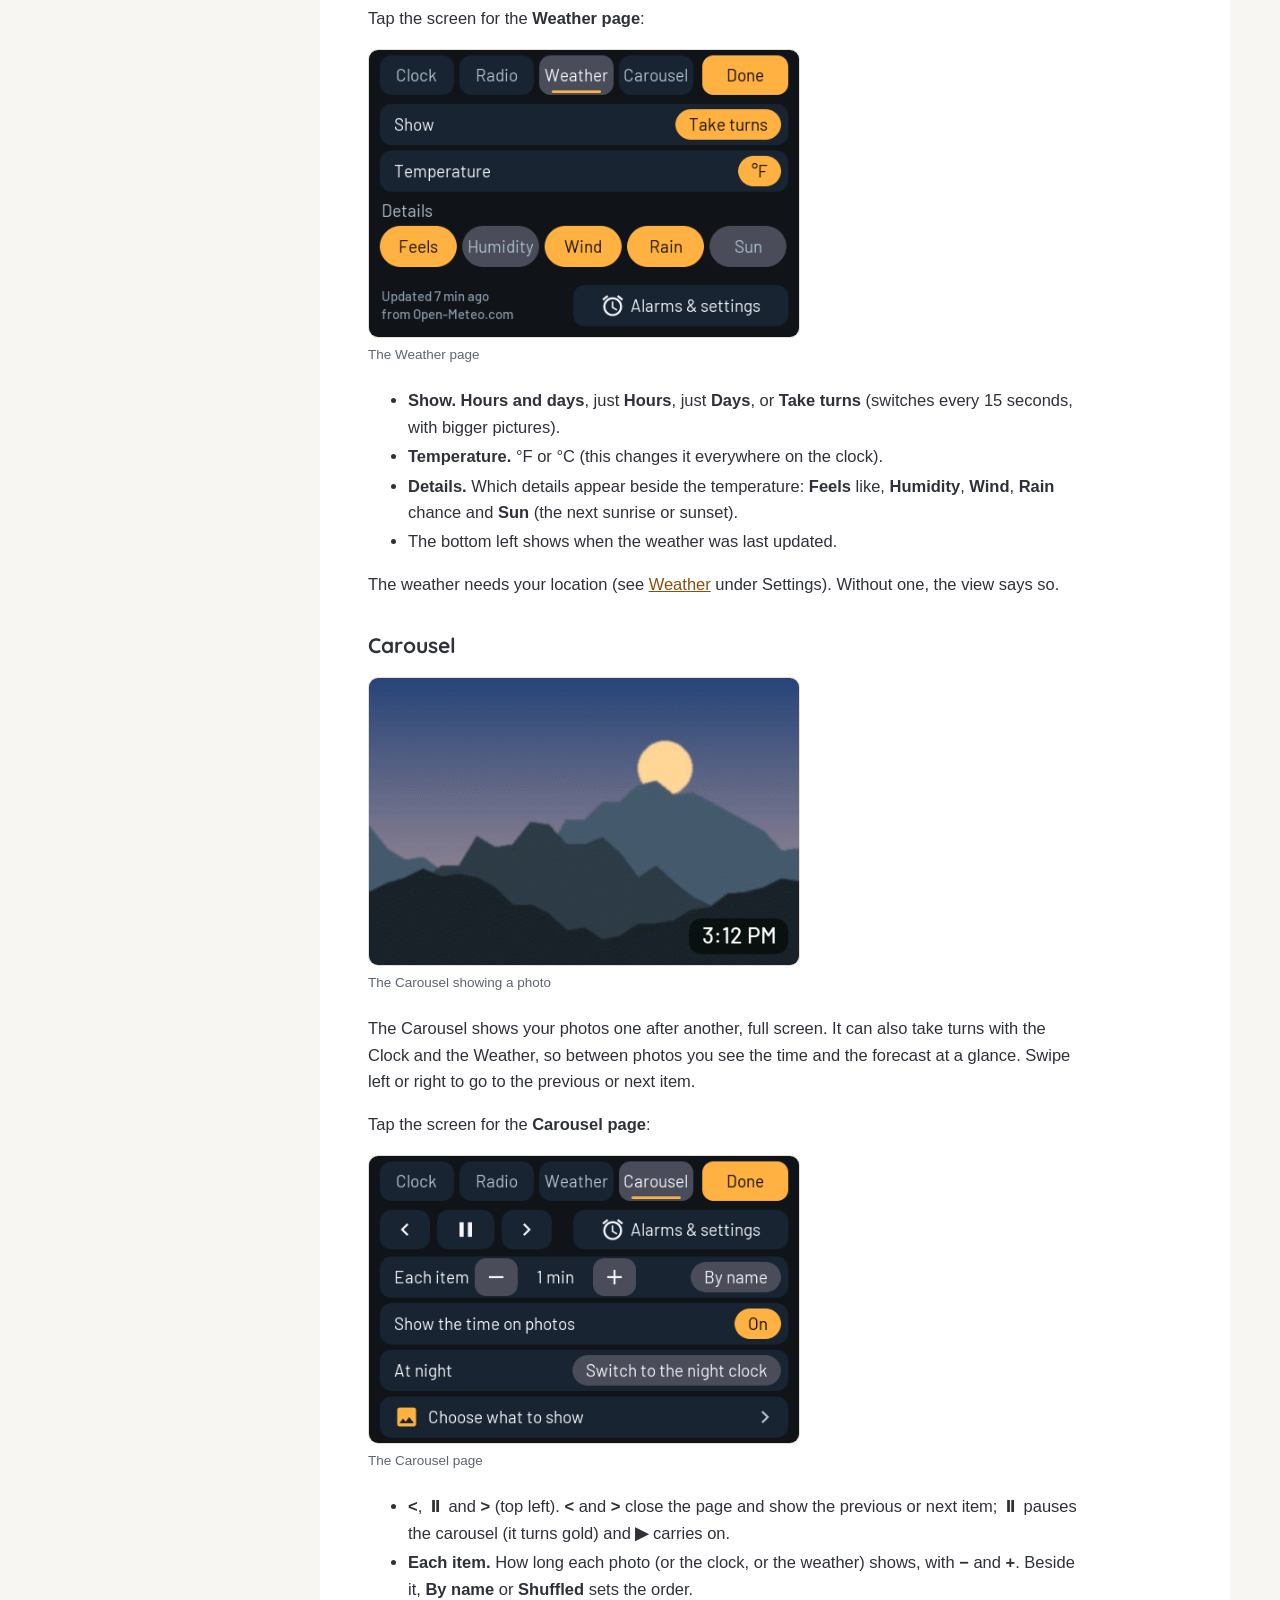
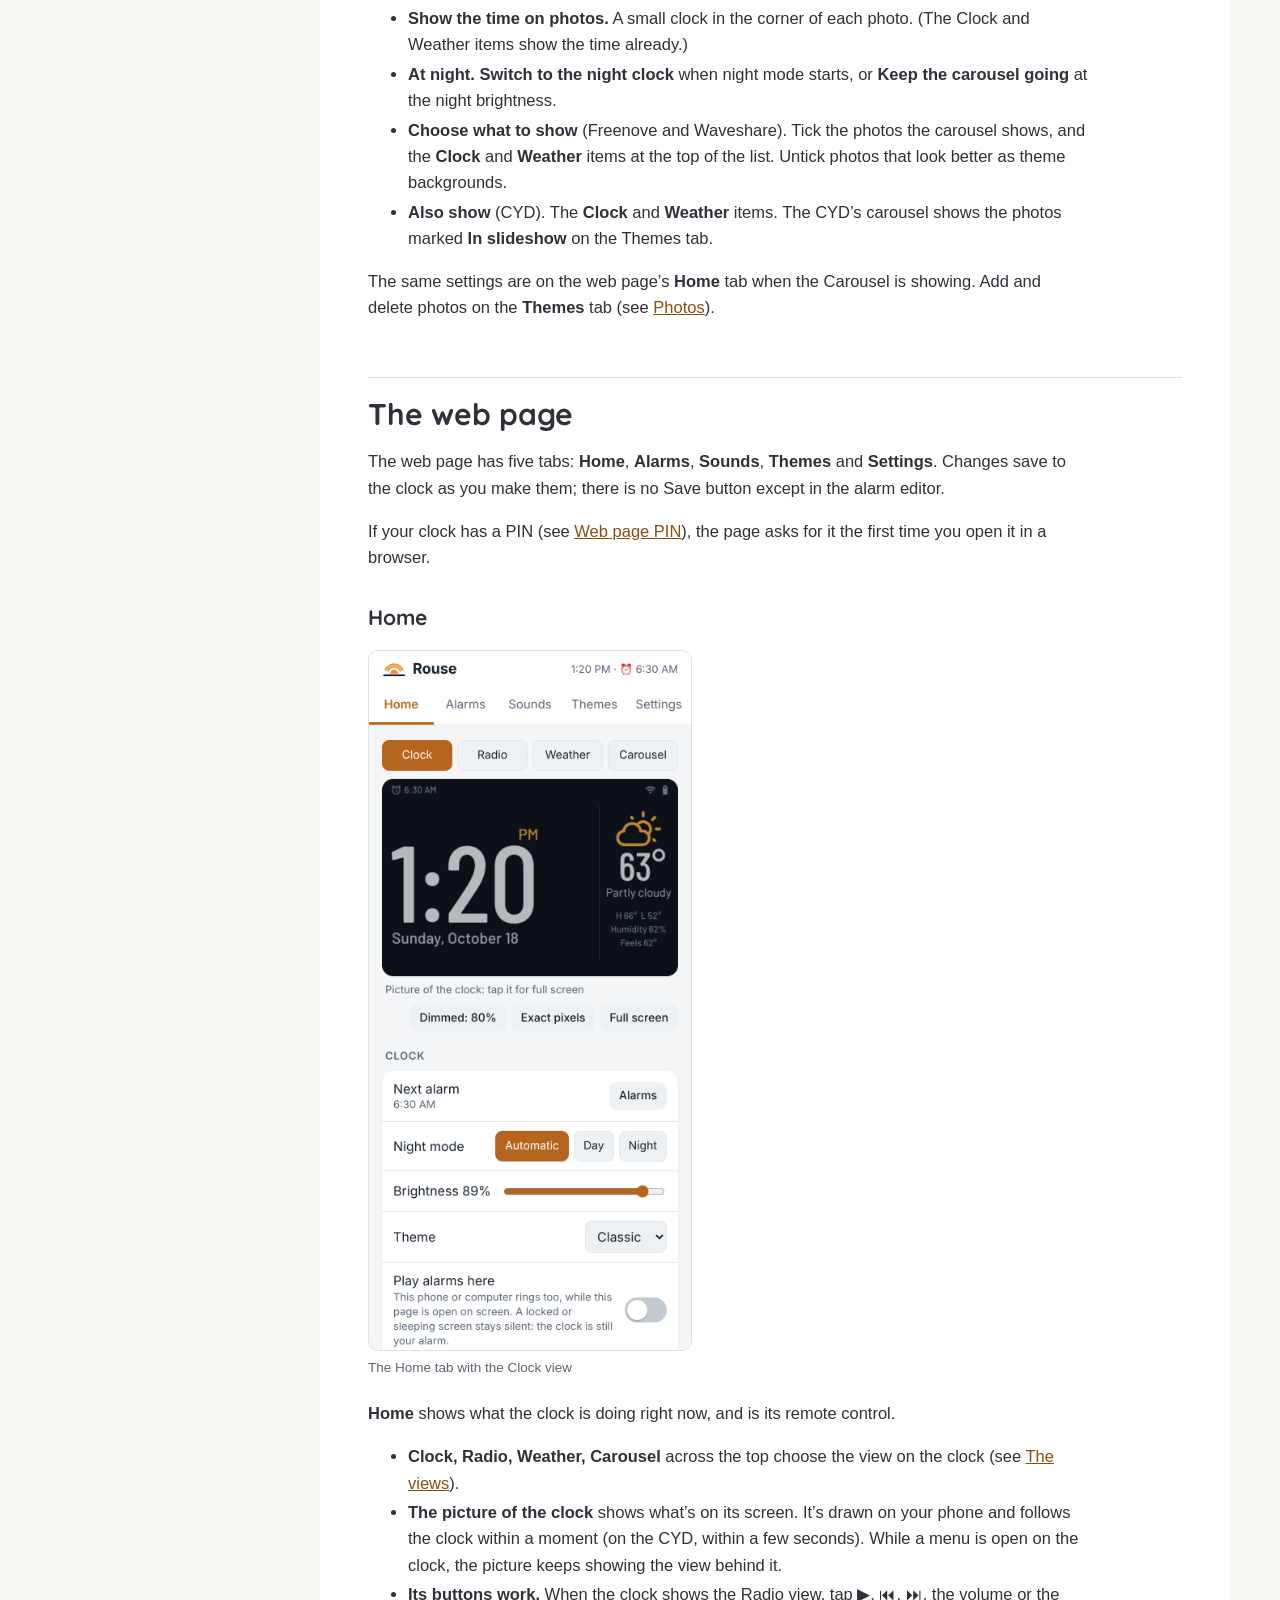
<file: manual/index.html>
<!doctype html>
<html lang="en">
<head>
<meta charset="utf-8">
<meta name="viewport" content="width=device-width, initial-scale=1">
<title>Rouse Operating Manual · Rouse</title>
<link rel="icon" type="image/png" href="img/icon.png">
<style>
@font-face { font-family: "Quicksand"; src: url("fonts/Quicksand.ttf") format("truetype"); font-weight: 300 700; }
:root {
  --ink: #2E3138; --sub: #5E6470; --line: #E3E0DA; --paper: #FFFFFF; --wash: #F8F6F2;
  --amber: #E89234; --amber-ink: #8A4E0E; --amber-wash: #FDF3E7; --note: #EEF2F6;
}
* { box-sizing: border-box; }
html { scroll-padding-top: 16px; }
body { margin: 0; background: var(--wash); color: var(--ink); font: 16.5px/1.6 Inter, -apple-system, "Segoe UI", Roboto, Carlito, "Helvetica Neue", Arial, sans-serif; }
a { color: var(--amber-ink); }
.wrap { display: grid; grid-template-columns: 270px minmax(0, 1fr); max-width: 1180px; margin: 0 auto; }
nav#toc { position: sticky; top: 0; height: 100vh; overflow: auto; padding: 26px 18px 40px 24px; border-right: 1px solid var(--line); }
nav#toc .brand { display: flex; align-items: center; gap: 10px; font: 700 26px/1 Quicksand, sans-serif; color: var(--ink); text-decoration: none; margin-bottom: 4px; }
nav#toc .brand svg { width: 40px; height: 28px; }
nav#toc .which { font-size: 13px; color: var(--sub); margin: 0 0 18px; }
nav#toc ul { list-style: none; margin: 0; padding: 0; }
nav#toc li { margin: 0; }
nav#toc > ul > li > a { display: block; font-weight: 600; font-size: 14.5px; padding: 6px 8px; border-radius: 8px; color: var(--ink); text-decoration: none; }
nav#toc ul ul a { display: block; font-size: 13.5px; padding: 3px 8px 3px 20px; color: var(--sub); text-decoration: none; border-radius: 6px; }
nav#toc a:hover { background: var(--amber-wash); color: var(--amber-ink); }
main { padding: 34px 48px 80px; background: var(--paper); min-height: 100vh; }
.cover h1 { font: 700 44px/1.1 Quicksand, sans-serif; margin: 0; letter-spacing: -0.5px; }
.cover .subtitle { color: var(--sub); font-size: 19px; margin: 6px 0 4px; }
.cover .ver { color: var(--sub); font-size: 13.5px; margin: 0 0 30px; }
h1 { font: 700 30px/1.2 Quicksand, sans-serif; margin: 56px 0 14px; padding-top: 18px; border-top: 1px solid var(--line); }
section.level1:first-of-type h1 { border-top: 0; margin-top: 10px; }
h2 { font: 700 21px/1.3 Quicksand, sans-serif; margin: 34px 0 8px; }
h3 { font-size: 17px; margin: 24px 0 6px; }
p, ul, ol, table { max-width: 720px; }
li { margin: 3px 0; }
figure { margin: 18px 0 22px; max-width: 720px; }
figure img { display: block; max-width: 100%; height: auto; border-radius: 10px; border: 1px solid var(--line); background: #111; }
img[src*="web-"] { background: #fff; }
figcaption { font-size: 13.5px; color: var(--sub); margin-top: 6px; }
table { border-collapse: collapse; width: 100%; font-size: 15px; margin: 14px 0 20px; }
th, td { text-align: left; padding: 8px 10px; border-bottom: 1px solid var(--line); vertical-align: top; }
th { background: var(--wash); font-weight: 600; }
.note, .tip { max-width: 720px; border-radius: 12px; padding: 12px 16px; margin: 18px 0; }
.note { background: var(--note); }
.tip { background: var(--amber-wash); border-left: 4px solid var(--amber); }
.note > :first-child, .tip > :first-child { margin-top: 0; } .note > :last-child, .tip > :last-child { margin-bottom: 0; }
.photo { max-width: 720px; border: 2px dashed var(--amber); background: #FFFBF5; border-radius: 12px; padding: 14px 16px 14px 62px; margin: 18px 0; position: relative; color: var(--amber-ink); font-size: 15px; }
.photo::before { content: ""; position: absolute; left: 16px; top: 15px; width: 32px; height: 26px;
  background: no-repeat center/contain url("data:image/svg+xml,%3Csvg xmlns='http://www.w3.org/2000/svg' viewBox='0 0 32 26'%3E%3Cpath d='M11 1h10l2 4h5a3 3 0 0 1 3 3v14a3 3 0 0 1-3 3H4a3 3 0 0 1-3-3V8a3 3 0 0 1 3-3h5z' fill='none' stroke='%23E89234' stroke-width='2'/%3E%3Ccircle cx='16' cy='14' r='6' fill='none' stroke='%23E89234' stroke-width='2'/%3E%3C/svg%3E"); }
.photo p { margin: 0; }
.menu-btn { display: none; }
@media (max-width: 860px) {
  .wrap { display: block; }
  nav#toc { position: static; height: auto; border-right: 0; border-bottom: 1px solid var(--line); padding: 16px; }
  nav#toc > ul { display: none; } nav#toc.open > ul { display: block; }
  .menu-btn { display: inline-block; margin-top: 6px; font: inherit; font-size: 14px; padding: 6px 12px; border-radius: 8px; border: 1px solid var(--line); background: #fff; color: var(--ink); }
  main { padding: 20px 16px 60px; }
  .cover h1 { font-size: 34px; }
}
/* print / PDF */
@page { size: Letter; margin: 16mm 16mm 18mm; }
@media print {
  body { background: #fff; font-size: 11pt; }
  .wrap { display: block; } nav#toc { display: none; } main { padding: 0; }
  .print-toc { display: block !important; page-break-after: always; }
  section.level1 { page-break-before: always; } section.level1:first-of-type { page-break-before: auto; }
  h1 { border-top: 0; margin-top: 0; }
  figure, .photo, .note, .tip, tr { break-inside: avoid; }
  table { break-inside: auto; }   /* long tables (parts list) may continue on the next page */
  h1, h2, h3 { break-after: avoid; }
  /* the Markdown sets a width on each picture; in print the height is capped instead, so the width must follow
     the height (width:auto !important), or tall phone screenshots get squeezed */
  figure img { width: auto !important; height: auto !important; max-width: 62%; max-height: 95mm; }
  figure img[src*="web-"] { max-height: 125mm; }
  figure img[src*="wiring"], figure img[src*="case-"] { max-width: 100%; max-height: 120mm; }
  section.level2 { break-before: auto; }
  a { color: inherit; text-decoration: none; }
}
.print-toc { display: none; }
.print-toc ul { list-style: none; padding: 0; } .print-toc ul ul { padding-left: 18px; }
.print-toc a { color: var(--ink); }
.print-toc h2 { margin-top: 10px; }
.cover-mark { width: 120px; height: 84px; margin-bottom: 14px; }
</style>
</head>
<body>
<div class="wrap">
<nav id="toc" aria-label="Contents">
  <a class="brand" href="../"><svg viewBox="0 0 120 84" aria-hidden="true"><path d="M18.3 44.6 A46 46 0 0 1 101.7 44.6" fill="none" stroke="#E89234" stroke-width="7" stroke-linecap="round"/><path d="M29.2 49.6 A34 34 0 0 1 90.8 49.6" fill="none" stroke="#E89234" stroke-width="7" stroke-linecap="round"/><path d="M40 64 A20 20 0 0 1 80 64 Z" fill="#E89234"/><line x1="10" y1="72" x2="110" y2="72" stroke="#2E3138" stroke-width="7" stroke-linecap="round"/></svg>Rouse</a>
  <p class="which">Rouse Operating Manual<br>Firmware 2.0.0</p>
  <button class="menu-btn" onclick="this.parentNode.classList.toggle('open')">Contents</button>
<ul>
<li><a href="#meet-rouse" id="toc-meet-rouse">Meet Rouse</a>
<ul>
<li><a href="#the-parts-of-the-clock"
id="toc-the-parts-of-the-clock">The parts of the clock</a></li>
</ul></li>
<li><a href="#first-setup" id="toc-first-setup">First setup</a>
<ul>
<li><a href="#plug-it-in" id="toc-plug-it-in">1. Plug it in</a></li>
<li><a href="#connect-it-to-your-wifi"
id="toc-connect-it-to-your-wifi">2. Connect it to your WiFi</a></li>
<li><a href="#open-the-clocks-web-page"
id="toc-open-the-clocks-web-page">3. Open the clock’s web page</a></li>
<li><a href="#set-your-location-and-first-alarm"
id="toc-set-your-location-and-first-alarm">4. Set your location and
first alarm</a></li>
</ul></li>
<li><a href="#everyday-use" id="toc-everyday-use">Everyday use</a>
<ul>
<li><a href="#the-clock-screen" id="toc-the-clock-screen">The clock
screen</a></li>
<li><a href="#the-menu" id="toc-the-menu">The menu</a></li>
<li><a href="#when-an-alarm-rings" id="toc-when-an-alarm-rings">When an
alarm rings</a></li>
<li><a href="#the-snooze-bar" id="toc-the-snooze-bar">The snooze
bar</a></li>
<li><a href="#tapping-the-case" id="toc-tapping-the-case">Tapping the
case</a></li>
<li><a href="#night-mode" id="toc-night-mode">Night mode</a></li>
</ul></li>
<li><a href="#the-views" id="toc-the-views">The views</a>
<ul>
<li><a href="#radio" id="toc-radio">Radio</a></li>
<li><a href="#weather" id="toc-weather">Weather</a></li>
<li><a href="#carousel" id="toc-carousel">Carousel</a></li>
</ul></li>
<li><a href="#the-web-page" id="toc-the-web-page">The web page</a>
<ul>
<li><a href="#home" id="toc-home">Home</a></li>
<li><a href="#your-clock-on-your-phone"
id="toc-your-clock-on-your-phone">Your clock on your phone</a></li>
</ul></li>
<li><a href="#alarms" id="toc-alarms">Alarms</a>
<ul>
<li><a href="#adding-or-editing-an-alarm"
id="toc-adding-or-editing-an-alarm">Adding or editing an alarm</a></li>
<li><a href="#alarm-behavior" id="toc-alarm-behavior">Alarm
behavior</a></li>
</ul></li>
<li><a href="#themes" id="toc-themes">Themes</a>
<ul>
<li><a href="#the-preview" id="toc-the-preview">The preview</a></li>
<li><a href="#choosing-and-editing-themes"
id="toc-choosing-and-editing-themes">Choosing and editing
themes</a></li>
<li><a href="#photos" id="toc-photos">Photos</a></li>
<li><a href="#slideshow" id="toc-slideshow">Slideshow</a></li>
</ul></li>
<li><a href="#sounds" id="toc-sounds">Sounds</a>
<ul>
<li><a href="#alarm-sounds" id="toc-alarm-sounds">Alarm sounds</a></li>
<li><a href="#your-own-sounds" id="toc-your-own-sounds">Your own
sounds</a></li>
<li><a href="#sleep-sounds" id="toc-sleep-sounds">Sleep sounds</a></li>
<li><a href="#radio-1" id="toc-radio-1">Radio</a></li>
<li><a href="#hourly-chime" id="toc-hourly-chime">Hourly chime</a></li>
</ul></li>
<li><a href="#settings" id="toc-settings">Settings</a>
<ul>
<li><a href="#time" id="toc-time">Time</a></li>
<li><a href="#weather-1" id="toc-weather-1">Weather</a></li>
<li><a href="#day-and-night" id="toc-day-and-night">Day and
night</a></li>
<li><a href="#hardware" id="toc-hardware">Hardware</a></li>
<li><a href="#network" id="toc-network">Network</a></li>
<li><a href="#web-page-pin" id="toc-web-page-pin">Web page PIN</a></li>
<li><a href="#backup" id="toc-backup">Backup</a></li>
</ul></li>
<li><a href="#updating-the-firmware"
id="toc-updating-the-firmware">Updating the firmware</a>
<ul>
<li><a href="#installing-an-update-from-the-web-page"
id="toc-installing-an-update-from-the-web-page">Installing an update
from the web page</a></li>
<li><a href="#installing-a-file-yourself"
id="toc-installing-a-file-yourself">Installing a file yourself</a></li>
</ul></li>
<li><a href="#troubleshooting"
id="toc-troubleshooting">Troubleshooting</a></li>
<li><a href="#specifications"
id="toc-specifications">Specifications</a></li>
</ul>
</nav>
<main>
<header class="cover">
  <svg class="cover-mark" viewBox="0 0 120 84" aria-hidden="true"><path d="M18.3 44.6 A46 46 0 0 1 101.7 44.6" fill="none" stroke="#E89234" stroke-width="6" stroke-linecap="round"/><path d="M29.2 49.6 A34 34 0 0 1 90.8 49.6" fill="none" stroke="#E89234" stroke-width="6" stroke-linecap="round"/><path d="M40 64 A20 20 0 0 1 80 64 Z" fill="#E89234"/><line x1="10" y1="72" x2="110" y2="72" stroke="#2E3138" stroke-width="6" stroke-linecap="round"/></svg>
  <h1>Rouse Operating Manual</h1>
  <p class="subtitle">The connected bedside station</p>
  <p class="ver">For Rouse firmware 2.0.0 · November 2026</p>
</header>
<div class="print-toc"><h2>Contents</h2>
<ul>
<li><a href="#meet-rouse" id="toc-meet-rouse">Meet Rouse</a>
<ul>
<li><a href="#the-parts-of-the-clock"
id="toc-the-parts-of-the-clock">The parts of the clock</a></li>
</ul></li>
<li><a href="#first-setup" id="toc-first-setup">First setup</a>
<ul>
<li><a href="#plug-it-in" id="toc-plug-it-in">1. Plug it in</a></li>
<li><a href="#connect-it-to-your-wifi"
id="toc-connect-it-to-your-wifi">2. Connect it to your WiFi</a></li>
<li><a href="#open-the-clocks-web-page"
id="toc-open-the-clocks-web-page">3. Open the clock’s web page</a></li>
<li><a href="#set-your-location-and-first-alarm"
id="toc-set-your-location-and-first-alarm">4. Set your location and
first alarm</a></li>
</ul></li>
<li><a href="#everyday-use" id="toc-everyday-use">Everyday use</a>
<ul>
<li><a href="#the-clock-screen" id="toc-the-clock-screen">The clock
screen</a></li>
<li><a href="#the-menu" id="toc-the-menu">The menu</a></li>
<li><a href="#when-an-alarm-rings" id="toc-when-an-alarm-rings">When an
alarm rings</a></li>
<li><a href="#the-snooze-bar" id="toc-the-snooze-bar">The snooze
bar</a></li>
<li><a href="#tapping-the-case" id="toc-tapping-the-case">Tapping the
case</a></li>
<li><a href="#night-mode" id="toc-night-mode">Night mode</a></li>
</ul></li>
<li><a href="#the-views" id="toc-the-views">The views</a>
<ul>
<li><a href="#radio" id="toc-radio">Radio</a></li>
<li><a href="#weather" id="toc-weather">Weather</a></li>
<li><a href="#carousel" id="toc-carousel">Carousel</a></li>
</ul></li>
<li><a href="#the-web-page" id="toc-the-web-page">The web page</a>
<ul>
<li><a href="#home" id="toc-home">Home</a></li>
<li><a href="#your-clock-on-your-phone"
id="toc-your-clock-on-your-phone">Your clock on your phone</a></li>
</ul></li>
<li><a href="#alarms" id="toc-alarms">Alarms</a>
<ul>
<li><a href="#adding-or-editing-an-alarm"
id="toc-adding-or-editing-an-alarm">Adding or editing an alarm</a></li>
<li><a href="#alarm-behavior" id="toc-alarm-behavior">Alarm
behavior</a></li>
</ul></li>
<li><a href="#themes" id="toc-themes">Themes</a>
<ul>
<li><a href="#the-preview" id="toc-the-preview">The preview</a></li>
<li><a href="#choosing-and-editing-themes"
id="toc-choosing-and-editing-themes">Choosing and editing
themes</a></li>
<li><a href="#photos" id="toc-photos">Photos</a></li>
<li><a href="#slideshow" id="toc-slideshow">Slideshow</a></li>
</ul></li>
<li><a href="#sounds" id="toc-sounds">Sounds</a>
<ul>
<li><a href="#alarm-sounds" id="toc-alarm-sounds">Alarm sounds</a></li>
<li><a href="#your-own-sounds" id="toc-your-own-sounds">Your own
sounds</a></li>
<li><a href="#sleep-sounds" id="toc-sleep-sounds">Sleep sounds</a></li>
<li><a href="#radio-1" id="toc-radio-1">Radio</a></li>
<li><a href="#hourly-chime" id="toc-hourly-chime">Hourly chime</a></li>
</ul></li>
<li><a href="#settings" id="toc-settings">Settings</a>
<ul>
<li><a href="#time" id="toc-time">Time</a></li>
<li><a href="#weather-1" id="toc-weather-1">Weather</a></li>
<li><a href="#day-and-night" id="toc-day-and-night">Day and
night</a></li>
<li><a href="#hardware" id="toc-hardware">Hardware</a></li>
<li><a href="#network" id="toc-network">Network</a></li>
<li><a href="#web-page-pin" id="toc-web-page-pin">Web page PIN</a></li>
<li><a href="#backup" id="toc-backup">Backup</a></li>
</ul></li>
<li><a href="#updating-the-firmware"
id="toc-updating-the-firmware">Updating the firmware</a>
<ul>
<li><a href="#installing-an-update-from-the-web-page"
id="toc-installing-an-update-from-the-web-page">Installing an update
from the web page</a></li>
<li><a href="#installing-a-file-yourself"
id="toc-installing-a-file-yourself">Installing a file yourself</a></li>
</ul></li>
<li><a href="#troubleshooting"
id="toc-troubleshooting">Troubleshooting</a></li>
<li><a href="#specifications"
id="toc-specifications">Specifications</a></li>
</ul>
</div>
<section id="meet-rouse" class="level1">
<h1>Meet Rouse</h1>
<p>Rouse is the connected bedside station: clock, radio, photos and
weather, for your nightstand or your desk. It has a touch screen and its
own web page. Besides the time, its screen can be a radio, a weather
display, or a carousel of your photos. Day to day, you use it like any
alarm clock: glance at the time, tap the screen, snooze in the morning.
For everything else (setting alarms, choosing a look, adding stations,
photos and sounds) you use the clock’s web page on your phone, tablet or
computer. There is no app to install and no account to create.</p>
<p>Rouse can:</p>
<ul>
<li>Wake you with up to 10 alarms, each with its own days, sound, volume
and snooze.</li>
<li>Wake you gently: the volume can rise slowly and the screen can
brighten like a sunrise before the alarm.</li>
<li>Wake you firmly: <strong>Extra loud</strong> is there for heavy
sleepers.</li>
<li>Show the weather, the date and your next alarm.</li>
<li>Dim itself and switch to a night theme while you sleep.</li>
<li>Play internet radio: wake up to a station, fall asleep to one, or
just listen (Freenove and Waveshare).</li>
<li>Show a carousel: your photos, the clock and the weather, taking
turns.</li>
<li>Show the weather for the next hours and days.</li>
<li>Be on your phone too: a live picture of the clock you can tap, and
your alarms can ring on the phone as well.</li>
<li>Play sleep sounds (white noise, rain, ocean waves and others) with a
sleep timer.</li>
<li>Keep time through a power outage on its backup battery (if your
clock has one).</li>
</ul>
<figure>
<img src="img/photo-p1.jpg" style="width:65.0%"
alt="Rouse on a nightstand" />
<figcaption aria-hidden="true">Rouse on a nightstand</figcaption>
</figure>
<section id="the-parts-of-the-clock" class="level2">
<h2>The parts of the clock</h2>
<figure>
<img src="img/photo-p2.jpg" style="width:65.0%"
alt="The snooze bar on top, the screen, and the USB-C port on the right side" />
<figcaption aria-hidden="true">The snooze bar on top, the screen, and
the USB-C port on the right side</figcaption>
</figure>
<figure>
<img src="img/photo-p6.jpg" style="width:65.0%"
alt="The back, with the RESET hole near the left edge" />
<figcaption aria-hidden="true">The back, with the RESET hole near the
left edge</figcaption>
</figure>
<ul>
<li><strong>Screen.</strong> The time and everything else. Tap it to
open the menu, or the page for whatever it’s showing.</li>
<li><strong>Snooze bar</strong> (on top, if your clock has one). Press
it to snooze, hold it to stop the alarm. Clocks without a snooze bar use
the <strong>Snooze</strong> button on the screen instead. On the
Waveshare, you can simply <strong>tap the case</strong> (see <em>Tapping
the case</em>).</li>
<li><strong>USB-C port</strong> (right side). Power. Any USB phone
charger works.</li>
<li><strong>Speaker</strong> (underneath). Sound comes out through the
grille in the base.</li>
<li><strong>RESET hole</strong> (back). A paperclip pressed gently into
it restarts the clock. You will rarely need it.</li>
<li><strong>Stylus holder</strong> (some cases). Holds the stylus for
clocks with a pressure-sensitive (resistive) screen.</li>
</ul>
<div class="note" data-custom-style="Note">
<p><strong>Three kinds of Rouse.</strong> Rouse runs on three different
display boards. They work the same way, with a few small differences,
which this manual points out where they matter. To see which one you
have, open the web page and look at <strong>Settings → Status →
Board</strong>:</p>
<ul>
<li><strong>CYD</strong> (ESP32 3.5” display, E32R35T).
Pressure-sensitive touch screen; a stylus works best. Holds up to 3
photos. No internet radio.</li>
<li><strong>Freenove</strong> (FNK0104N). Glass touch screen like a
phone’s; use your finger. Holds up to 64 photos. Internet radio.</li>
<li><strong>Waveshare</strong> (ESP32-S3-Touch-LCD-3.5-C, in Waveshare’s
enclosure). Glass touch screen; use your finger. Holds up to 64 photos.
Internet radio.</li>
</ul>
</div>
</section>
</section>
<section id="first-setup" class="level1">
<h1>First setup</h1>
<section id="plug-it-in" class="level2">
<h2>1. Plug it in</h2>
<figure>
<img src="img/photo-p3.jpg" style="width:65.0%"
alt="The USB-C cable plugs into the right side" />
<figcaption aria-hidden="true">The USB-C cable plugs into the right
side</figcaption>
</figure>
<p>Connect the clock to a USB charger with a USB-C cable. The screen
lights up within a few seconds. A brand-new clock (or one that has
forgotten its WiFi) shows <strong>WiFi setup</strong> instructions.</p>
<figure>
<img src="img/clock-message-wifi.png" style="width:60.0%"
alt="The clock waiting to be set up" />
<figcaption aria-hidden="true">The clock waiting to be set
up</figcaption>
</figure>
</section>
<section id="connect-it-to-your-wifi" class="level2">
<h2>2. Connect it to your WiFi</h2>
<ol type="1">
<li>On your phone, open the WiFi settings and join the network the clock
shows, named <strong>Rouse-</strong> followed by four characters (for
example <em>Rouse-3F2A</em>). It has no password.</li>
<li>A setup page usually opens by itself. If it doesn’t, open a web
browser and go to <strong>http://192.168.4.1</strong>.</li>
<li>Pick your home WiFi network from the list, type its password and tap
<strong>Join network</strong>.</li>
<li>The clock connects, shows the time, and turns off its setup network
about a minute later.</li>
<li>Reconnect your phone to your home WiFi.</li>
</ol>
<div class="note" data-custom-style="Note">
<p>Rouse uses 2.4 GHz WiFi, which almost every home router provides. If
your router uses separate names for 2.4 GHz and 5 GHz, pick the 2.4 GHz
one.</p>
</div>
</section>
<section id="open-the-clocks-web-page" class="level2">
<h2>3. Open the clock’s web page</h2>
<p>On any phone, tablet or computer on your home WiFi, open a browser
and go to:</p>
<p><strong>http://rouse.local</strong></p>
<p>The address is also shown at the bottom of the clock’s menu (tap the
clock screen once). If <strong>rouse.local</strong> doesn’t open, type
the number address shown there instead, for example
<em>http://192.168.1.40</em>.</p>
<div class="tip" data-custom-style="Tip">
<p><strong>Add it to your home screen.</strong> The page works like an
app from your phone’s home screen. See <a
href="#your-clock-on-your-phone">Your clock on your phone</a>.</p>
</div>
<div class="note" data-custom-style="Note">
<p><strong>More than one Rouse?</strong> The first clock on your network
takes the name <strong>rouse.local</strong>; the next ones take
<strong>rouse-2.local</strong>, <strong>rouse-3.local</strong> and so
on. You can give each one a friendlier name in <strong>Settings →
Network → Clock name</strong>, for example <em>rouse-bedroom</em>.</p>
</div>
</section>
<section id="set-your-location-and-first-alarm" class="level2">
<h2>4. Set your location and first alarm</h2>
<ol type="1">
<li>In the web page, open <strong>Settings</strong>. Under
<strong>Time</strong>, check the time zone. Under
<strong>Weather</strong>, search for your town so the clock can show the
weather.</li>
<li>Open <strong>Alarms</strong>, tap <strong>+ Add alarm</strong>, set
the time and days, and tap <strong>Save</strong>.</li>
</ol>
<p>That’s it. The rest of this manual covers everything else you can
do.</p>
</section>
</section>
<section id="everyday-use" class="level1">
<h1>Everyday use</h1>
<section id="the-clock-screen" class="level2">
<h2>The clock screen</h2>
<figure>
<img src="img/clock-classic.png" style="width:60.0%"
alt="A day theme: time, date, weather and status icons" />
<figcaption aria-hidden="true">A day theme: time, date, weather and
status icons</figcaption>
</figure>
<p>Depending on the theme and layout you choose, the clock screen can
show the time, the date, the weather, your next alarm, and small WiFi
and battery icons.</p>
</section>
<section id="the-menu" class="level2">
<h2>The menu</h2>
<p>Tap the clock screen to open the menu. It closes by itself after 30
seconds, or tap <strong>Done</strong>.</p>
<figure>
<img src="img/clock-menu.png" style="width:60.0%"
alt="The menu on the clock, with the views across the top" />
<figcaption aria-hidden="true">The menu on the clock, with the views
across the top</figcaption>
</figure>
<ul>
<li><strong>Views</strong> (the top row). What the screen shows:
<strong>Clock</strong>, <strong>Radio</strong>, <strong>Weather</strong>
or <strong>Carousel</strong> (see <a href="#the-views">The views</a>).
The one showing now is underlined. The CYD has no Radio.</li>
<li><strong>Alarms list.</strong> Tap an alarm to turn it on or off. If
you have more than four alarms, <strong>1/2</strong> shows the next
page.</li>
<li><strong>Brightness.</strong> <strong>−</strong> and
<strong>+</strong> change the brightness for the current mode (day or
night).</li>
<li><strong>Theme.</strong> <strong>&lt;</strong> and
<strong>&gt;</strong> step through your themes.</li>
<li><strong>Night.</strong> Turns night mode on or off right now (see <a
href="#night-mode">Night mode</a>).</li>
<li><strong>Sleep.</strong> Sleep sounds and sleep radio (see <a
href="#sleep-sounds">Sleep sounds</a>).</li>
<li><strong>Network &amp; tools.</strong> The clock’s address and WiFi,
a fixed network address, saved WiFi networks and, on the CYD, touch
calibration.</li>
<li><strong>Cancel snooze.</strong> Shown instead of Network &amp; tools
while an alarm is snoozing.</li>
</ul>
<p>The bottom left corner shows the clock’s web address.</p>
<div class="note" data-custom-style="Note">
<p><strong>The same top row everywhere.</strong> On the Radio, Weather
and Carousel views, a tap opens that view’s own page instead (see <a
href="#the-views">The views</a>). Its top row is the same: the views,
then a gold button on the right. So switching views is always a tap on
the screen, then a tap on the top row. <strong>Alarms &amp;
settings</strong> on those pages opens this menu.</p>
</div>
</section>
<section id="when-an-alarm-rings" class="level2">
<h2>When an alarm rings</h2>
<figure>
<img src="img/clock-ringing.png" style="width:60.0%"
alt="An alarm ringing" />
<figcaption aria-hidden="true">An alarm ringing</figcaption>
</figure>
<ul>
<li><strong>Snooze:</strong> tap <strong>Snooze</strong>, press the
snooze bar, or (Waveshare) tap the case once. The alarm rings again
after the snooze time (9 minutes unless you change it).</li>
<li><strong>Stop:</strong> press and hold <strong>Stop</strong> for one
second (a ring fills as you hold), hold the snooze bar down for about 1½
seconds, or (Waveshare) tap the case twice quickly. Holding prevents
stopping an alarm by accident while half asleep. If you prefer a single
tap, turn off <strong>Settings → Alarm behavior → Press and hold to
stop</strong>.</li>
<li>An alarm nobody stops turns itself off after 15 minutes (you can
change this).</li>
<li>While snoozing, the clock screen shows when the alarm will ring
again. To cancel the snooze, open the menu and tap <strong>Cancel
snooze</strong> (on the Radio, Weather or Carousel view, tap the screen,
then <strong>Alarms &amp; settings</strong>), hold the snooze bar, or
(Waveshare) tap the case twice quickly.</li>
</ul>
<figure>
<img src="img/clock-snoozing.png" style="width:60.0%"
alt="Snoozing until 6:39 AM" />
<figcaption aria-hidden="true">Snoozing until 6:39 AM</figcaption>
</figure>
</section>
<section id="the-snooze-bar" class="level2">
<h2>The snooze bar</h2>
<p>If your clock has a snooze bar:</p>
<figure>
<img src="img/photo-p4.jpg" style="width:65.0%"
alt="Pressing the snooze bar while an alarm rings" />
<figcaption aria-hidden="true">Pressing the snooze bar while an alarm
rings</figcaption>
</figure>
<table>
<colgroup>
<col style="width: 33%" />
<col style="width: 33%" />
<col style="width: 33%" />
</colgroup>
<thead>
<tr class="header">
<th>When</th>
<th>Press</th>
<th>Hold (1½ s)</th>
</tr>
</thead>
<tbody>
<tr class="odd">
<td>An alarm is ringing</td>
<td>Snooze (or stop, if snooze is off for that alarm)</td>
<td>Stop the alarm</td>
</tr>
<tr class="even">
<td>Snoozing</td>
<td>Light up the screen</td>
<td>Cancel the snooze</td>
</tr>
<tr class="odd">
<td>A sleep sound is playing</td>
<td>Stop the sound</td>
<td></td>
</tr>
<tr class="even">
<td>At night</td>
<td>Light up the screen for a few seconds</td>
<td></td>
</tr>
<tr class="odd">
<td>The menu is open</td>
<td>Close the menu</td>
<td></td>
</tr>
</tbody>
</table>
</section>
<section id="tapping-the-case" class="level2">
<h2>Tapping the case</h2>
<p>The Waveshare board has a motion sensor, so a Waveshare clock needs
no snooze bar: while an alarm rings, tap anywhere on the case.</p>
<table>
<thead>
<tr class="header">
<th>When</th>
<th>One tap</th>
<th>Two quick taps</th>
</tr>
</thead>
<tbody>
<tr class="odd">
<td>An alarm is ringing</td>
<td>Snooze</td>
<td>Stop the alarm</td>
</tr>
<tr class="even">
<td>Snoozing</td>
<td>(nothing)</td>
<td>Cancel the snooze</td>
</tr>
</tbody>
</table>
<ul>
<li>Tap firmly with a fingertip, like knocking on a door. For two taps,
make them about the same strength, a quarter of a second apart.</li>
<li>After one tap the clock waits a moment (under a second) to see
whether a second tap follows, then snoozes.</li>
<li>Taps only do something while an alarm is ringing or snoozing. At
other times they’re ignored, so bumping the nightstand does
nothing.</li>
<li>A hard bump of the nightstand can count as a tap. That can snooze
the alarm, but never stop it: stopping always takes two taps.</li>
<li>Turn it on or off, and choose how hard a tap must be, in
<strong>Settings → Hardware</strong> (see <em>Hardware</em>). It’s on,
at <strong>Normal tap</strong>, on a new Waveshare clock.</li>
</ul>
</section>
<section id="night-mode" class="level2">
<h2>Night mode</h2>
<p>Night mode dims the screen and switches to a dark night theme on a
schedule (from 10:00 PM to 6:30 AM unless you change it). At night:</p>
<ul>
<li>Tap the screen to brighten it for a few seconds (10 unless you
change it). Tap again while it’s bright to open the menu.</li>
<li>When an alarm rings, the screen brightens so you can see it.</li>
<li>If an alarm uses the <strong>sunrise light</strong>, the screen
starts brightening before it rings and switches back to your day
theme.</li>
</ul>
<p>To change the schedule, the night theme or the night brightness, use
<strong>Settings → Day and night</strong>. To switch night mode on or
off right now, tap <strong>Night</strong> in the clock’s menu, or use
<strong>Night mode</strong> on the web page’s <strong>Home</strong>
tab.</p>
<figure>
<img src="img/clock-night.png" style="width:60.0%"
alt="A night theme" />
<figcaption aria-hidden="true">A night theme</figcaption>
</figure>
<figure>
<img src="img/photo-p5.jpg" style="width:65.0%"
alt="Night mode in a dark bedroom" />
<figcaption aria-hidden="true">Night mode in a dark bedroom</figcaption>
</figure>
<div class="tip" data-custom-style="Tip">
<p>How dark the night screen can get depends on the board. The Freenove
and Waveshare screens get much darker than the CYD’s, so you can use a
slightly higher night brightness for easier reading without lighting up
the room.</p>
</div>
</section>
</section>
<section id="the-views" class="level1">
<h1>The views</h1>
<p>The clock screen can show one of four <strong>views</strong>. Pick
one in the top row of the menu, or from the <strong>Home</strong> tab of
the web page. Alarms ring the same way whichever view is showing.</p>
<ul>
<li><strong>Clock.</strong> The time in your chosen theme. This is what
Rouse shows unless you choose otherwise.</li>
<li><strong>Radio.</strong> A station and what’s playing, with the
controls to play it (Freenove and Waveshare).</li>
<li><strong>Weather.</strong> The weather now, the next hours and the
next days.</li>
<li><strong>Carousel.</strong> Your photos, and if you like the clock
and the weather, taking turns.</li>
</ul>
<p>On the Clock view, a tap opens the menu. On the other three, a tap
opens a page for that view: the views and <strong>Done</strong> along
the top, then <strong>Alarms &amp; settings</strong> (the menu), then
the view’s own settings. <strong>Done</strong> goes back to the
view.</p>
<p>When night mode starts, the clock comes back by itself, so the room
stays dark (the Carousel can stay up at night if you want). When night
mode ends in the morning, the view you chose comes back. If you pick a
view other than Clock during the night, night mode turns off until you
pick Clock again.</p>
<section id="radio" class="level2">
<h2>Radio</h2>
<figure>
<img src="img/clock-radio.png" style="width:60.0%"
alt="The Radio view" />
<figcaption aria-hidden="true">The Radio view</figcaption>
</figure>
<p>The Radio view shows the station, what’s playing (when the station
says), and these controls:</p>
<ul>
<li><strong>▶</strong> plays the station and <strong>■</strong> stops
it. <strong>⏮</strong> and <strong>⏭</strong> go to the previous and
next of your stations.</li>
<li><strong>Volume:</strong> the speaker buttons, with the volume
between them.</li>
<li><strong>Sleep timer</strong> turns the radio off later. Each tap
steps through 15, 30, 60 and 90 minutes, then off.</li>
</ul>
<p>Tap anywhere else on the screen for the <strong>Radio page</strong>:
your stations, four at a time. Tap one to play it. Swipe up or down, or
use the arrows, to see more.</p>
<figure>
<img src="img/clock-stations.png" style="width:60.0%"
alt="The Radio page: your stations" />
<figcaption aria-hidden="true">The Radio page: your
stations</figcaption>
</figure>
<p>Your stations come from the web page (see <a
href="#radio-1">Radio</a> under Sounds). A station takes two or three
seconds to start: the clock gathers a few seconds of sound first, so it
keeps playing smoothly if the WiFi stutters.</p>
</section>
<section id="weather" class="level2">
<h2>Weather</h2>
<figure>
<img src="img/clock-weather.png" style="width:60.0%"
alt="The Weather view" />
<figcaption aria-hidden="true">The Weather view</figcaption>
</figure>
<p>The Weather view shows the weather now (the temperature, the day’s
high and low, and the conditions, plus the details you choose), the
hours ahead (now, then every two hours), and the next five days. A blue
raindrop with a percentage shows the chance of rain or snow, when it’s
20% or more.</p>
<p>The sky behind it follows the weather: blue for a clear day, grey for
clouds, dark for night. For 45 minutes around sunrise and sunset it
warms to orange and violet.</p>
<figure>
<img src="img/clock-weather-sunset.png" style="width:60.0%"
alt="Around sunset" />
<figcaption aria-hidden="true">Around sunset</figcaption>
</figure>
<p>Tap the screen for the <strong>Weather page</strong>:</p>
<figure>
<img src="img/clock-weather-settings.png" style="width:60.0%"
alt="The Weather page" />
<figcaption aria-hidden="true">The Weather page</figcaption>
</figure>
<ul>
<li><strong>Show.</strong> <strong>Hours and days</strong>, just
<strong>Hours</strong>, just <strong>Days</strong>, or <strong>Take
turns</strong> (switches every 15 seconds, with bigger pictures).</li>
<li><strong>Temperature.</strong> °F or °C (this changes it everywhere
on the clock).</li>
<li><strong>Details.</strong> Which details appear beside the
temperature: <strong>Feels</strong> like, <strong>Humidity</strong>,
<strong>Wind</strong>, <strong>Rain</strong> chance and
<strong>Sun</strong> (the next sunrise or sunset).</li>
<li>The bottom left shows when the weather was last updated.</li>
</ul>
<p>The weather needs your location (see <a href="#weather-1">Weather</a>
under Settings). Without one, the view says so.</p>
</section>
<section id="carousel" class="level2">
<h2>Carousel</h2>
<figure>
<img src="img/clock-photos.png" style="width:60.0%"
alt="The Carousel showing a photo" />
<figcaption aria-hidden="true">The Carousel showing a photo</figcaption>
</figure>
<p>The Carousel shows your photos one after another, full screen. It can
also take turns with the Clock and the Weather, so between photos you
see the time and the forecast at a glance. Swipe left or right to go to
the previous or next item.</p>
<p>Tap the screen for the <strong>Carousel page</strong>:</p>
<figure>
<img src="img/clock-photos-settings.png" style="width:60.0%"
alt="The Carousel page" />
<figcaption aria-hidden="true">The Carousel page</figcaption>
</figure>
<ul>
<li><strong>&lt;</strong>, <strong>⏸</strong> and <strong>&gt;</strong>
(top left). <strong>&lt;</strong> and <strong>&gt;</strong> close the
page and show the previous or next item; <strong>⏸</strong> pauses the
carousel (it turns gold) and <strong>▶</strong> carries on.</li>
<li><strong>Each item.</strong> How long each photo (or the clock, or
the weather) shows, with <strong>−</strong> and <strong>+</strong>.
Beside it, <strong>By name</strong> or <strong>Shuffled</strong> sets
the order.</li>
<li><strong>Show the time on photos.</strong> A small clock in the
corner of each photo. (The Clock and Weather items show the time
already.)</li>
<li><strong>At night.</strong> <strong>Switch to the night
clock</strong> when night mode starts, or <strong>Keep the carousel
going</strong> at the night brightness.</li>
<li><strong>Choose what to show</strong> (Freenove and Waveshare). Tick
the photos the carousel shows, and the <strong>Clock</strong> and
<strong>Weather</strong> items at the top of the list. Untick photos
that look better as theme backgrounds.</li>
<li><strong>Also show</strong> (CYD). The <strong>Clock</strong> and
<strong>Weather</strong> items. The CYD’s carousel shows the photos
marked <strong>In slideshow</strong> on the Themes tab.</li>
</ul>
<p>The same settings are on the web page’s <strong>Home</strong> tab
when the Carousel is showing. Add and delete photos on the
<strong>Themes</strong> tab (see <a href="#photos">Photos</a>).</p>
</section>
</section>
<section id="the-web-page" class="level1">
<h1>The web page</h1>
<p>The web page has five tabs: <strong>Home</strong>,
<strong>Alarms</strong>, <strong>Sounds</strong>,
<strong>Themes</strong> and <strong>Settings</strong>. Changes save to
the clock as you make them; there is no Save button except in the alarm
editor.</p>
<p>If your clock has a PIN (see <a href="#web-page-pin">Web page
PIN</a>), the page asks for it the first time you open it in a
browser.</p>
<section id="home" class="level2">
<h2>Home</h2>
<figure>
<img src="img/web-home.png" style="width:45.0%"
alt="The Home tab with the Clock view" />
<figcaption aria-hidden="true">The Home tab with the Clock
view</figcaption>
</figure>
<p><strong>Home</strong> shows what the clock is doing right now, and is
its remote control.</p>
<ul>
<li><strong>Clock, Radio, Weather, Carousel</strong> across the top
choose the view on the clock (see <a href="#the-views">The
views</a>).</li>
<li><strong>The picture of the clock</strong> shows what’s on its
screen. It’s drawn on your phone and follows the clock within a moment
(on the CYD, within a few seconds). While a menu is open on the clock,
the picture keeps showing the view behind it.</li>
<li><strong>Its buttons work.</strong> When the clock shows the Radio
view, tap ▶, ⏮, ⏭, the volume or the sleep timer in the picture, just as
on the clock. When an alarm rings, <strong>Snooze</strong> and
<strong>Stop</strong> in the picture work too. A tap anywhere else opens
the picture full screen.</li>
<li><strong>Dimmed</strong> shows the picture at the clock’s current
brightness; tap it for full brightness. <strong>Exact pixels</strong>
fetches the real screen from the clock, pixel for pixel. <strong>Full
screen</strong> shows a bigger picture; turn your phone sideways for the
biggest view. In full screen the buttons work too; tap anywhere else, or
<strong>✕</strong>, to close it.</li>
</ul>
<p>Below the picture are the controls for the view that’s showing:</p>
<ul>
<li><strong>Clock:</strong> the next alarm, <strong>Night mode</strong>
(<strong>Automatic</strong>, <strong>Day</strong> or
<strong>Night</strong>), the brightness, the theme, and <strong>Play
alarms here</strong> (see <a href="#your-clock-on-your-phone">Your clock
on your phone</a>).</li>
<li><strong>Radio:</strong> <strong>Now playing</strong>, with play and
stop, previous and next, the volume and a <strong>Sleep timer</strong>.
<strong>Your stations</strong> lists your stations: tap one to put it on
the clock; <strong>▶ Here</strong> plays it on your phone instead.
<strong>Theme → Background</strong> chooses what’s behind the Radio
view: <strong>Same as the clock</strong> (your clock theme’s
background), <strong>Solid</strong>, <strong>Gradient</strong> or
<strong>Image</strong>.</li>
<li><strong>Carousel:</strong> back, pause and next, and the same
settings as on the clock. <strong>In the carousel</strong> lists the
<strong>Clock</strong> and <strong>Weather</strong> items and your
photos, with a switch for each. Tap a photo to see it full size or
rename it.</li>
<li><strong>Weather:</strong> the conditions now and when they were
updated (<strong>Update now</strong> checks again), and what the view
shows: <strong>Show</strong>, <strong>Units</strong> and
<strong>Details</strong>.</li>
</ul>
<p><img src="img/web-home-radio.png" style="width:31.0%"
alt="Home with Radio, Carousel and Weather" /> <img
src="img/web-home-photos.png" style="width:31.0%" /> <img
src="img/web-home-weather.png" style="width:31.0%" /></p>
</section>
<section id="your-clock-on-your-phone" class="level2">
<h2>Your clock on your phone</h2>
<p>The web page works best as an app on your phone’s home screen. First,
give the clock an address that never changes:</p>
<ul>
<li><strong>Use a fixed address,</strong> or reserve the clock’s address
in your router. A home-screen icon remembers the address it was added
with; if the router later gives the clock a different one, the icon
can’t find it. Set a fixed address on the clock’s <strong>Network &amp;
tools</strong> screen (see <a href="#network">Network</a>).</li>
</ul>
<p>Then add the page to your home screen:</p>
<ul>
<li><strong>iPhone and iPad:</strong> open the clock’s page in Safari,
tap the <strong>Share</strong> button, then <strong>Add to Home
Screen</strong>.</li>
<li><strong>Android:</strong> open the page in Chrome, tap the
<strong>⋮</strong> menu, then <strong>Add to Home screen</strong> (on
some phones, <strong>Install app</strong>).</li>
</ul>
<p>You get a Rouse icon that opens the clock’s page full screen, like an
app. After an update that changes how the page looks, remove the icon
and add it again to pick up the change.</p>
<p><strong>Play alarms here</strong> (on the Home tab, under the Clock
view) makes your phone or computer ring as well when an alarm goes off,
with a <strong>Snooze</strong> and <strong>Stop</strong> pop-up, as long
as the page is open on screen. A locked or sleeping phone stays silent,
so the clock is still your alarm.</p>
</section>
</section>
<section id="alarms" class="level1">
<h1>Alarms</h1>
<figure>
<img src="img/web-alarms.png" style="width:45.0%"
alt="The Alarms tab" />
<figcaption aria-hidden="true">The Alarms tab</figcaption>
</figure>
<p>The <strong>Alarms</strong> tab lists your alarms with the next one
at the top. Use the switch beside an alarm to turn it on or off, or tap
the alarm to edit it. You can have up to 10.</p>
<section id="adding-or-editing-an-alarm" class="level2">
<h2>Adding or editing an alarm</h2>
<p>Tap <strong>+ Add alarm</strong>, or tap an existing alarm. When
you’re done, tap <strong>Save</strong>.</p>
<figure>
<img src="img/web-alarm-edit.png" style="width:45.0%"
alt="Editing an alarm" />
<figcaption aria-hidden="true">Editing an alarm</figcaption>
</figure>
<ul>
<li><strong>Time.</strong> Tap the time to change it.</li>
<li><strong>Repeat.</strong> Tap the days it should ring, or use
<strong>Once</strong>, <strong>Weekdays</strong>,
<strong>Weekends</strong> or <strong>Every day</strong>. A
<strong>Once</strong> alarm turns itself off after it rings.</li>
<li><strong>Label.</strong> A name shown on the clock when it rings, for
example <em>Work</em>.</li>
<li><strong>Sound.</strong> Pick a built-in sound, one of your own, or
one of your radio stations (Freenove and Waveshare). <strong>▶
Clock</strong> plays it on the clock; <strong>▶ Here</strong> plays it
on your phone.</li>
<li><strong>Backup sound</strong> (for a station). The built-in sound
that plays instead if the station doesn’t answer or goes quiet (see <a
href="#radio-1">Radio</a>).</li>
<li><strong>Volume.</strong> How loud the alarm gets.</li>
<li><strong>Extra loud.</strong> For heavy sleepers: much louder, a
little harsher. Try it with <strong>▶ Clock</strong> before relying on
it.</li>
<li><strong>Gradually increase volume.</strong> Starts quietly and rises
to the full volume over about 30 seconds.</li>
<li><strong>Sunrise light.</strong> The screen slowly brightens before
the alarm, like dawn (starting 15 minutes before unless you change it in
<strong>Settings → Alarm behavior</strong>).</li>
<li><strong>Snooze</strong> and <strong>Snooze length.</strong> Whether
this alarm can be snoozed, and for how long.</li>
<li><strong>Skip next alarm.</strong> Skips just the next time it would
ring (a holiday, say), then carries on as normal.</li>
<li><strong>Ring it now (test)</strong> rings the alarm right away so
you can check it. <strong>Delete Alarm</strong> removes it.</li>
</ul>
</section>
<section id="alarm-behavior" class="level2">
<h2>Alarm behavior</h2>
<p><strong>Settings → Alarm behavior</strong> sets how every alarm
behaves:</p>
<figure>
<img src="img/web-settings-alarm.png" style="width:45.0%"
alt="Alarm behavior settings" />
<figcaption aria-hidden="true">Alarm behavior settings</figcaption>
</figure>
<ul>
<li><strong>Stop ringing after.</strong> An alarm nobody stops goes
quiet after this many minutes.</li>
<li><strong>Snooze limit.</strong> How many times an alarm can be
snoozed (0 = no limit).</li>
<li><strong>Press and hold to stop.</strong> Stopping needs a one-second
hold, so you can’t stop it by accident.</li>
<li><strong>Sunrise light starts.</strong> How many minutes before the
alarm the screen starts to brighten.</li>
</ul>
</section>
</section>
<section id="themes" class="level1">
<h1>Themes</h1>
<p>A <strong>theme</strong> is the look of the Clock view: its layout,
time font, colors and background. Rouse comes with seven themes. You can
change them, make copies, and create your own. One theme is used by day
and one at night.</p>
<figure>
<img src="img/web-themes.png" style="width:45.0%"
alt="The Themes tab: a preview of the clock and your themes" />
<figcaption aria-hidden="true">The Themes tab: a preview of the clock
and your themes</figcaption>
</figure>
<section id="the-preview" class="level2">
<h2>The preview</h2>
<p>The picture at the top of <strong>Themes</strong> always shows the
Clock view, even when the clock is showing another view, so you can see
your theme. It is drawn on your phone, so it updates instantly as you
edit. <strong>Dimmed</strong>, <strong>Exact pixels</strong> and
<strong>Full screen</strong> work as on the Home tab.</p>
</section>
<section id="choosing-and-editing-themes" class="level2">
<h2>Choosing and editing themes</h2>
<p>Tap a theme to edit it. While you edit, the clock shows that theme
for two minutes, then goes back to normal. To use a theme, choose
<strong>Use as: Day theme</strong> or <strong>Night theme</strong> at
the top of the editor.</p>
<ul>
<li><strong>Duplicate theme</strong> makes a copy of the theme you are
editing. This is also how you make a new theme (see below). Up to 10
themes.</li>
<li><strong>Delete theme</strong> removes the theme you are
editing.</li>
<li><strong>Restore built-in themes</strong> puts back the original
seven (and removes your own).</li>
</ul>
<section id="making-your-own-theme" class="level3">
<h3>Making your own theme</h3>
<p>New themes always start as a copy of an existing one:</p>
<ol type="1">
<li>Tap the theme that’s closest to what you want.</li>
<li>Tap <strong>Duplicate theme</strong>. The copy appears at the end of
the list, named after the original with “copy” added, and opens in the
editor.</li>
<li>Give it a <strong>Name</strong>, then change its layout, font,
colors and background as you like.</li>
<li>To use it, choose <strong>Use as: Day theme</strong> or
<strong>Night theme</strong>.</li>
</ol>
<p>Your original theme stays as it was, so it’s safe to experiment.</p>
</section>
<section id="the-theme-editor" class="level3">
<h3>The theme editor</h3>
<p>The editor has these sections:</p>
<ul>
<li><strong>Layout.</strong> Where the time and other information go:
<strong>Time + side column</strong>, <strong>Weather column
left</strong>, <strong>Bottom strip</strong>, <strong>Photo
corner</strong> (small time, made for photos) and
<strong>Centered</strong> (time only, with one small line).</li>
<li><strong>Time.</strong> The font (Modern, Light, Serif, Bold,
Rounded, LED Segments, Tech), its size, whether the colon blinks, and
for LED Segments whether the unlit segments show faintly. The time
shrinks automatically if it doesn’t fit.</li>
<li><strong>Date format.</strong> From <em>Thursday, October 15</em> to
<em>10/15/2026</em>.</li>
<li><strong>Colors.</strong> The time, the accent color (AM/PM, icons
and the Snooze button) and the secondary text.</li>
<li><strong>Background.</strong> A solid color, a gradient, or a photo
(see below).</li>
<li><strong>Show on the clock.</strong> Tick the items you want: date,
temperature, weather icon, conditions, high/low, humidity, feels like,
wind, sunrise/sunset, next alarm, WiFi and battery icons, and AM/PM.
Items the chosen layout has no room for are greyed out.</li>
</ul>
<figure>
<img src="img/web-theme-items.png" style="width:45.0%"
alt="Choosing what shows on the clock" />
<figcaption aria-hidden="true">Choosing what shows on the
clock</figcaption>
</figure>
</section>
</section>
<section id="photos" class="level2">
<h2>Photos</h2>
<p>Photos are added and deleted here, on the <strong>Themes</strong>
tab. A photo can be a theme’s background, and it can be shown by the
Carousel (see <a href="#carousel">Carousel</a>). To use one as a
background, set <strong>Background</strong> to
<strong>Image</strong>.</p>
<figure>
<img src="img/web-theme-background.png" style="width:45.0%"
alt="A photo theme with a slideshow" />
<figcaption aria-hidden="true">A photo theme with a
slideshow</figcaption>
</figure>
<ul>
<li><strong>Add an image → Choose photo</strong> picks a photo from your
phone or computer. The page crops it to the clock’s screen (480 × 320)
and stores it on the clock.</li>
<li><strong>Photo</strong> chooses which photo this theme shows.</li>
<li><strong>Darken behind text</strong> shades the photo behind the time
and text so they stay readable.</li>
<li>Below the list of photos, the page shows how much room is left. Each
photo needs about 150 KB. The CYD has room for up to 3 photos; the
Freenove and Waveshare for up to 64.</li>
<li><strong>Delete</strong> removes a photo from the clock. A theme that
was using it switches to a gradient.</li>
</ul>
<figure>
<img src="img/clock-photo.png" style="width:60.0%"
alt="A photo theme on the clock" />
<figcaption aria-hidden="true">A photo theme on the clock</figcaption>
</figure>
</section>
<section id="slideshow" class="level2">
<h2>Slideshow</h2>
<p>A photo theme can change photo by itself:</p>
<ul>
<li><strong>Slideshow</strong> sets how often: every 10 seconds, 30
seconds, minute, 5 minutes or 15 minutes. <strong>Off</strong> keeps one
photo.</li>
<li>When the slideshow is on, the photo setting becomes <strong>Starts
with</strong>: the photo it begins from.</li>
<li><strong>Shuffle</strong> shows the photos in random order; otherwise
they go in order by name.</li>
<li><strong>In slideshow</strong>, beside each photo, leaves a photo out
of the slideshow when turned off.</li>
</ul>
<p>The slideshow runs only while the photo theme is your
<strong>day</strong> theme. It pauses while an alarm rings or the menu
is open. At night (even if the same theme is used at night) the clock
keeps the <strong>Starts with</strong> photo, so a bright picture never
appears at 3 a.m.</p>
</section>
</section>
<section id="sounds" class="level1">
<h1>Sounds</h1>
<p>The <strong>Sounds</strong> tab has three parts: <strong>Wake
up</strong> (what your alarms can play), <strong>Fall asleep</strong>
(sleep sounds) and, on the Freenove and Waveshare,
<strong>Radio</strong> (your stations).</p>
<figure>
<img src="img/web-sounds.png" style="width:45.0%"
alt="The Sounds tab" />
<figcaption aria-hidden="true">The Sounds tab</figcaption>
</figure>
<section id="alarm-sounds" class="level2">
<h2>Alarm sounds</h2>
<p>Rouse has eight built-in alarm sounds: <strong>Morning
Chimes</strong>, <strong>Marimba</strong>, <strong>Gentle Rise</strong>,
<strong>Harp</strong>, <strong>Birdsong</strong>, <strong>Classic
Beep</strong>, <strong>Digital Alarm</strong> and <strong>Soft
Bell</strong>. <strong>Wake up → Alarm tones</strong> lets you listen to
each one on the clock or on your phone. <strong>Clock volume</strong>
sets the volume for these previews.</p>
<div class="note" data-custom-style="Note">
<p><strong>On the CYD,</strong> alarm sounds play at 25% volume or more,
and sleep sounds at 15% or more. The CYD drives its speaker straight
from the chip, without a separate sound chip, and below those levels the
sound turns rough. A gentle alarm on the CYD also starts a little
louder. The Freenove and Waveshare have a real sound chip and go all the
way down, which makes them the better choice for very quiet alarms.</p>
</div>
<p>An alarm can also wake you with one of your own sounds (below) or a
radio station (see <a href="#radio-1">Radio</a>).</p>
</section>
<section id="your-own-sounds" class="level2">
<h2>Your own sounds</h2>
<p>You can add your own alarm sounds: a song, a rooster, anything.</p>
<figure>
<img src="img/web-sounds-yours.png" style="width:45.0%"
alt="Adding your own sound" />
<figcaption aria-hidden="true">Adding your own sound</figcaption>
</figure>
<ol type="1">
<li>Under <strong>Add a sound</strong>, tap <strong>Choose file</strong>
and pick an audio file (MP3, WAV, M4A and most other formats).</li>
<li>Give it a <strong>Name</strong>.</li>
<li>Use <strong>Start at</strong> and <strong>Length</strong> to choose
the part to keep (3 to 30 seconds). Alarms repeat the clip until
stopped.</li>
<li>Tap <strong>Preview here</strong> to listen, then <strong>Save to
clock</strong>.</li>
</ol>
<p>Your sounds appear under <strong>Your sounds</strong> and in every
alarm’s sound list, marked <em>(yours)</em>.</p>
</section>
<section id="sleep-sounds" class="level2">
<h2>Sleep sounds</h2>
<p>Rouse can play a soothing sound to help you fall asleep:
<strong>White noise</strong>, <strong>Pink noise</strong>, <strong>Brown
noise</strong>, <strong>Rain</strong>, <strong>Ocean waves</strong> or
<strong>Fan</strong>, or one of your radio stations.</p>
<figure>
<img src="img/web-sounds-sleep.png" style="width:45.0%"
alt="Sleep sounds on the web page" />
<figcaption aria-hidden="true">Sleep sounds on the web page</figcaption>
</figure>
<ul>
<li><strong>On the clock:</strong> tap the screen, then
<strong>Sleep</strong>. <strong>Sounds</strong> has the built-in sounds
and <strong>Radio</strong> your stations (Freenove and Waveshare).
Choose one, set the volume and the <strong>Sleep timer</strong>, and tap
<strong>Start</strong>.</li>
<li><strong>On the web page:</strong> <strong>Fall asleep → Sleep
sounds</strong> has the same choices, with your stations at the end of
the list. <strong>▶ Clock</strong> and <strong>▶ Here</strong> let you
listen first. <strong>Start on the clock</strong> starts it.</li>
<li><strong>Extra loud</strong> (on the web page) makes the sleep sound
louder and fuller, for a noisy room or a heavy sleeper. Like Extra loud
for alarms, it evens out the sound so more of it reaches the
speaker.</li>
<li>The sound fades out over the last minute of the timer. <strong>All
night</strong> plays until morning.</li>
<li>Press the snooze bar to stop it. An alarm stops it too.</li>
<li>If a station doesn’t start, or stops playing, the clock switches to
pink noise after 20 seconds, so you’re not left in silence.</li>
</ul>
<p><img src="img/clock-noise-on.png" style="width:45.0%"
alt="Sleep on the clock: Sounds and Radio" /> <img
src="img/clock-sleep-radio.png" style="width:45.0%" /></p>
</section>
<section id="radio-1" class="level2">
<h2>Radio</h2>
<p>Internet radio is on the Freenove and Waveshare. You can save up to
10 stations, and use them three ways: as an alarm’s sound, as a sleep
sound, and in the Radio view.</p>
<figure>
<img src="img/web-sounds-radio.png" style="width:45.0%"
alt="Your stations, and finding new ones" />
<figcaption aria-hidden="true">Your stations, and finding new
ones</figcaption>
</figure>
<p><strong>Finding a station.</strong> Under <strong>Radio → Find a
station</strong>, type a station’s call letters, name, city or style
(<em>KCUR</em>, <em>jazz</em>, <em>70s rock</em>) and tap
<strong>Search</strong>. <strong>Where</strong> narrows it to a country;
it starts on yours. Several words narrow the search down. In the
results:</p>
<ul>
<li><strong>▶ Here</strong> plays the station on your phone so you can
try it.</li>
<li><strong>Add</strong> saves it to <strong>My stations</strong>.</li>
<li>Stations Rouse can’t play are marked. Rouse plays MP3 stations,
which most are; some use other formats (AAC or HLS) that it doesn’t
support yet.</li>
<li>The <strong>×</strong> in the search box, or <strong>Clear</strong>,
empties the search.</li>
</ul>
<p>Station listings come from radio-browser.info, a free directory that
anyone can add stations to. If yours isn’t listed, look on the station’s
website for its stream address (it often ends in <em>.mp3</em>,
<em>.m3u</em> or <em>.pls</em>) and use <strong>Or add by
address</strong>: give it a name, paste the address, try it with
<strong>▶ Here</strong>, and tap <strong>Add station</strong>.</p>
<p><strong>My stations</strong> lists your saved stations. <strong>▶
Here</strong> plays one on your phone; <strong>Delete</strong> removes
it. Alarms and sleep sounds that used a deleted station switch to their
backup sound or pink noise.</p>
<p><strong>Waking up to a station.</strong> In the alarm editor, pick
the station as the <strong>Sound</strong>. A <strong>Backup
sound</strong> setting appears: the built-in sound to play if the
station can’t be reached, doesn’t start within 15 seconds, or goes
quiet. The clock connects 30 seconds before the alarm, so the station is
ready when it rings, and the <strong>Gradually increase volume</strong>
setting works as usual.</p>
</section>
<section id="hourly-chime" class="level2">
<h2>Hourly chime</h2>
<p><strong>Settings → Hourly chime</strong> plays a short sound on the
hour. It stays silent during night mode.</p>
</section>
</section>
<section id="settings" class="level1">
<h1>Settings</h1>
<section id="time" class="level2">
<h2>Time</h2>
<figure>
<img src="img/web-settings-time.png" style="width:45.0%"
alt="Time and weather settings" />
<figcaption aria-hidden="true">Time and weather settings</figcaption>
</figure>
<ul>
<li><strong>Clock format.</strong> 12-hour or 24-hour.</li>
<li><strong>Time zone.</strong> Daylight saving time is handled
automatically. (<strong>POSIX time zone</strong> and <strong>Time
server</strong> are for unusual setups; leave them alone.)</li>
</ul>
<p>The clock sets its own time over the internet. It keeps time through
short WiFi outages.</p>
</section>
<section id="weather-1" class="level2">
<h2>Weather</h2>
<ul>
<li><strong>Units.</strong> °F and mph, or °C and km/h.</li>
<li><strong>Location.</strong> Search by town or ZIP code. <strong>Turn
off</strong> hides the weather.</li>
<li><strong>Update every.</strong> How often the clock checks the
weather.</li>
<li><strong>Status</strong> shows when the weather was last updated.
<strong>Update now</strong> checks right away.</li>
</ul>
<p>Weather comes from Open-Meteo, a free weather service. No account is
needed.</p>
</section>
<section id="day-and-night" class="level2">
<h2>Day and night</h2>
<figure>
<img src="img/web-settings-daynight.png" style="width:45.0%"
alt="Day and night settings" />
<figcaption aria-hidden="true">Day and night settings</figcaption>
</figure>
<ul>
<li><strong>Day theme</strong> and <strong>Day brightness.</strong></li>
<li><strong>Night mode</strong> turns the schedule on or off;
<strong>From</strong> and <strong>to</strong> set it.</li>
<li><strong>Night theme</strong> and <strong>Night
brightness.</strong></li>
<li><strong>Tap to brighten for.</strong> How long the screen brightens
when tapped at night.</li>
<li><strong>Right now.</strong> <strong>Automatic</strong> follows the
schedule. <strong>Day</strong> or <strong>Night</strong> overrides it
until the schedule next changes over (so night mode switched off at 11
PM comes back on the following night).</li>
</ul>
</section>
<section id="hardware" class="level2">
<h2>Hardware</h2>
<figure>
<img src="img/web-settings-hardware.png" style="width:45.0%"
alt="Hardware settings" />
<figcaption aria-hidden="true">Hardware settings</figcaption>
</figure>
<ul>
<li><strong>Snooze button.</strong> Turn this on if your clock has a
snooze bar. <strong>Button pin</strong> is the connection the snooze
switches are wired to. The right one for your board is chosen already;
change it only if the build guide told you to. The line under the switch
shows whether the clock sees the button and when it was last pressed,
which is handy for testing.</li>
<li><strong>Tap the case to snooze</strong> (Waveshare only). One tap
snoozes, two quick taps stop (see <em>Tapping the case</em>). The line
under the switch shows how hard your last tap was, which helps when
choosing the next setting.</li>
<li><strong>How hard</strong> (Waveshare only). <strong>Gentle
tap</strong>, <strong>Normal tap</strong> or <strong>Firm tap</strong>.
Choose <strong>Firm tap</strong> if bumps of the nightstand snooze your
alarm, <strong>Gentle tap</strong> if your taps aren’t noticed.</li>
<li><strong>Rotate display 180°.</strong> For a clock mounted upside
down.</li>
<li><strong>Invert colors</strong> and <strong>Swap red and
blue.</strong> For display boards whose colors look wrong (like a photo
negative, or red showing as blue). You won’t need them on a clock that
already looks right.</li>
<li><strong>Brightness limit on battery.</strong> During a power outage
the screen is held to this brightness to make the battery last
longer.</li>
<li><strong>Recalibrate touch</strong> (CYD only). If taps land in the
wrong place, this shows targets to tap.</li>
</ul>
</section>
<section id="network" class="level2">
<h2>Network</h2>
<figure>
<img src="img/web-settings-network.png" style="width:45.0%"
alt="Network settings" />
<figcaption aria-hidden="true">Network settings</figcaption>
</figure>
<ul>
<li><strong>Clock name.</strong> The clock’s web address: <em>rouse</em>
means <strong>http://rouse.local</strong>. Changing it restarts the
clock.</li>
<li><strong>Web page PIN.</strong> See below.</li>
<li><strong>WiFi networks.</strong> Up to three WiFi networks can be
saved. <strong>Add</strong> looks for networks nearby.
<strong>Save</strong> keeps a network as a backup; <strong>Save and
switch to it</strong> makes it the clock’s main network.</li>
</ul>
<p><strong>How the clock chooses a network.</strong> The network you
last chose (with <strong>Switch</strong>, <strong>Save and switch to
it</strong>, the clock’s own network list, or the setup network) is the
clock’s <strong>main</strong> network; the others are backups.</p>
<ul>
<li>If the WiFi drops, the clock tries the main network for two minutes,
then the main network and the backups take turns.</li>
<li>While it’s on a backup, it looks for the main network every few
minutes and moves back as soon as it’s there (but never in the middle of
an alarm, a sleep sound or the radio).</li>
<li>If you switch to a network that doesn’t connect within two minutes
(a mistyped password, say), the clock goes back to the one that was
working.</li>
<li>The <strong>Rouse-</strong> setup network opens only if the clock
hasn’t connected since it was switched on and has tried every saved
network for three minutes. While it’s open, the clock tries the others
only now and then, so the setup network stays easy for your phone to
find.</li>
</ul>
<p>The clock’s own <strong>Network &amp; tools</strong> screen (tap the
screen, then <strong>Network &amp; tools</strong>) shows its address and
signal, and can give it a <strong>fixed address</strong>, which avoids
trouble on some routers and keeps the same address for a bookmark.</p>
<ul>
<li><strong>A fixed address belongs to one WiFi network.</strong> Each
saved network has its own, because each network numbers its devices its
own way. If you add a second network and want a fixed address on it too,
switch the clock to that network, then set it on the clock’s
<strong>Network &amp; tools</strong> screen.</li>
<li><strong>Switching networks.</strong> <strong>Settings → Network →
Switch</strong> moves the clock to another saved network: it restarts
and joins it. Afterwards, the web page reaches the clock only from a
phone or computer on that same network, at that network’s fixed address
or at <strong>rouse.local</strong>. The page tells you which.</li>
</ul>
<figure>
<img src="img/clock-network.png" style="width:60.0%"
alt="Network &amp; tools on the clock" />
<figcaption aria-hidden="true">Network &amp; tools on the
clock</figcaption>
</figure>
</section>
<section id="web-page-pin" class="level2">
<h2>Web page PIN</h2>
<p>Without a PIN, anyone on your home WiFi can open the clock’s web page
and change its alarms. That is fine for most homes. If you’d like to
keep it private, set a PIN:</p>
<ol type="1">
<li>In <strong>Settings → Network → Web page PIN</strong>, tap
<strong>Set PIN</strong>.</li>
<li>Enter 4 to 8 digits and tap <strong>Save PIN</strong>.</li>
</ol>
<figure>
<img src="img/web-settings-pin.png" style="width:45.0%"
alt="Setting a PIN" />
<figcaption aria-hidden="true">Setting a PIN</figcaption>
</figure>
<p>How it works:</p>
<ul>
<li>Each phone, tablet or computer asks for the PIN once, then stays
signed in for a year, even when the clock restarts. The clock remembers
up to eight devices.</li>
<li>Changing the PIN signs out every other device; the one you changed
it from stays signed in.</li>
<li>The PIN protects everything on the page, including photos and
firmware updates.</li>
<li>After five wrong tries, the clock makes you wait a minute.</li>
<li>The PIN is stored scrambled and is never included in a settings
backup.</li>
<li>Setting up a new clock (or one that has lost its WiFi) through its
setup network never asks for the PIN.</li>
<li><strong>Turn off PIN</strong> removes it.</li>
</ul>
<figure>
<img src="img/web-pin-signin.png" style="width:45.0%"
alt="Signing in" />
<figcaption aria-hidden="true">Signing in</figcaption>
</figure>
<div class="tip" data-custom-style="Tip">
<p><strong>Forgot the PIN?</strong> On the clock, tap the screen, then
<strong>Network &amp; tools</strong>, then <strong>Remove web
PIN</strong>. You have to be at the clock to do this, which is the
point. Then set a new PIN in the web page.</p>
</div>
</section>
<section id="backup" class="level2">
<h2>Backup</h2>
<figure>
<img src="img/web-settings-backup.png" style="width:45.0%"
alt="Backup and firmware settings" />
<figcaption aria-hidden="true">Backup and firmware settings</figcaption>
</figure>
<p><strong>Download settings</strong> saves your alarms, themes and
settings to a file; <strong>Restore from file</strong> puts them back,
for example after a factory reset or onto a second clock. The backup
does not include WiFi passwords, the PIN, photos or your own sounds.</p>
</section>
</section>
<section id="updating-the-firmware" class="level1">
<h1>Updating the firmware</h1>
<p>New versions of Rouse add features and fix problems. Updating takes
less than a minute and keeps all your settings, photos and sounds.</p>
<section id="installing-an-update-from-the-web-page" class="level2">
<h2>Installing an update from the web page</h2>
<p>When you open the clock’s web page, it checks
<strong>rouseclock.com</strong> for a newer version for your board. If
there is one, a dot appears on the <strong>Settings</strong> tab, and
<strong>Settings → Firmware</strong> shows <strong>Update
available</strong>, with a line about what’s new and a <strong>What’s
new</strong> link to the full list of changes on rouseclock.com.</p>
<figure>
<img src="img/web-settings-firmware.png" style="width:45.0%"
alt="An update on offer: Settings → Firmware" />
<figcaption aria-hidden="true">An update on offer: Settings →
Firmware</figcaption>
</figure>
<ol type="1">
<li>Tap <strong>Install…</strong> and confirm. Nothing is installed
until you do.</li>
<li>The page downloads the update from rouseclock.com and passes it to
the clock. Keep the clock plugged in and the page open; the clock
restarts by itself when done.</li>
</ol>
<p>The check is made by your phone or computer, not the clock: an
ordinary web request to rouseclock.com, with nothing about you or your
clock in it. If the download doesn’t work (no internet on that device,
for example), the page links to the downloads page instead: use the
steps below.</p>
</section>
<section id="installing-a-file-yourself" class="level2">
<h2>Installing a file yourself</h2>
<ol type="1">
<li>Download the new firmware file for <strong>your</strong> board. Each
release has one file per board, with the board’s name in the file name:
<strong>CYD</strong>, <strong>Freenove35</strong> or
<strong>Waveshare35</strong>. <strong>Settings → Firmware</strong>
reminds you which one your clock needs.</li>
<li>In <strong>Settings → Firmware</strong>, tap
<strong>Update…</strong> and choose the file.</li>
<li>Keep the clock plugged in. A progress bar shows the upload; the
clock restarts by itself when done.</li>
</ol>
<p>If you pick the wrong file, the clock refuses it and says which file
it needs. Nothing is changed.</p>
<div class="note" data-custom-style="Note">
<p>The very first install on a new board is done over USB from a
computer, as described in the build guide. After that, every update goes
through the web page.</p>
</div>
</section>
</section>
<section id="troubleshooting" class="level1">
<h1>Troubleshooting</h1>
<p><strong>The clock shows “WiFi setup” again.</strong> It started up
and couldn’t reach any saved WiFi network for three minutes: the router
may be off, or its name or password changed. Join the clock’s
<strong>Rouse-</strong> network with your phone and choose your WiFi
again (see <a href="#first-setup">First setup</a>). If the router was
only restarting, the clock also keeps trying your saved networks in the
background.</p>
<p><strong>rouse.local doesn’t open.</strong> Some phones and networks
don’t support <em>.local</em> names. Use the number address shown at the
bottom of the clock’s menu instead. Make sure your phone is on the same
WiFi as the clock, not on mobile data or a guest network.</p>
<p><strong>I want to move the clock to a different WiFi
network.</strong> Before you move it, go to <strong>Settings →
Network</strong>, tap <strong>Add</strong>, and enter the new network
(it can be saved even when it’s out of range). If you’ve already moved
it, unplug the clock and plug it back in: when it can’t reach any saved
network for three minutes after starting, it opens its
<strong>Rouse-</strong> setup network again.</p>
<p><strong>The web page can’t reach the clock after switching WiFi
networks.</strong> The clock has a new address on the other network. Put
your phone on the same network, and open <strong>rouse.local</strong> or
the address shown on the clock’s <strong>Network &amp; tools</strong>
screen. If you open the page from a bookmark with a number address, give
the new network the same fixed address (see <a
href="#network">Network</a>).</p>
<p><strong>A radio station won’t play.</strong> Try it with <strong>▶
Here</strong> on the <strong>Sounds</strong> tab. If it plays on your
phone but not on the clock, it’s probably not an MP3 station: the clock
says so on its Radio view. Look for another stream from the same station
(many offer an MP3 one), or a different station. An alarm set to a
station that doesn’t play rings with its backup sound.</p>
<p><strong>I forgot the web page PIN.</strong> On the clock: tap the
screen, <strong>Network &amp; tools</strong>, <strong>Remove web
PIN</strong>.</p>
<p><strong>Touches land in the wrong place</strong> (CYD). Tap the
screen, <strong>Network &amp; tools</strong>, <strong>Calibrate
touch</strong>, and tap each target as it appears. A stylus or
fingernail works best.</p>
<p><strong>The alarm is too quiet.</strong> Raise the alarm’s
<strong>Volume</strong>, turn on <strong>Extra loud</strong>, or both.
Test with <strong>▶ Clock</strong>.</p>
<p><strong>I can’t set a quiet alarm</strong> (CYD). On the CYD, alarm
sounds play at 25% or more and sleep sounds at 15% or more; below that
its simple speaker output sounds rough.</p>
<p><strong>The screen is too bright at night.</strong> Lower
<strong>Night brightness</strong>, and choose a night theme with dark
colors (the built-in <strong>Night</strong> theme is made for this).</p>
<p><strong>The web page picture is behind the clock</strong> (CYD). The
CYD’s page checks the clock every few seconds; the Freenove and
Waveshare tell the page straight away.</p>
<p><strong>The weather says “Updating…” for a long time.</strong> Check
the location in <strong>Settings → Weather</strong>, then tap
<strong>Update now</strong>. The weather needs a working internet
connection.</p>
<p><strong>The clock seems stuck.</strong> Press a paperclip gently into
the <strong>RESET</strong> hole on the back. Your settings are kept.</p>
<p><strong>Something isn’t working right.</strong> <strong>Settings →
Diagnostics log</strong> shows what the clock has been doing. It keeps
the last lines from the previous few runs too, through restarts and
power cuts, so you can see what happened before the clock restarted.
<strong>Copy log</strong> copies it so you can send it along when asking
for help.</p>
<p><strong>The clock says it’s on WiFi, but there’s no time, weather or
radio.</strong> The clock checks every two minutes that the internet
answers, and writes to the log when it doesn’t. The most common cause is
another device using the clock’s fixed address: reserve the address in
your router, or switch the clock to an automatic address.</p>
<p><strong>Start over.</strong> <strong>Settings → Factory
reset</strong> erases all alarms, themes and settings and restarts the
clock. It stays connected to your WiFi, and your photos and sounds stay
on the clock. Download a backup first if you might want your settings
back.</p>
<p><strong>Still stuck?</strong> Email
<strong>support@tuscanygroup.com</strong>. A copy of the clock’s log
(<strong>Settings → Diagnostics log → Copy log</strong>) helps a
lot.</p>
</section>
<section id="specifications" class="level1">
<h1>Specifications</h1>
<table>
<colgroup>
<col style="width: 25%" />
<col style="width: 25%" />
<col style="width: 25%" />
<col style="width: 25%" />
</colgroup>
<thead>
<tr class="header">
<th></th>
<th>CYD</th>
<th>Freenove</th>
<th>Waveshare</th>
</tr>
</thead>
<tbody>
<tr class="odd">
<td>Board</td>
<td>ESP32 3.5” display (E32R35T)</td>
<td>Freenove FNK0104N</td>
<td>Waveshare ESP32-S3-Touch-LCD-3.5-C</td>
</tr>
<tr class="even">
<td>Screen</td>
<td>3.5” 480 × 320</td>
<td>3.5” 480 × 320 IPS</td>
<td>3.5” 480 × 320 IPS</td>
</tr>
<tr class="odd">
<td>Touch</td>
<td>Pressure-sensitive (stylus)</td>
<td>Glass, finger</td>
<td>Glass, finger</td>
</tr>
<tr class="even">
<td>Room for photos</td>
<td>up to 3</td>
<td>up to 64</td>
<td>up to 64</td>
</tr>
<tr class="odd">
<td>Internet radio</td>
<td>No</td>
<td>Yes</td>
<td>Yes</td>
</tr>
<tr class="even">
<td>Views</td>
<td>Clock, Weather, Carousel</td>
<td>Clock, Radio, Weather, Carousel</td>
<td>Clock, Radio, Weather, Carousel</td>
</tr>
<tr class="odd">
<td>Lowest volume</td>
<td>Alarms 25%, sleep sounds 15%</td>
<td>Full range</td>
<td>Full range</td>
</tr>
<tr class="even">
<td>Touch calibration</td>
<td>Yes</td>
<td>Not needed</td>
<td>Not needed</td>
</tr>
<tr class="odd">
<td>Snooze</td>
<td>Snooze bar (optional)</td>
<td>Snooze bar (optional)</td>
<td>Tap the case</td>
</tr>
<tr class="even">
<td>Firmware file name</td>
<td>…-CYD-…</td>
<td>…-Freenove35-…</td>
<td>…-Waveshare35-…</td>
</tr>
</tbody>
</table>
<p>All three:</p>
<ul>
<li><strong>WiFi:</strong> 2.4 GHz.</li>
<li><strong>Power:</strong> USB-C, 5 V.</li>
<li><strong>Backup battery:</strong> optional. On the CYD, a 1100 mAh
battery runs the clock for about 7½ hours, and a 2000 mAh one about
twice as long; other boards may draw a little more.</li>
<li><strong>Alarms:</strong> up to 10. <strong>Themes:</strong> up to
10. <strong>Saved WiFi networks:</strong> up to 3. <strong>Radio
stations:</strong> up to 10.</li>
<li><strong>Internet services:</strong> time (NTP time servers), weather
(Open-Meteo), the radio stations you choose, and a name lookup every two
minutes to check the internet answers. Station searches and town lookups
go from your phone to radio-browser.info, Open-Meteo and zippopotam.us,
and the update check from your phone to rouseclock.com. Nothing else
leaves your home network, and no account is needed.</li>
</ul>
</section>
</main>
</div>
<script data-goatcounter="https://rouseclock.goatcounter.com/count" async src="https://gc.zgo.at/count.js"></script>
</body>
</html>
</file>
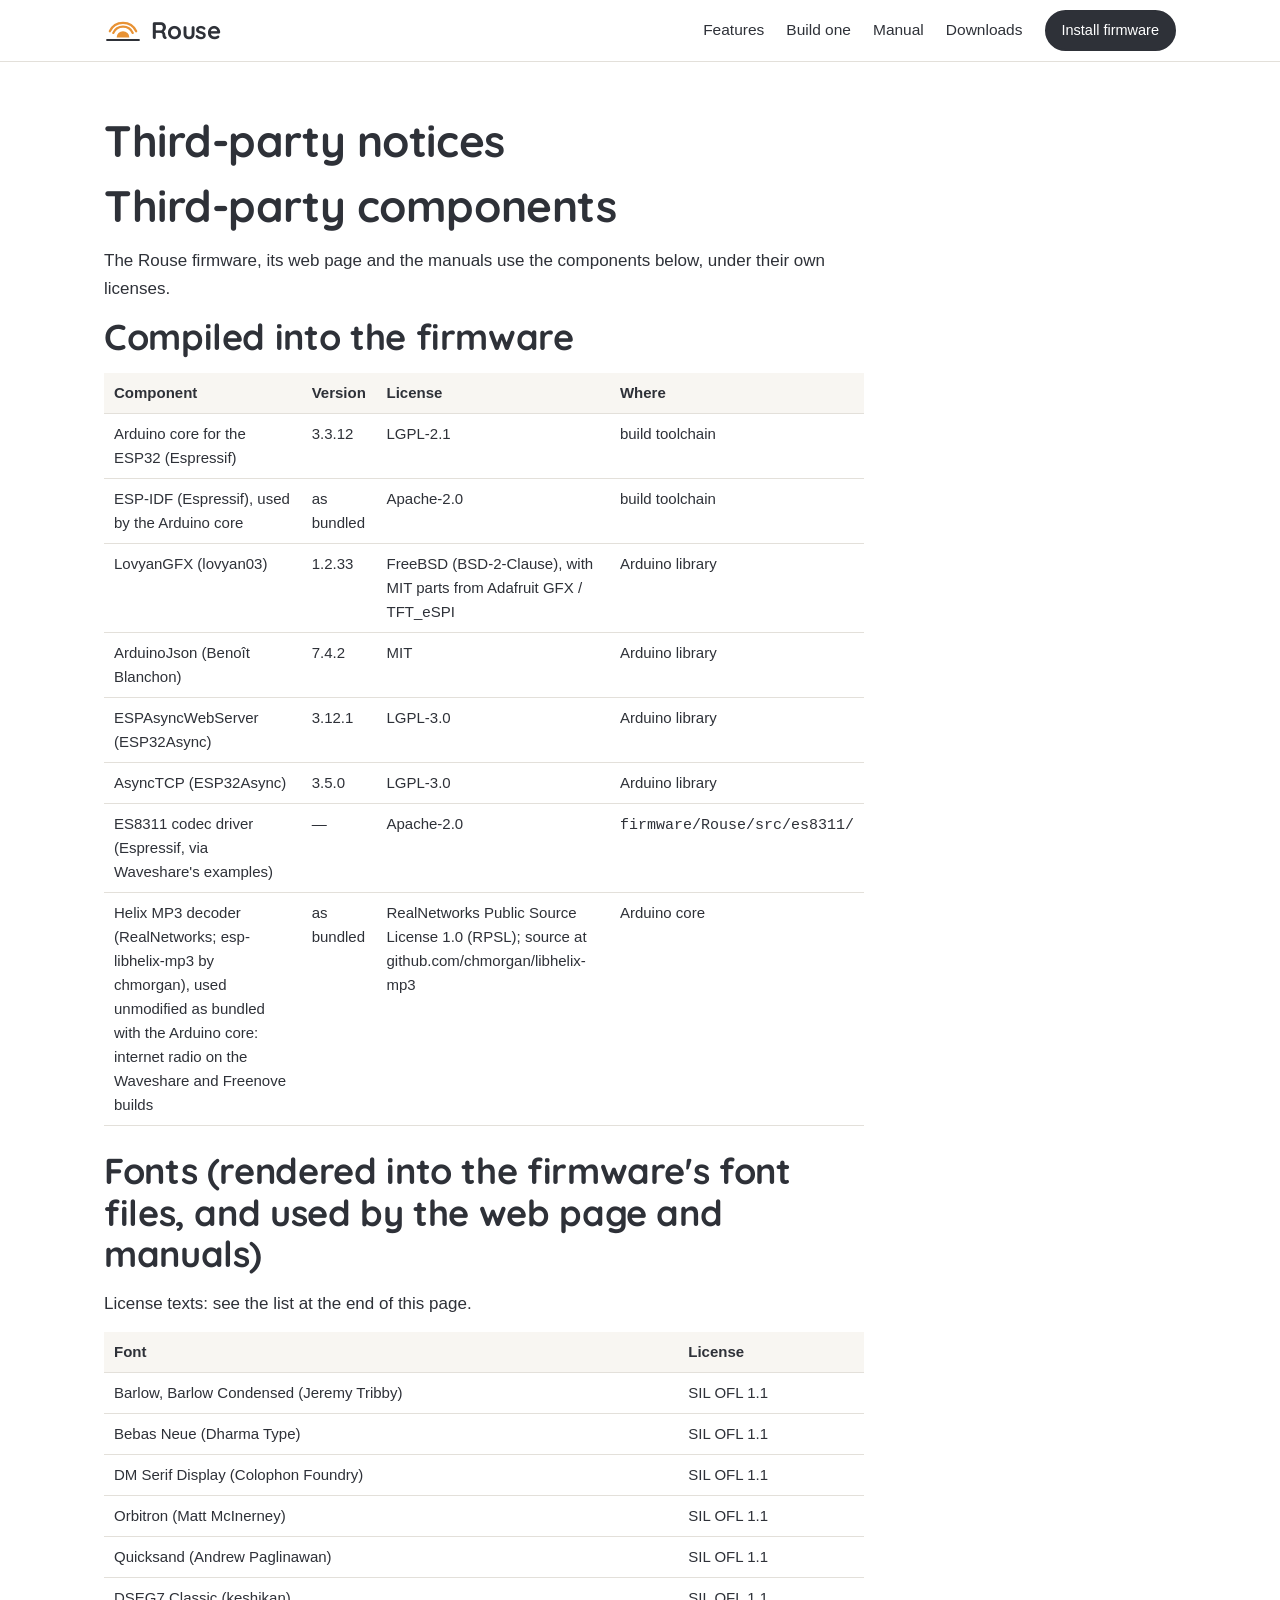
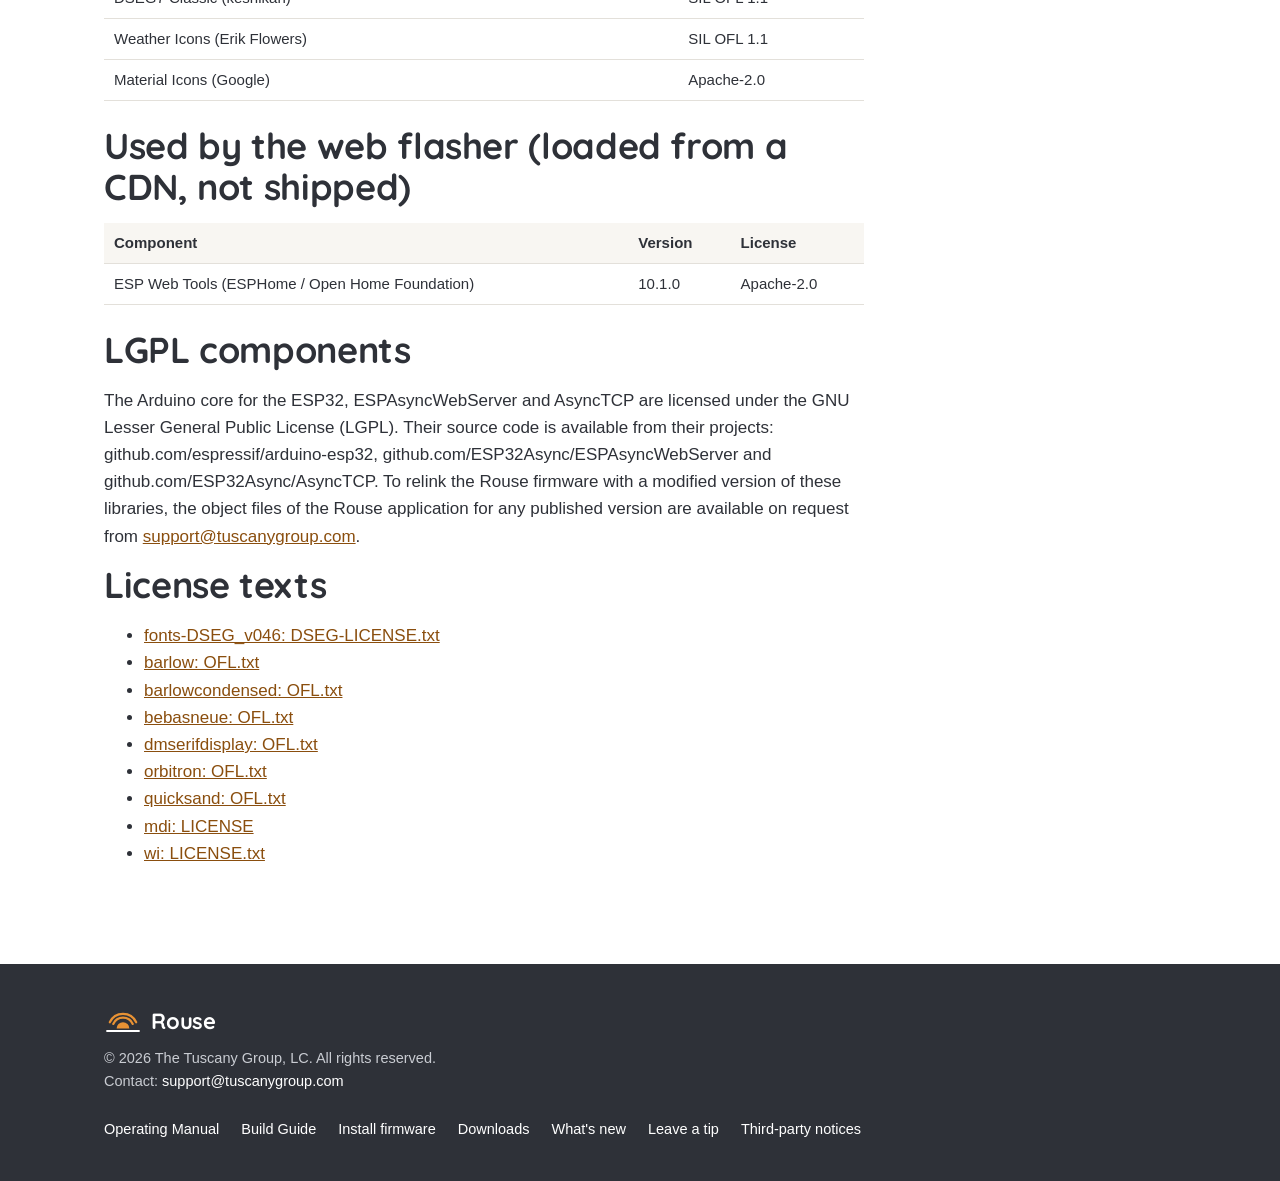
<file: notices/index.html>
<!doctype html>
<html lang="en"><head><meta charset="utf-8"><meta name="viewport" content="width=device-width, initial-scale=1">
<title>Third-party notices · Rouse</title><meta name="theme-color" content="#2E3138">
<link rel="icon" type="image/png" href="../img/icon.png"><link rel="stylesheet" href="../site.css?v=2.0.1"></head>
<body>
<header class="top"><div class="bar"><a class="brand" href="../" aria-label="Rouse home"><svg viewBox="0 0 120 84" aria-hidden="true"><path d="M18.3 44.6 A46 46 0 0 1 101.7 44.6" fill="none" stroke="#E89234" stroke-width="7" stroke-linecap="round"/><path d="M29.2 49.6 A34 34 0 0 1 90.8 49.6" fill="none" stroke="#E89234" stroke-width="7" stroke-linecap="round"/><path d="M40 64 A20 20 0 0 1 80 64 Z" fill="#E89234"/><line x1="10" y1="72" x2="110" y2="72" stroke="currentColor" stroke-width="7" stroke-linecap="round"/></svg><span>Rouse</span></a>
<nav aria-label="Main"><a href="../#features">Features</a><a href="../#build">Build one</a><a href="../manual/">Manual</a>
<a href="../downloads/">Downloads</a><a class="btn small" href="../flasher/">Install firmware</a></nav></div></header>
<main class="page"><div class="wrap">
<div class="notice"><h1>Third-party notices</h1><h1 id="third-party-components">Third-party components</h1>
<p>The Rouse firmware, its web page and the manuals use the components
below, under their own licenses.</p>
<h2 id="compiled-into-the-firmware">Compiled into the firmware</h2>
<table>
<thead>
<tr class="header">
<th>Component</th>
<th>Version</th>
<th>License</th>
<th>Where</th>
</tr>
</thead>
<tbody>
<tr class="odd">
<td>Arduino core for the ESP32 (Espressif)</td>
<td>3.3.12</td>
<td>LGPL-2.1</td>
<td>build toolchain</td>
</tr>
<tr class="even">
<td>ESP-IDF (Espressif), used by the Arduino core</td>
<td>as bundled</td>
<td>Apache-2.0</td>
<td>build toolchain</td>
</tr>
<tr class="odd">
<td>LovyanGFX (lovyan03)</td>
<td>1.2.33</td>
<td>FreeBSD (BSD-2-Clause), with MIT parts from Adafruit GFX /
TFT_eSPI</td>
<td>Arduino library</td>
</tr>
<tr class="even">
<td>ArduinoJson (Benoît Blanchon)</td>
<td>7.4.2</td>
<td>MIT</td>
<td>Arduino library</td>
</tr>
<tr class="odd">
<td>ESPAsyncWebServer (ESP32Async)</td>
<td>3.12.1</td>
<td>LGPL-3.0</td>
<td>Arduino library</td>
</tr>
<tr class="even">
<td>AsyncTCP (ESP32Async)</td>
<td>3.5.0</td>
<td>LGPL-3.0</td>
<td>Arduino library</td>
</tr>
<tr class="odd">
<td>ES8311 codec driver (Espressif, via Waveshare's examples)</td>
<td>—</td>
<td>Apache-2.0</td>
<td><code>firmware/Rouse/src/es8311/</code></td>
</tr>
<tr class="even">
<td>Helix MP3 decoder (RealNetworks; esp-libhelix-mp3 by chmorgan), used
unmodified as bundled with the Arduino core: internet radio on the
Waveshare and Freenove builds</td>
<td>as bundled</td>
<td>RealNetworks Public Source License 1.0 (RPSL); source at
github.com/chmorgan/libhelix-mp3</td>
<td>Arduino core</td>
</tr>
</tbody>
</table>
<h2
id="fonts-rendered-into-the-firmwares-font-files-and-used-by-the-web-page-and-manuals">Fonts
(rendered into the firmware's font files, and used by the web page and
manuals)</h2>
<p>License texts: see the list at the end of this page.</p>
<table>
<thead>
<tr class="header">
<th>Font</th>
<th>License</th>
</tr>
</thead>
<tbody>
<tr class="odd">
<td>Barlow, Barlow Condensed (Jeremy Tribby)</td>
<td>SIL OFL 1.1</td>
</tr>
<tr class="even">
<td>Bebas Neue (Dharma Type)</td>
<td>SIL OFL 1.1</td>
</tr>
<tr class="odd">
<td>DM Serif Display (Colophon Foundry)</td>
<td>SIL OFL 1.1</td>
</tr>
<tr class="even">
<td>Orbitron (Matt McInerney)</td>
<td>SIL OFL 1.1</td>
</tr>
<tr class="odd">
<td>Quicksand (Andrew Paglinawan)</td>
<td>SIL OFL 1.1</td>
</tr>
<tr class="even">
<td>DSEG7 Classic (keshikan)</td>
<td>SIL OFL 1.1</td>
</tr>
<tr class="odd">
<td>Weather Icons (Erik Flowers)</td>
<td>SIL OFL 1.1</td>
</tr>
<tr class="even">
<td>Material Icons (Google)</td>
<td>Apache-2.0</td>
</tr>
</tbody>
</table>
<h2 id="used-by-the-web-flasher-loaded-from-a-cdn-not-shipped">Used by
the web flasher (loaded from a CDN, not shipped)</h2>
<table>
<thead>
<tr class="header">
<th>Component</th>
<th>Version</th>
<th>License</th>
</tr>
</thead>
<tbody>
<tr class="odd">
<td>ESP Web Tools (ESPHome / Open Home Foundation)</td>
<td>10.1.0</td>
<td>Apache-2.0</td>
</tr>
</tbody>
</table>
<h2 id="lgpl-components">LGPL components</h2>
<p>The Arduino core for the ESP32, ESPAsyncWebServer and AsyncTCP are
licensed under the GNU Lesser General Public License (LGPL). Their
source code is available from their projects:
github.com/espressif/arduino-esp32,
github.com/ESP32Async/ESPAsyncWebServer and
github.com/ESP32Async/AsyncTCP. To relink the Rouse firmware with a
modified version of these libraries, the object files of the Rouse
application for any published version are available on request from <a
href="mailto:support@tuscanygroup.com">support@tuscanygroup.com</a>.</p>
<h2>License texts</h2><ul><li><a href="dseg-fonts-dseg-v046-dseg-license-txt.txt">fonts-DSEG_v046: DSEG-LICENSE.txt</a></li><li><a href="gf-ofl-barlow-ofl-txt.txt">barlow: OFL.txt</a></li><li><a href="gf-ofl-barlowcondensed-ofl-txt.txt">barlowcondensed: OFL.txt</a></li><li><a href="gf-ofl-bebasneue-ofl-txt.txt">bebasneue: OFL.txt</a></li><li><a href="gf-ofl-dmserifdisplay-ofl-txt.txt">dmserifdisplay: OFL.txt</a></li><li><a href="gf-ofl-orbitron-ofl-txt.txt">orbitron: OFL.txt</a></li><li><a href="gf-ofl-quicksand-ofl-txt.txt">quicksand: OFL.txt</a></li><li><a href="mdi-license.txt">mdi: LICENSE</a></li><li><a href="wi-license-txt.txt">wi: LICENSE.txt</a></li></ul></div>
</div></main>
<footer class="foot"><div class="wrap foot-grid"><div><a class="brand" href="../"><svg viewBox="0 0 120 84" aria-hidden="true"><path d="M18.3 44.6 A46 46 0 0 1 101.7 44.6" fill="none" stroke="#E89234" stroke-width="7" stroke-linecap="round"/><path d="M29.2 49.6 A34 34 0 0 1 90.8 49.6" fill="none" stroke="#E89234" stroke-width="7" stroke-linecap="round"/><path d="M40 64 A20 20 0 0 1 80 64 Z" fill="#E89234"/><line x1="10" y1="72" x2="110" y2="72" stroke="currentColor" stroke-width="7" stroke-linecap="round"/></svg><span>Rouse</span></a>
<p>© 2026 The Tuscany Group, LC. All rights reserved.</p><p>Contact: <a href="mailto:support@tuscanygroup.com">support@tuscanygroup.com</a></p></div>
<nav aria-label="Footer"><a href="../manual/">Operating Manual</a><a href="../build-guide/">Build Guide</a><a href="../flasher/">Install firmware</a>
<a href="../downloads/">Downloads</a><a href="../whats-new/">What's new</a><a href="https://ko-fi.com/tuscanygroup" data-goatcounter-click="tip" target="_blank" rel="noopener">Leave a tip</a><a href="../notices/">Third-party notices</a></nav></div></footer>
<script data-goatcounter="https://rouseclock.goatcounter.com/count" async src="https://gc.zgo.at/count.js"></script>
</body></html>
</file>
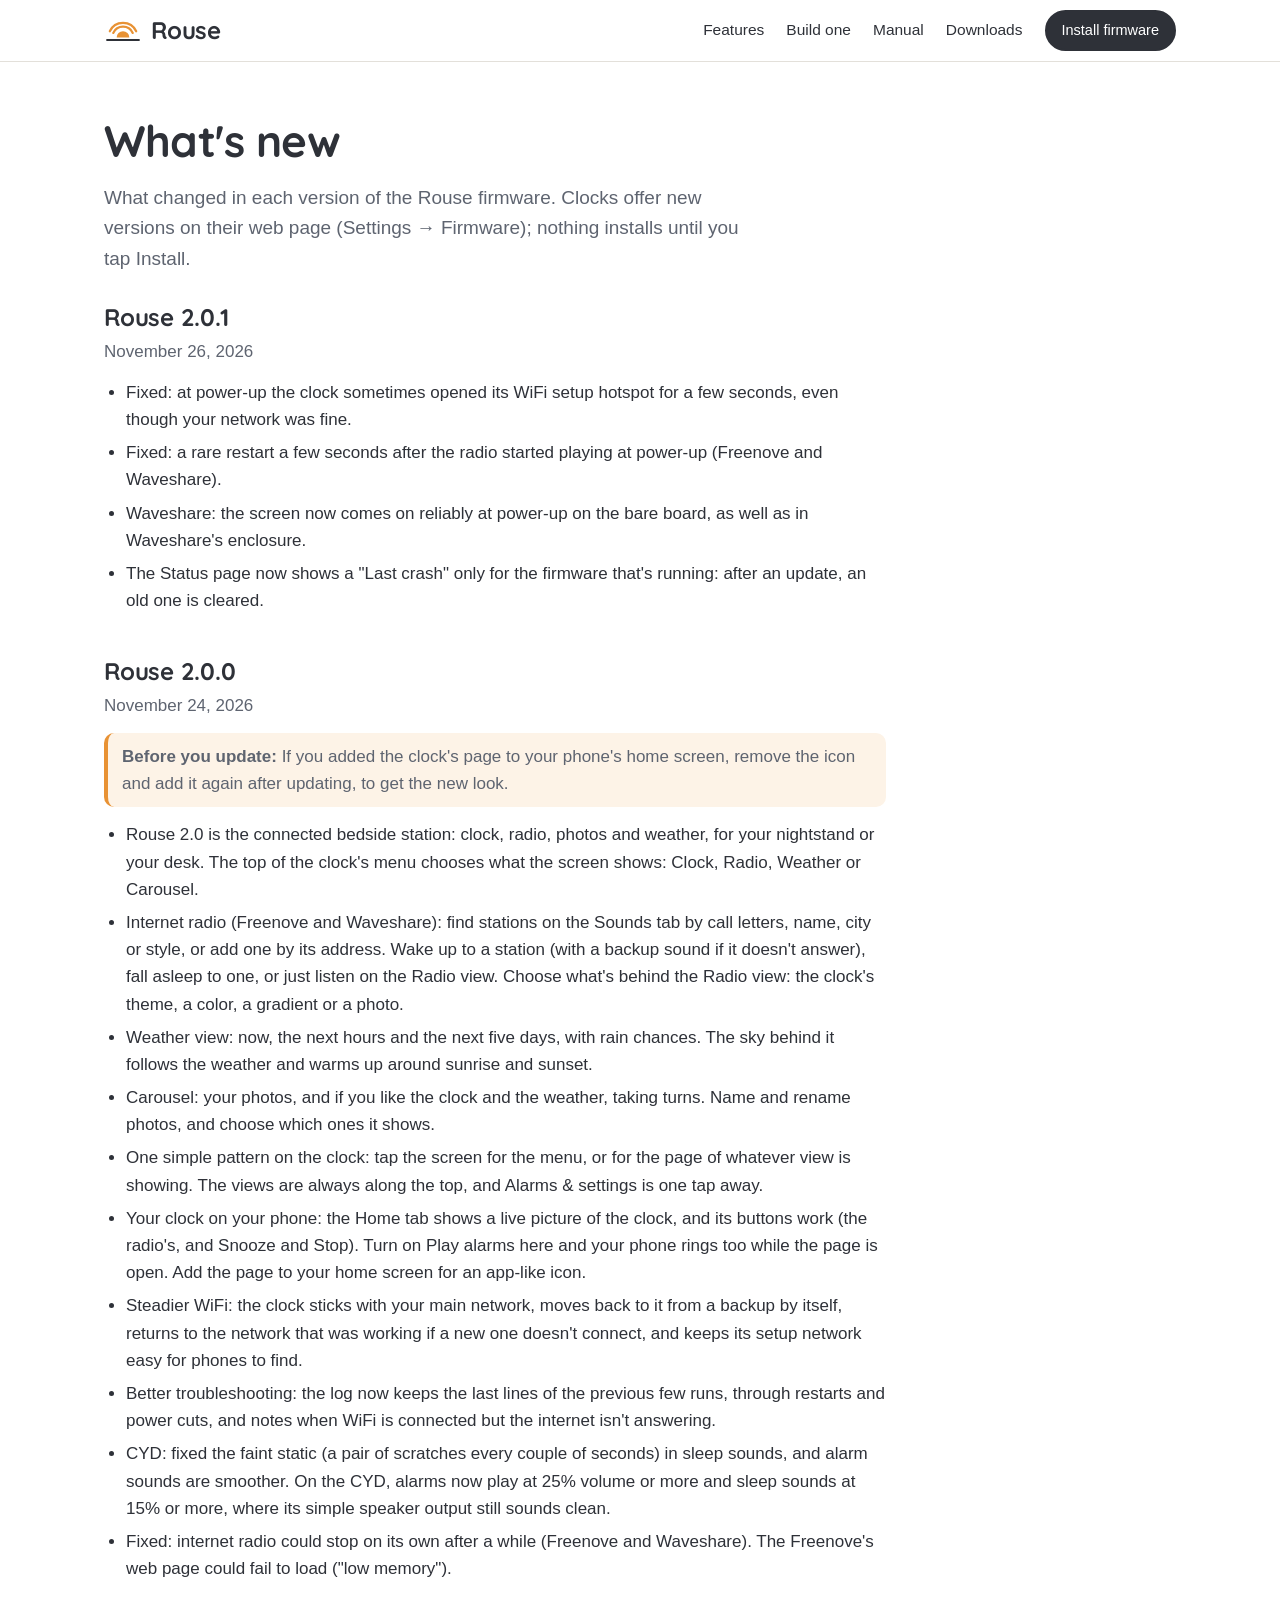
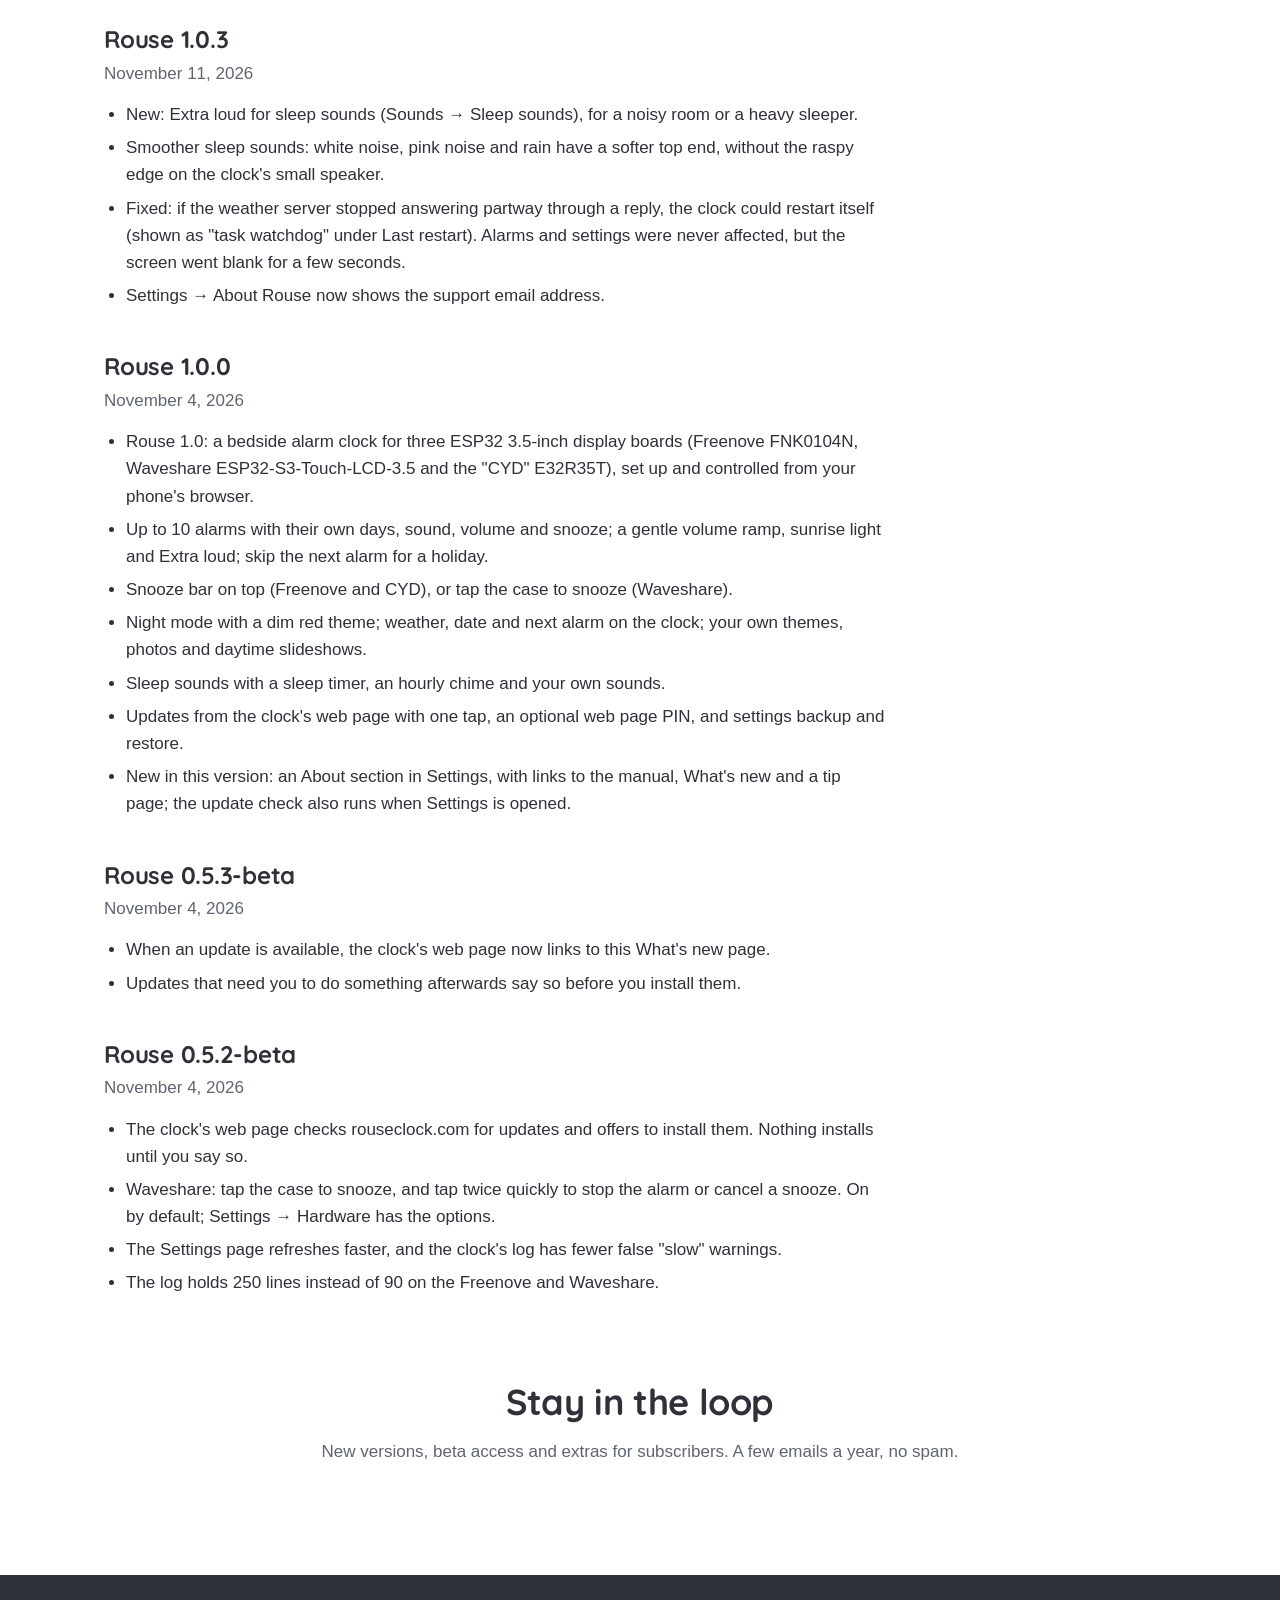
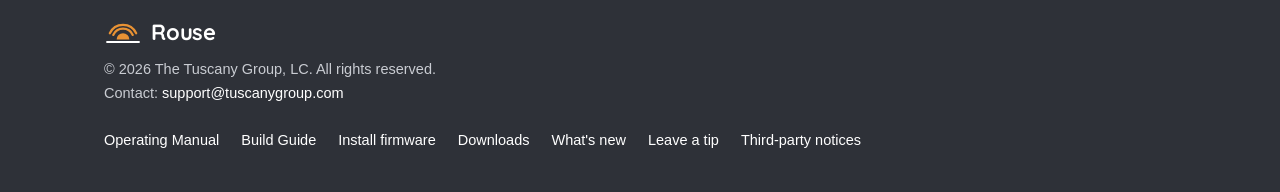
<file: whats-new/index.html>
<!doctype html>
<html lang="en"><head><meta charset="utf-8"><meta name="viewport" content="width=device-width, initial-scale=1">
<title>What's new · Rouse</title><meta name="theme-color" content="#2E3138">
<link rel="icon" type="image/png" href="../img/icon.png"><link rel="stylesheet" href="../site.css?v=2.0.1"></head>
<body>
<header class="top"><div class="bar"><a class="brand" href="../" aria-label="Rouse home"><svg viewBox="0 0 120 84" aria-hidden="true"><path d="M18.3 44.6 A46 46 0 0 1 101.7 44.6" fill="none" stroke="#E89234" stroke-width="7" stroke-linecap="round"/><path d="M29.2 49.6 A34 34 0 0 1 90.8 49.6" fill="none" stroke="#E89234" stroke-width="7" stroke-linecap="round"/><path d="M40 64 A20 20 0 0 1 80 64 Z" fill="#E89234"/><line x1="10" y1="72" x2="110" y2="72" stroke="currentColor" stroke-width="7" stroke-linecap="round"/></svg><span>Rouse</span></a>
<nav aria-label="Main"><a href="../#features">Features</a><a href="../#build">Build one</a><a href="../manual/">Manual</a>
<a href="../downloads/">Downloads</a><a class="btn small" href="../flasher/">Install firmware</a></nav></div></header>
<main class="page"><div class="wrap">
<h1>What's new</h1><p class="lede">What changed in each version of the Rouse firmware. Clocks offer new versions on their web page (Settings → Firmware); nothing installs until you tap Install.</p>
<section class="dl" id="v2-0-1"><h2>Rouse 2.0.1</h2><p>November 26, 2026</p>
<ul class="news"><li>Fixed: at power-up the clock sometimes opened its WiFi setup hotspot for a few seconds, even though your network was fine.</li><li>Fixed: a rare restart a few seconds after the radio started playing at power-up (Freenove and Waveshare).</li><li>Waveshare: the screen now comes on reliably at power-up on the bare board, as well as in Waveshare&#x27;s enclosure.</li><li>The Status page now shows a &quot;Last crash&quot; only for the firmware that&#x27;s running: after an update, an old one is cleared.</li></ul></section>
<section class="dl" id="v2-0-0"><h2>Rouse 2.0.0</h2><p>November 24, 2026</p>
<p class="tip-line"><b>Before you update:</b> If you added the clock&#x27;s page to your phone&#x27;s home screen, remove the icon and add it again after updating, to get the new look.</p>
<ul class="news"><li>Rouse 2.0 is the connected bedside station: clock, radio, photos and weather, for your nightstand or your desk. The top of the clock&#x27;s menu chooses what the screen shows: Clock, Radio, Weather or Carousel.</li><li>Internet radio (Freenove and Waveshare): find stations on the Sounds tab by call letters, name, city or style, or add one by its address. Wake up to a station (with a backup sound if it doesn&#x27;t answer), fall asleep to one, or just listen on the Radio view. Choose what&#x27;s behind the Radio view: the clock&#x27;s theme, a color, a gradient or a photo.</li><li>Weather view: now, the next hours and the next five days, with rain chances. The sky behind it follows the weather and warms up around sunrise and sunset.</li><li>Carousel: your photos, and if you like the clock and the weather, taking turns. Name and rename photos, and choose which ones it shows.</li><li>One simple pattern on the clock: tap the screen for the menu, or for the page of whatever view is showing. The views are always along the top, and Alarms &amp; settings is one tap away.</li><li>Your clock on your phone: the Home tab shows a live picture of the clock, and its buttons work (the radio&#x27;s, and Snooze and Stop). Turn on Play alarms here and your phone rings too while the page is open. Add the page to your home screen for an app-like icon.</li><li>Steadier WiFi: the clock sticks with your main network, moves back to it from a backup by itself, returns to the network that was working if a new one doesn&#x27;t connect, and keeps its setup network easy for phones to find.</li><li>Better troubleshooting: the log now keeps the last lines of the previous few runs, through restarts and power cuts, and notes when WiFi is connected but the internet isn&#x27;t answering.</li><li>CYD: fixed the faint static (a pair of scratches every couple of seconds) in sleep sounds, and alarm sounds are smoother. On the CYD, alarms now play at 25% volume or more and sleep sounds at 15% or more, where its simple speaker output still sounds clean.</li><li>Fixed: internet radio could stop on its own after a while (Freenove and Waveshare). The Freenove&#x27;s web page could fail to load (&quot;low memory&quot;).</li></ul></section>
<section class="dl" id="v1-0-3"><h2>Rouse 1.0.3</h2><p>November 11, 2026</p>
<ul class="news"><li>New: Extra loud for sleep sounds (Sounds → Sleep sounds), for a noisy room or a heavy sleeper.</li><li>Smoother sleep sounds: white noise, pink noise and rain have a softer top end, without the raspy edge on the clock&#x27;s small speaker.</li><li>Fixed: if the weather server stopped answering partway through a reply, the clock could restart itself (shown as &quot;task watchdog&quot; under Last restart). Alarms and settings were never affected, but the screen went blank for a few seconds.</li><li>Settings → About Rouse now shows the support email address.</li></ul></section>
<section class="dl" id="v1-0-0"><h2>Rouse 1.0.0</h2><p>November 4, 2026</p>
<ul class="news"><li>Rouse 1.0: a bedside alarm clock for three ESP32 3.5-inch display boards (Freenove FNK0104N, Waveshare ESP32-S3-Touch-LCD-3.5 and the &quot;CYD&quot; E32R35T), set up and controlled from your phone&#x27;s browser.</li><li>Up to 10 alarms with their own days, sound, volume and snooze; a gentle volume ramp, sunrise light and Extra loud; skip the next alarm for a holiday.</li><li>Snooze bar on top (Freenove and CYD), or tap the case to snooze (Waveshare).</li><li>Night mode with a dim red theme; weather, date and next alarm on the clock; your own themes, photos and daytime slideshows.</li><li>Sleep sounds with a sleep timer, an hourly chime and your own sounds.</li><li>Updates from the clock&#x27;s web page with one tap, an optional web page PIN, and settings backup and restore.</li><li>New in this version: an About section in Settings, with links to the manual, What&#x27;s new and a tip page; the update check also runs when Settings is opened.</li></ul></section>
<section class="dl" id="v0-5-3-beta"><h2>Rouse 0.5.3-beta</h2><p>November 4, 2026</p>
<ul class="news"><li>When an update is available, the clock&#x27;s web page now links to this What&#x27;s new page.</li><li>Updates that need you to do something afterwards say so before you install them.</li></ul></section>
<section class="dl" id="v0-5-2-beta"><h2>Rouse 0.5.2-beta</h2><p>November 4, 2026</p>
<ul class="news"><li>The clock&#x27;s web page checks rouseclock.com for updates and offers to install them. Nothing installs until you say so.</li><li>Waveshare: tap the case to snooze, and tap twice quickly to stop the alarm or cancel a snooze. On by default; Settings → Hardware has the options.</li><li>The Settings page refreshes faster, and the clock&#x27;s log has fewer false &quot;slow&quot; warnings.</li><li>The log holds 250 lines instead of 90 on the Freenove and Waveshare.</li></ul></section>
<section class="signup" id="news"><div class="signup-in"><h2>Stay in the loop</h2><p>New versions, beta access and extras for subscribers. A few emails a year, no spam.</p><div class="signup-form"><script async data-uid="9516b1b4aa" src="https://the-tuscany-group.kit.com/9516b1b4aa/index.js"></script></div></div></section>
</div></main>
<footer class="foot"><div class="wrap foot-grid"><div><a class="brand" href="../"><svg viewBox="0 0 120 84" aria-hidden="true"><path d="M18.3 44.6 A46 46 0 0 1 101.7 44.6" fill="none" stroke="#E89234" stroke-width="7" stroke-linecap="round"/><path d="M29.2 49.6 A34 34 0 0 1 90.8 49.6" fill="none" stroke="#E89234" stroke-width="7" stroke-linecap="round"/><path d="M40 64 A20 20 0 0 1 80 64 Z" fill="#E89234"/><line x1="10" y1="72" x2="110" y2="72" stroke="currentColor" stroke-width="7" stroke-linecap="round"/></svg><span>Rouse</span></a>
<p>© 2026 The Tuscany Group, LC. All rights reserved.</p><p>Contact: <a href="mailto:support@tuscanygroup.com">support@tuscanygroup.com</a></p></div>
<nav aria-label="Footer"><a href="../manual/">Operating Manual</a><a href="../build-guide/">Build Guide</a><a href="../flasher/">Install firmware</a>
<a href="../downloads/">Downloads</a><a href="../whats-new/">What's new</a><a href="https://ko-fi.com/tuscanygroup" data-goatcounter-click="tip" target="_blank" rel="noopener">Leave a tip</a><a href="../notices/">Third-party notices</a></nav></div></footer>
<script data-goatcounter="https://rouseclock.goatcounter.com/count" async src="https://gc.zgo.at/count.js"></script>
</body></html>
</file>
<file: site.css>
/* rouseclock.com: home, downloads and notices pages (the manuals and flasher carry their own styles) */
@font-face { font-family: "Quicksand"; src: url("fonts/Quicksand.ttf") format("truetype"); font-weight: 300 700; font-display: swap; }
:root {
  --ink: #2E3138; --sub: #5E6470; --line: #E3E0DA; --paper: #FFFFFF; --wash: #F8F6F2;
  --amber: #E89234; --amber-ink: #8A4E0E; --amber-wash: #FDF3E7;
  --night: #16181C; --night-ink: #E9E4DC; --night-sub: #A9A39A; --red: #FF5A2A;
  --r: 18px;
}
* { box-sizing: border-box; }
html { scroll-behavior: smooth; scroll-padding-top: 76px; }
body { margin: 0; background: var(--paper); color: var(--ink);
  font: 17px/1.6 Inter, -apple-system, "Segoe UI", Roboto, "Helvetica Neue", Arial, sans-serif; -webkit-font-smoothing: antialiased; }
img { max-width: 100%; height: auto; display: block; }
a { color: var(--amber-ink); }
h1, h2, h3, h4, .brand { font-family: Quicksand, -apple-system, "Segoe UI", sans-serif; letter-spacing: -0.01em; }
h1 { font-size: clamp(38px, 5.4vw, 60px); line-height: 1.06; margin: 0 0 18px; font-weight: 700; }
h2 { font-size: clamp(27px, 3.2vw, 36px); line-height: 1.15; margin: 0 0 16px; font-weight: 700; }
h3 { font-size: 19px; margin: 0 0 6px; font-weight: 700; }
h4 { font-size: 18px; margin: 0 0 6px; }
p { margin: 0 0 14px; }
.wrap { max-width: 1120px; margin: 0 auto; padding: 0 24px; }

/* header */
.top { position: sticky; top: 0; z-index: 10; background: rgba(255,255,255,.92); backdrop-filter: saturate(1.4) blur(10px); border-bottom: 1px solid var(--line); }
.bar { max-width: 1120px; margin: 0 auto; padding: 10px 24px; display: flex; align-items: center; justify-content: space-between; gap: 16px; }
.brand { display: inline-flex; align-items: center; gap: 9px; text-decoration: none; color: var(--ink); font-weight: 700; font-size: 24px; }
.brand svg { width: 38px; height: 27px; flex: none; }
.top nav { display: flex; align-items: center; gap: 22px; }
.top nav a { color: var(--ink); text-decoration: none; font-size: 15.5px; font-weight: 500; }
.top nav a:not(.btn):hover { color: var(--amber-ink); }

/* buttons */
.btn { display: inline-block; background: var(--ink); color: #fff !important; text-decoration: none; font-weight: 600; font-size: 16px;
  padding: 12px 22px; border-radius: 999px; border: 2px solid var(--ink); transition: transform .12s ease, background .12s ease; }
.btn:hover { background: #1f2227; transform: translateY(-1px); }
.btn.ghost { background: transparent; color: var(--ink) !important; }
.btn.ghost:hover { background: var(--wash); }
.btn.small { padding: 7px 15px; font-size: 14.5px; }
.cta { display: flex; flex-wrap: wrap; gap: 12px; margin: 26px 0 14px; }
.cta.center { justify-content: center; margin-top: 34px; }

/* hero */
.hero { background: linear-gradient(180deg, var(--wash), #fff); padding: 64px 0 72px; }
.hero-grid { display: grid; grid-template-columns: 1.05fr 1fr; gap: 48px; align-items: center; }
.eyebrow { text-transform: uppercase; letter-spacing: .12em; font-size: 13px; font-weight: 600; color: var(--amber-ink); margin-bottom: 14px; }
.lede { font-size: 19px; color: var(--sub); max-width: 34em; }
.fine { font-size: 14px; color: var(--sub); }
.hero-photo { margin: 0; }
.hero-photo img { border-radius: var(--r); box-shadow: 0 30px 60px -28px rgba(46,49,56,.45); }

section { padding: 84px 0; }
.features h2 { max-width: 20em; }
.grid3 { display: grid; grid-template-columns: repeat(3, 1fr); gap: 20px; margin-top: 30px; }
.grid3 article { background: var(--wash); border-radius: var(--r); padding: 24px 24px 12px; }
.grid3 article h3::before { content: ""; display: block; width: 26px; height: 4px; border-radius: 2px; background: var(--amber); margin-bottom: 14px; }
.grid3 p { color: var(--sub); font-size: 16px; }

.split { display: grid; grid-template-columns: 1fr 1fr; gap: 56px; align-items: center; }
.split figure { margin: 0; }
.split figure img { border-radius: var(--r); }
.split.rev > :first-child { order: 0; }

.night { background: var(--night); color: var(--night-ink); }
.night p { color: var(--night-sub); }
.night h2 { color: #fff; }
.night h2::after { content: ""; display: block; width: 44px; height: 4px; border-radius: 2px; background: var(--red); margin-top: 14px; }

.video { background: var(--wash); }
.video p { color: var(--sub); }
.video .split { grid-template-columns: auto 1fr; }
.video-frame video { display: block; height: min(640px, 78vh); width: auto; aspect-ratio: 9 / 16; border-radius: 22px; background: var(--night);
  box-shadow: 0 24px 50px -26px rgba(46,49,56,.55); }

.phone p { color: var(--sub); }
.shots { display: flex; gap: 18px; justify-content: center; }
.shots img { width: 46%; max-width: 250px; border-radius: 26px; border: 8px solid var(--ink); background: #fff; box-shadow: 0 24px 50px -26px rgba(46,49,56,.5); }
.shots img:nth-child(2) { margin-top: 44px; }

.screens { background: var(--wash); }
.screen-row { display: grid; grid-template-columns: repeat(3, 1fr); gap: 18px; margin-top: 26px; }
.affiliate { font-size: 13px; color: var(--sub); margin-top: 14px; }
.screen-row figure { margin: 0; }
.screen-row img { border-radius: 10px; border: 6px solid #202227; }
.screen-row figcaption { font-size: 14px; color: var(--sub); margin-top: 8px; text-align: center; }

.build .intro { font-size: 18px; color: var(--sub); max-width: 40em; }
.build .sub { margin-top: 34px; }
.boards { margin-top: 14px; }
.boards article { background: #fff; border: 1px solid var(--line); position: relative; }
.boards article h4::before { display: none; }
.boards .tag { position: absolute; top: -11px; left: 20px; background: var(--amber); color: #fff; font-size: 12px; font-weight: 700;
  letter-spacing: .06em; text-transform: uppercase; padding: 3px 10px; border-radius: 999px; margin: 0; }
.steps { list-style: none; padding: 0; margin: 38px 0 0; display: grid; grid-template-columns: repeat(3, 1fr); gap: 20px; }
.steps li { border-top: 3px solid var(--amber); padding-top: 16px; }
.steps p { color: var(--sub); font-size: 16px; }

.parts { padding-top: 20px; }
.signup { padding: 56px 0; }
.signup-in { max-width: 760px; margin: 0 auto; padding: 0 20px; text-align: center; }
.signup-in p { color: var(--sub); margin: 6px 0 22px; }
.signup-form { display: flex; justify-content: center; }
.signup-form > * { max-width: 100%; }
main .signup { padding: 40px 0 8px; }
.support { background: var(--amber-wash); padding: 56px 0; }
.support-in { display: flex; align-items: center; justify-content: space-between; gap: 28px; flex-wrap: wrap; }
.support h2 { margin-bottom: 8px; }
.support p { color: var(--sub); margin: 0; max-width: 40em; }
.parts p { color: var(--sub); }

/* footer */
.foot { background: var(--ink); color: #C9CCD2; padding: 40px 0; font-size: 14.5px; }
.foot .brand { color: #fff; font-size: 22px; margin-bottom: 8px; }
.foot-grid { display: flex; justify-content: space-between; align-items: flex-start; gap: 24px; flex-wrap: wrap; }
.foot nav { display: flex; flex-wrap: wrap; gap: 8px 22px; }
.foot a { color: #fff; text-decoration: none; }
.foot a:hover { text-decoration: underline; }
.foot p { margin: 0; }

/* downloads and notices pages */
.page { padding: 56px 0 80px; }
.page h1 { font-size: clamp(32px, 4.4vw, 44px); }
.page .lede { margin-bottom: 30px; }
.dl { margin: 0 0 44px; padding: 0; }
.dl h2 { font-size: 24px; margin-bottom: 6px; }
.dl > p { color: var(--sub); max-width: 46em; }
.files { list-style: none; padding: 0; margin: 14px 0 0; border: 1px solid var(--line); border-radius: 14px; overflow: hidden; }
.files li { display: flex; align-items: center; justify-content: space-between; gap: 16px; padding: 14px 18px; border-top: 1px solid var(--line); }
.files li:first-child { border-top: 0; }
.files .name { font-weight: 600; }
.files .what { display: block; font-size: 14.5px; color: var(--sub); font-weight: 400; }
.files .get { flex: none; font-size: 14.5px; font-weight: 600; text-decoration: none; padding: 7px 14px; border-radius: 999px; border: 1.5px solid var(--ink); color: var(--ink); white-space: nowrap; }
.files .get:hover { background: var(--wash); }
.notice { max-width: 760px; }
.notice table { border-collapse: collapse; width: 100%; font-size: 15px; margin: 10px 0 24px; }
.notice th, .notice td { text-align: left; padding: 8px 10px; border-bottom: 1px solid var(--line); vertical-align: top; }
.notice th { background: var(--wash); }

@media (max-width: 900px) {
  .hero-grid, .split, .video .split { grid-template-columns: 1fr; gap: 32px; }
  .video-frame { justify-self: center; width: 100%; max-width: 360px; }
  .video-frame video { width: 100%; height: auto; }
  .split.rev > :first-child { order: 1; }
  .grid3, .steps { grid-template-columns: 1fr 1fr; }
  .screen-row { grid-template-columns: 1fr 1fr; }
  .top nav a:not(.btn) { display: none; }
  section { padding: 60px 0; }
  .hero { padding: 40px 0 52px; }
}
@media (max-width: 600px) {
  .wrap, .bar { padding-left: 16px; padding-right: 16px; }
  .grid3, .steps { grid-template-columns: 1fr; }
  body { font-size: 16.5px; }
  .files li { flex-direction: column; align-items: flex-start; }
}
.news { max-width: 46em; color: var(--ink); padding-left: 22px; margin: 8px 0 0; }
.news li { margin: 6px 0; }
.tip-line { max-width: 46em; background: var(--amber-wash); border-left: 4px solid var(--amber); border-radius: 10px; padding: 10px 14px; }

.banner { display: block; width: 100%; box-sizing: border-box; text-align: center; padding: 9px 16px; font-size: 14px; background: #F2A33A; color: #1A1206; text-decoration: none; }
.banner:hover { background: #F5B35A; }
</file>
